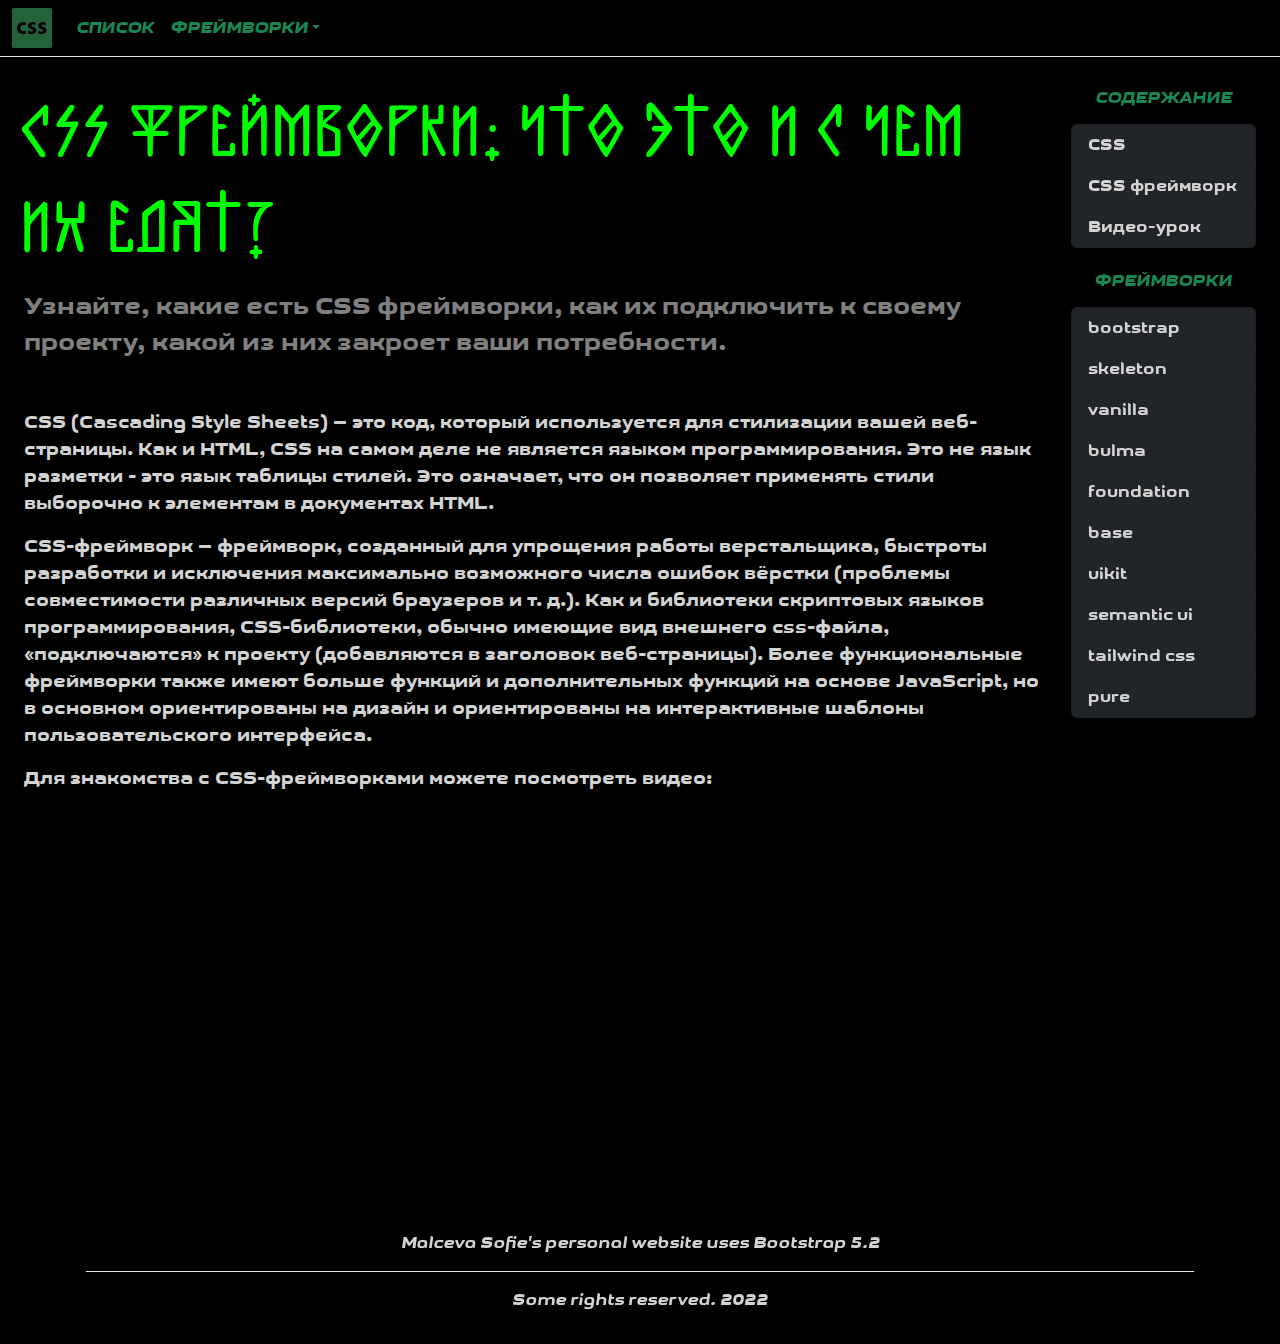
<file: index.html>
<!DOCTYPE html>
<html lang="en">
<head>
	<meta charset="UTF-8">
	<meta name="viewport" content="width=device-width, initial-scale=1.0">
	<title>CSS фреймворки</title>
	<link rel="icon" href="images/icon.png" type="image/png">
	<link rel="stylesheet" href="css/bootstrap.css">
	<link rel="stylesheet" href="css/main.css">
	<link rel="stylesheet" href="css/media.css">
	<style>
		@font-face {
			font-family: headline;
			src: local(headline), url(font/GetVoIP_Grotesque_Italic.ttf);
		}
		@font-face {
			font-family: title;
			src: local(title), url(font/galaktika.ttf);
		}
		@font-face {
			font-family: elements;
			src: local(elements), url(font/GetVoIP_Grotesque.ttf);
		}
	</style>
</head>
<body>
	<header>
		<nav class="navbar navbar-dark navbar-expand-lg border-bottom">
			<div class="container-fluid">
				<div>
					<a href="index.html" class="navbar-brand text-brand"><img class="logo" src="images/logo.png"></a>
				</div>
		  		<button class="navbar-toggler" type="button" data-bs-toggle="collapse" data-bs-target="#navbarSupportedContent" aria-controls="navbarSupportedContent" aria-expanded="false" aria-label="Toggle navigation"><span class="navbar-toggler-icon"></span></button>
		  		<div class="collapse navbar-collapse" id="navbarSupportedContent">
			  		<ul class="navbar-nav me-auto mb-2 mb-lg-0 d-flex">
			  			<li class="nav-item">
				        	<a class="nav-link text-success f-bold f-headline" aria-current="page" href="list.html">СПИСОК</a>
				        </li>
			  			<li class="nav-item dropdown">
				  			<a href="#" class="nav-link dropdown-toggle text-success f-bold f-headline" id="navbarDropdown" role="button" data-bs-toggle="dropdown" aria-expanded="false">ФРЕЙМВОРКИ</a>	
				  			<ul class="dropdown-menu bg-dark">
					  			<li>
					  				<a href="bootstrap.html" class="dropdown-item f-elements text-brand">bootstrap</a>
									<a href="skeleton.html" class="dropdown-item f-elements text-brand">skeleton</a>
					  				<a href="vanilla.html" class="dropdown-item f-elements text-brand">vanilla</a>
					  				<a href="bulma.html" class="dropdown-item f-elements text-brand">bulma</a>
					  				<a href="foundation.html" class="dropdown-item f-elements text-brand">foundation</a>
					  				<a href="base.html" class="dropdown-item f-elements text-brand">base</a>
									<a href="uikit.html" class="dropdown-item f-elements text-brand">uikit</a>
				  					<a href="semantic-ui.html" class="dropdown-item f-elements text-brand">semantic ui</a>
				  					<a href="tailwind-css.html" class="dropdown-item f-elements text-brand">tailwind css</a>
				  					<a href="pure.html" class="dropdown-item f-elements text-brand">pure</a>
				  				</li>
					  		</ul>
					  	</li>
				  	</ul>
		  		</div>
		  	</div>
		</nav>
	</header>
	<div class="container-fluid bd-gutter mt-5 my-md-4 bd-layout">
		<div class="container-fluid">
			<div class="row">
				<div class="col-12 col-xs-12 col-sm-12 col-md-12 col-lg-10 col-xl-10">
				    <main class="bd-main">
				     	<div class="align-items-center justify-content-between d-flex">
				          	<h1 class="bd-title mb-0 text-title f-title" id="content">CSS фреймворки: что это и с чем их едят?</h1>
				    	</div>
				    	<div class="py-2"></div>
				    	<p class="bd-lead text-darkgrey f-24 f-elements">Узнайте, какие есть CSS фреймворки, как их подключить к своему проекту, какой из них закроет ваши потребности.</p>
				    	<div class="py-2 d-none d-mg-block d-sm-block"></div>
				    	<h6 class="text-center d-none d-md-block d-sm-block d-lg-none d-xl-none d-xxl-none text-success f-bold f-headline text-grey"> ОБЗОР СТРАНИЦЫ </h6>
				    	<div class="list-group py-2 d-none d-mg-block d-sm-block d-lg-none d-xl-none d-xxl-none" id="list-tab" role="tablist">
					    	<a href="#css" class="list-group-item list-group-item-action bg-dark f-elements text-grey" role="tab">CSS</a>
					    	<a href="#css-frame" class="list-group-item list-group-item-action bg-dark f-elements text-grey" role="tab">CSS фреймворк</a>
					    	<a href="#video" class="list-group-item list-group-item-action bg-dark f-elements text-grey" role="tab">Видео-урок</a>
					    </div>
					    <div class="py-2"></div>
					    <p class="bd-lead text-grey f-18 f-elements" id="css">CSS (Cascading Style Sheets) — это код, который используется для стилизации вашей веб-страницы. Как и HTML, CSS на самом деле не является языком программирования. Это не язык разметки - это язык таблицы стилей. Это означает, что он позволяет применять стили выборочно к элементам в документах HTML. </p>
					    <p class="bd-lead text-grey f-18 f-elements" id="css-frame">CSS-фреймворк — фреймворк, созданный для упрощения работы верстальщика, быстроты разработки и исключения максимально возможного числа ошибок вёрстки (проблемы совместимости различных версий браузеров и т. д.). Как и библиотеки скриптовых языков программирования, CSS-библиотеки, обычно имеющие вид внешнего css-файла, «подключаются» к проекту (добавляются в заголовок веб-страницы). Более функциональные фреймворки также имеют больше функций и дополнительных функций на основе JavaScript, но в основном ориентированы на дизайн и ориентированы на интерактивные шаблоны пользовательского интерфейса.</p>
					    <p class="bd-lead text-grey f-18 f-elements">Для знакомства с CSS-фреймворками можете посмотреть видео: </p>
					    <div class="video">
					    	<iframe class="video-youtube" src="https://www.youtube.com/embed/1J5aRqJDUv0" title="Что такое CSS фреймворки и зачем они нужны" id="video"></iframe>
					    </div>
				    </main>
			  	</div>
			  	<div class="col-md-3 col-lg-2 col-xl-2 py-2 d-none d-lg-block">
			  		<h6 class="text-center d-none d-lg-block text-success f-bold f-headline text-grey"> СОДЕРЖАНИЕ </h6>
					<div class="list-group py-2 d-none d-md-block" id="list-tab" role="tablist">
				    	<a href="#css" class="list-group-item list-group-item-action bg-dark f-elements text-grey" role="tab">CSS</a>
				    	<a href="#css-frame" class="list-group-item list-group-item-action bg-dark f-elements text-grey" role="tab">CSS фреймворк</a>
				    	<a href="#video" class="list-group-item list-group-item-action bg-dark f-elements text-grey" role="tab">Видео-урок</a>
				    </div>
			  		<div class="py-2"></div>
			  		<h6 class="text-center d-none d-lg-block text-success f-bold f-headline">ФРЕЙМВОРКИ</h6>
					<div class="list-group py-2 d-none d-lg-block" id="list-tab" role="tablist">
				    	<a class="list-group-item list-group-item-action bg-dark f-elements text-grey" href="bootstrap.html" role="tab">bootstrap</a>
				    	<a class="list-group-item list-group-item-action bg-dark f-elements text-grey" href="skeleton.html" role="tab">skeleton</a>
				    	<a class="list-group-item list-group-item-action bg-dark f-elements text-grey" href="vanilla.html" role="tab">vanilla</a>
				    	<a class="list-group-item list-group-item-action bg-dark f-elements text-grey" href="bulma.html" role="tab">bulma</a>
				    	<a class="list-group-item list-group-item-action bg-dark f-elements text-grey" href="foundation.html" role="tab">foundation</a>
				    	<a class="list-group-item list-group-item-action bg-dark f-elements text-grey" href="base.html" role="tab">base</a>
				    	<a class="list-group-item list-group-item-action bg-dark f-elements text-grey" href="uikit.html" role="tab">uikit</a>
				    	<a class="list-group-item list-group-item-action bg-dark f-elements text-grey" href="semantic-ui.html" role="tab">semantic ui</a>
				    	<a class="list-group-item list-group-item-action bg-dark f-elements text-grey" href="tailwind-css.html" role="tab">tailwind css</a>
				    	<a class="list-group-item list-group-item-action bg-dark f-elements text-grey" href="pure.html" role="tab">pure</a>
				    </div>
			  	</div>
			</div>
		</div>
	</div>
	<div class="container-fluid bg-black">
		<footer class="bd-footer py-2 py-md-3 mx-0 mt-4 d-flex bg-black">
			<div class="container py-2 py-md-3 px-4 px-md-3 f-headline">
				<div class="text-center border-bottom pb-3 mb-3 text-grey text-footer">
					Malceva Sofie's personal website uses Bootstrap 5.2</div>
				<div class="text-center text-grey text-footer">Some rights reserved. 2022</div>
			</div>
		</footer>
	</div>
	<script src="js/bootstrap.bundle.js"></script>
</body>
</html>
</file>
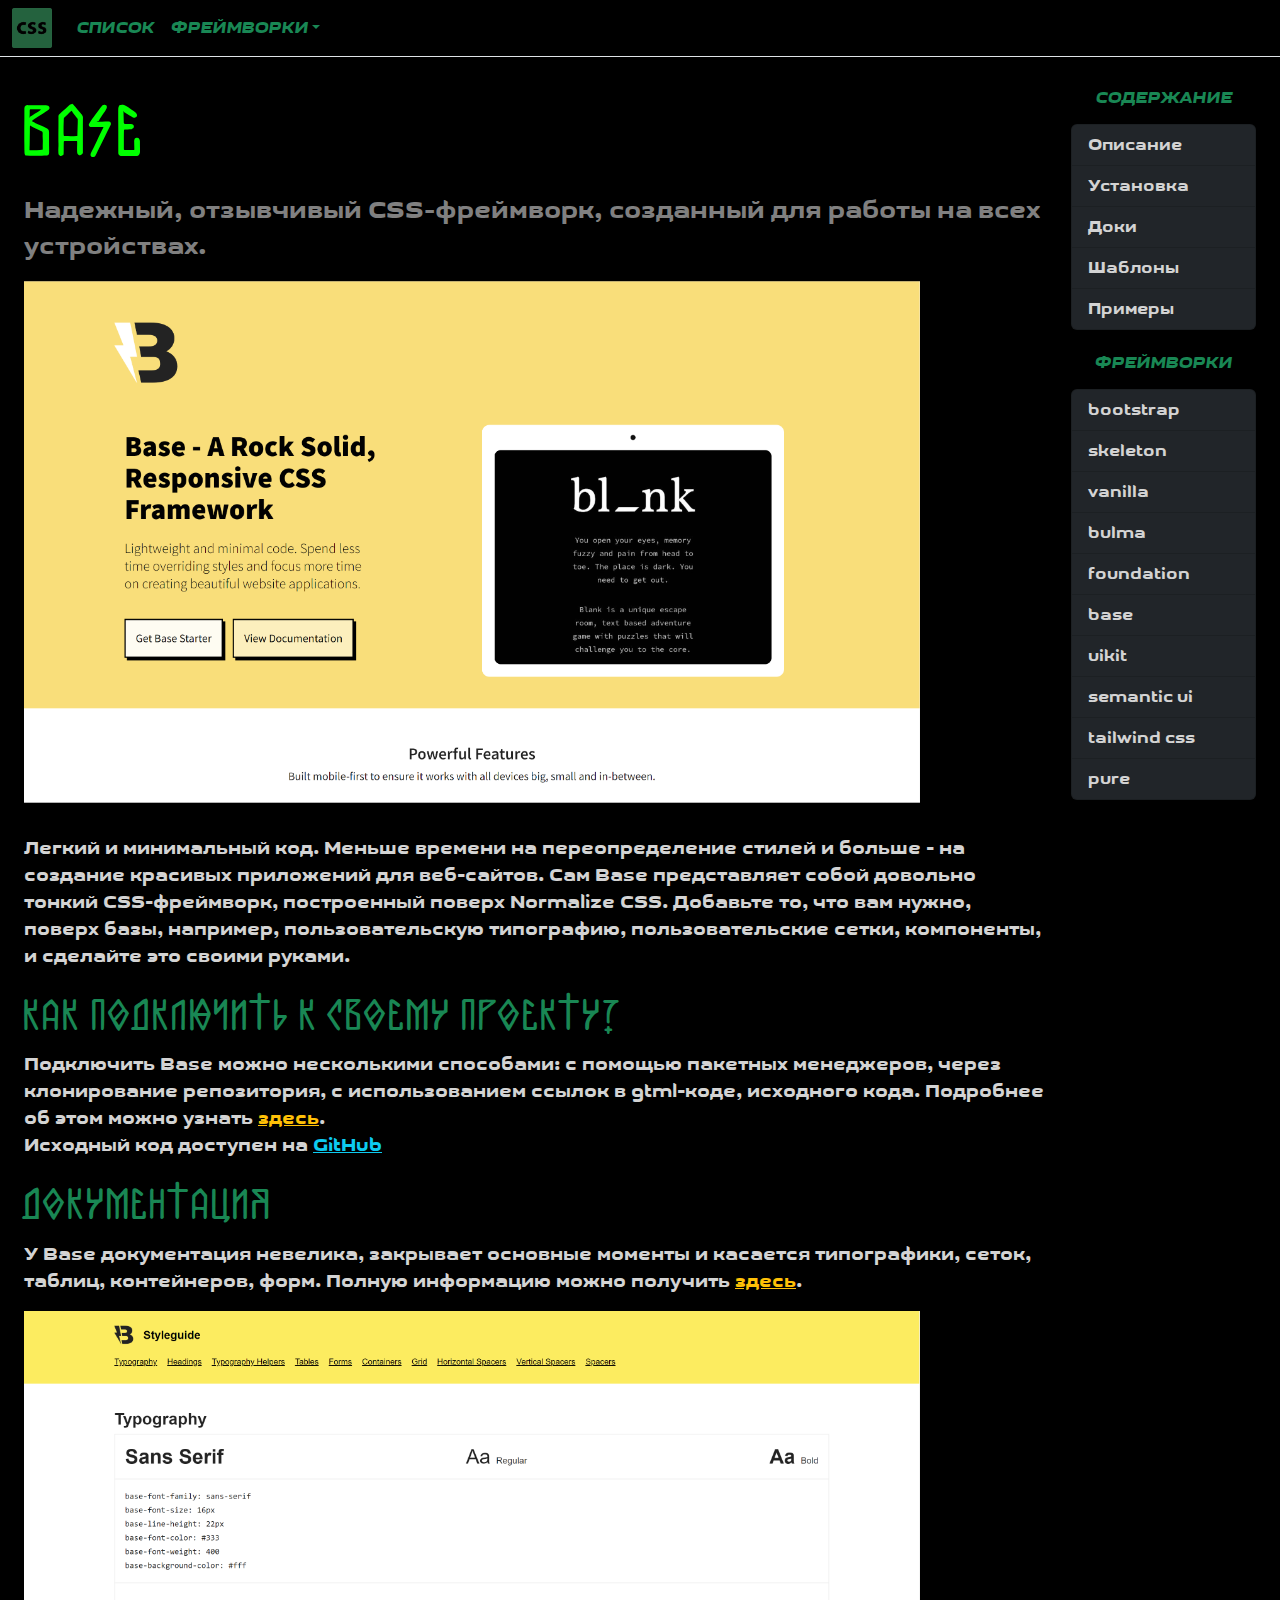
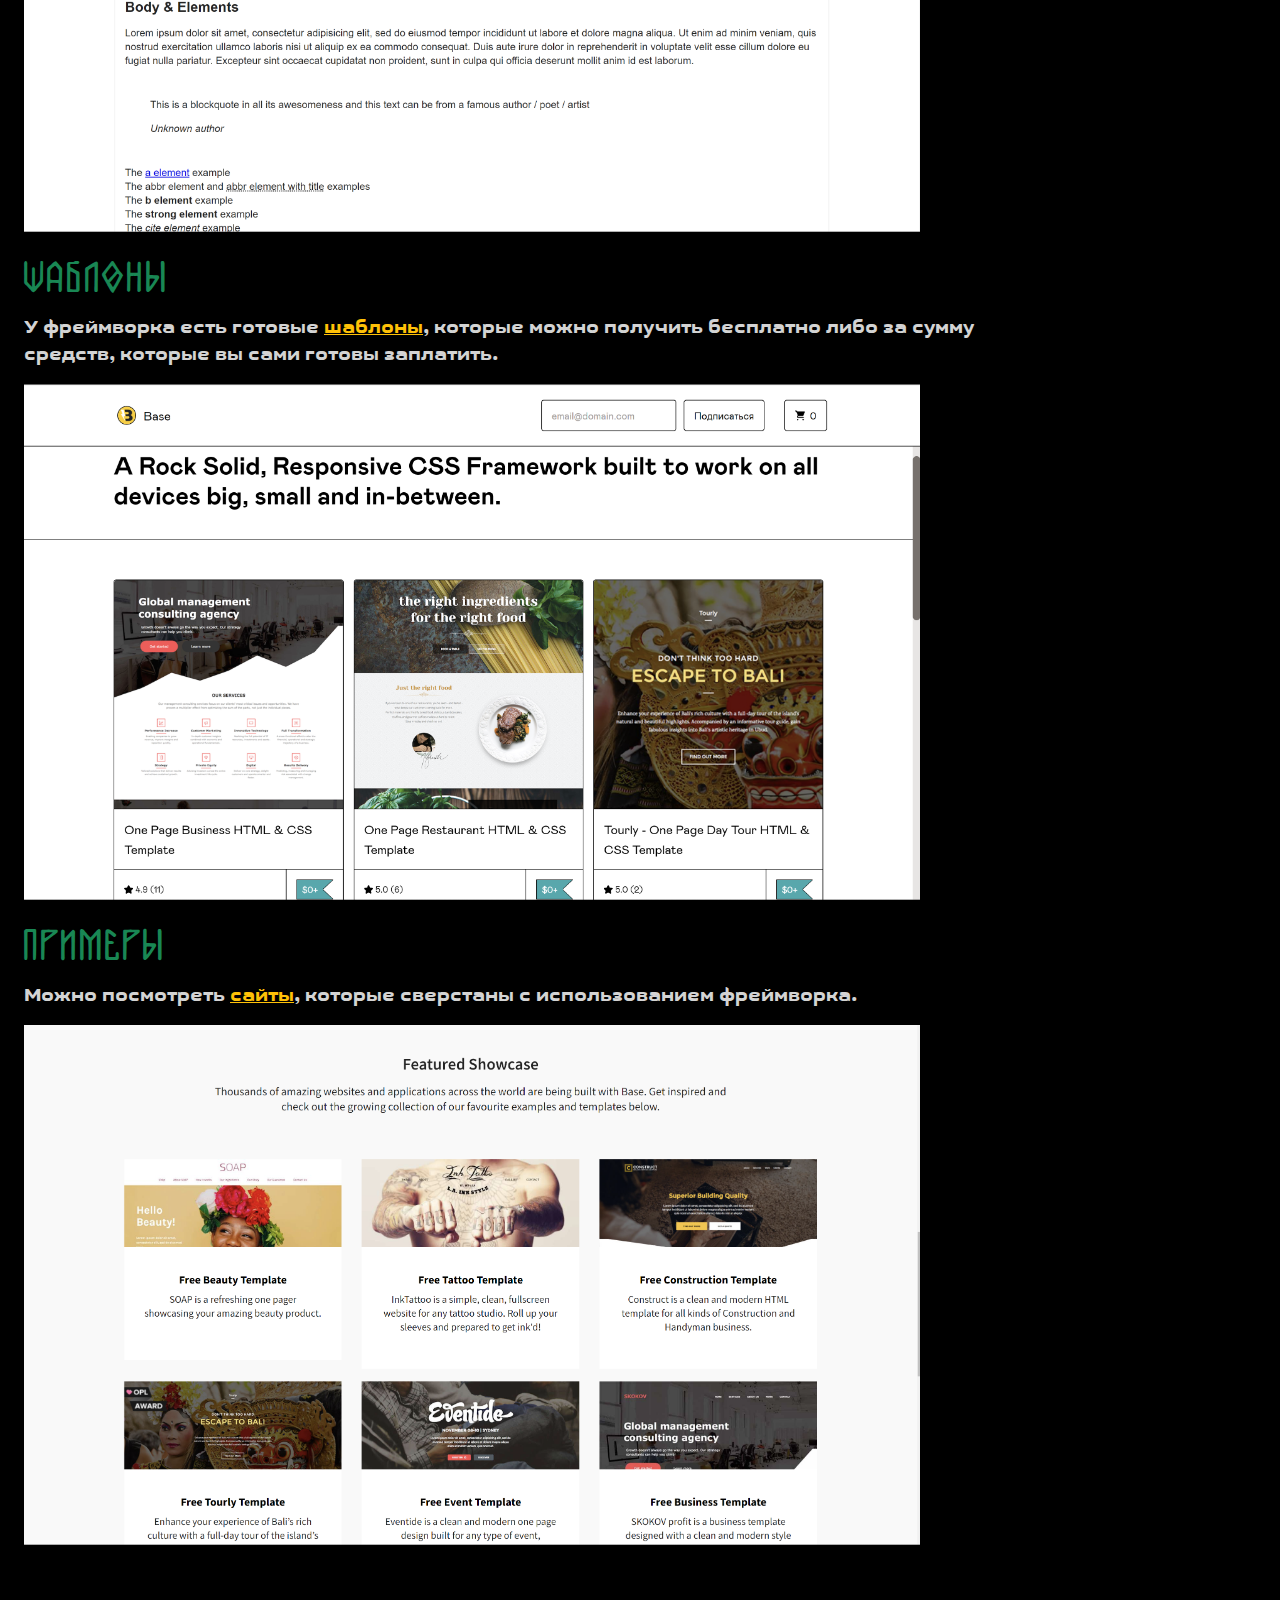
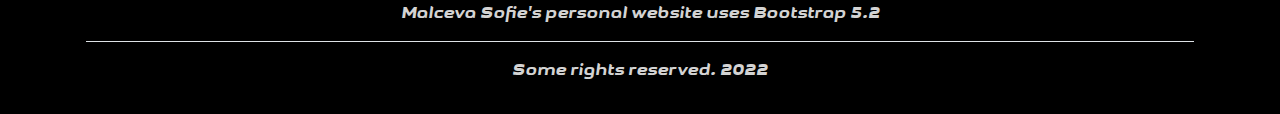
<file: base.html>
<!DOCTYPE html>
<html lang="en">
<head>
	<meta charset="UTF-8">
	<meta name="viewport" content="width=device-width, initial-scale=1.0">
	<title> Фреймворк Base </title>
	<link rel="icon" href="images/icon.png" type="image/png">
	<link rel="stylesheet" href="css/bootstrap.css">
	<link rel="stylesheet" href="css/main.css">
	<link rel="stylesheet" href="css/media.css">
	<style>
		@font-face {
			font-family: headline;
			src: local(headline), url(font/GetVoIP_Grotesque_Italic.ttf);
		}
		@font-face {
			font-family: title;
			src: local(title), url(font/galaktika.ttf);
		}
		@font-face {
			font-family: elements;
			src: local(elements), url(font/GetVoIP_Grotesque.ttf);
		}
	</style>
</head>
<body>
	<header>
		<nav class="navbar navbar-dark navbar-expand-lg border-bottom">
			<div class="container-fluid">
				<div>
					<a href="index.html" class="navbar-brand text-brand"><img class="logo" src="images/logo.png"></a>
				</div>
		  		<button class="navbar-toggler" type="button" data-bs-toggle="collapse" data-bs-target="#navbarSupportedContent" aria-controls="navbarSupportedContent" aria-expanded="false" aria-label="Toggle navigation"><span class="navbar-toggler-icon"></span></button>
		  		<div class="collapse navbar-collapse" id="navbarSupportedContent">
			  		<ul class="navbar-nav me-auto mb-2 mb-lg-0 d-flex">
			  			<li class="nav-item">
				        	<a class="nav-link text-success f-bold f-headline" aria-current="page" href="list.html">СПИСОК</a>
				        </li>
			  			<li class="nav-item dropdown">
				  			<a href="#" class="nav-link dropdown-toggle text-success f-bold f-headline" id="navbarDropdown" role="button" data-bs-toggle="dropdown" aria-expanded="false">ФРЕЙМВОРКИ</a>	
				  			<ul class="dropdown-menu bg-dark">
					  			<li>
					  				<a href="bootstrap.html" class="dropdown-item f-elements text-brand">bootstrap</a>
									<a href="skeleton.html" class="dropdown-item f-elements text-brand">skeleton</a>
					  				<a href="vanilla.html" class="dropdown-item f-elements text-brand">vanilla</a>
					  				<a href="bulma.html" class="dropdown-item f-elements text-brand">bulma</a>
					  				<a href="foundation.html" class="dropdown-item f-elements text-brand">foundation</a>
					  				<a href="base.html" class="dropdown-item f-elements text-brand">base</a>
									<a href="uikit.html" class="dropdown-item f-elements text-brand">uikit</a>
				  					<a href="semantic-ui.html" class="dropdown-item f-elements text-brand">semantic ui</a>
				  					<a href="tailwind-css.html" class="dropdown-item f-elements text-brand">tailwind css</a>
				  					<a href="pure.html" class="dropdown-item f-elements text-brand">pure</a>
				  				</li>
					  		</ul>
					  	</li>
				  	</ul>
		  		</div>
		  	</div>
		</nav>
	</header>
	<div class="container-fluid bd-gutter mt-5 my-md-4 bd-layout">
		<div class="container-fluid">
			<div class="row">
				<div class="col-12 col-xs-12 col-sm-12 col-md-12 col-lg-10 col-xl-10">
				    <main class="bd-main">
				     	<div class="align-items-center justify-content-between d-flex">
				          	<h1 class="bd-title mb-0 text-title f-title" id="content">Base</h1>
				    	</div>
				    	<div class="py-2"></div>
				    	<p class="bd-lead text-darkgrey f-24 f-elements">Надежный, отзывчивый CSS-фреймворк, созданный для работы на всех устройствах.</p>
				    	<a class="link-img-page" href="images/base.png" target="_blank" class=""><img class="img-page" src="images/base.png"></a>
				    	<div class="py-2 d-none d-mg-block d-sm-block"></div>
				    	<h6 class="text-center d-none d-md-block d-sm-block d-lg-none d-xl-none d-xxl-none text-success f-bold f-headline text-grey"> ОБЗОР СТРАНИЦЫ </h6>
				    	<div class="list-group py-2 d-none d-mg-block d-sm-block d-lg-none d-xl-none d-xxl-none" id="list-tab" role="tablist">
					    	<a href="#description" class="list-group-item list-group-item-action bg-dark f-elements text-grey" role="tab">Описание</a>
					    	<a href="#links" class="list-group-item list-group-item-action bg-dark f-elements text-grey" role="tab">Установка</a>
					    	<a href="#docs" class="list-group-item list-group-item-action bg-dark f-elements text-grey" role="tab">Доки</a>
					    	<a href="#templates" class="list-group-item list-group-item-action bg-dark f-elements text-grey" role="tab">Шаблоны</a>
					    	<a href="#examples" class="list-group-item list-group-item-action bg-dark f-elements text-grey" role="tab">Примеры</a>
					    </div>
					    <div class="py-2"></div>
					    <p class="bd-lead text-grey f-18 f-elements" id="description">Легкий и минимальный код. Меньше времени на переопределение стилей и больше - на создание красивых приложений для веб-сайтов. Сам Base представляет собой довольно тонкий CSS-фреймворк, построенный поверх Normalize CSS. Добавьте то, что вам нужно, поверх базы, например, пользовательскую типографию, пользовательские сетки, компоненты, и сделайте это своими руками.</p>
					    <h2 class="text-success f-48 f-title" id="links">Как подключить к своему проекту?</h2>
					    <p class="bd-lead text-grey f-18 f-elements">Подключить Base можно несколькими способами: с помощью пакетных менеджеров, через клонирование репозитория, с использованием ссылок в gtml-коде, исходного кода. Подробнее об этом можно узнать <a class="link-warning" href="https://github.com/getbase/base/blob/master/readme.md#installation">здесь</a>.<br>Исходный код доступен на <a class="link-info" href="https://github.com/getbase/base">GitHub</a></p>
					    <h2 class="text-success f-48 f-title" id="docs">Документация</h2>
					    <p class="bd-lead text-grey f-18 f-elements">У Base документация невелика, закрывает основные моменты и касается типографики, сеток, таблиц, контейнеров, форм. Полную информацию можно получить <a class="link-warning" href="https://unpkg.com/@getbase/base@5.2.0/index.html">здесь</a>.</p>
					    <a class="link-img-page" href="images/base_docs.png" target="_blank" class=""><img class="img-page" src="images/base_docs.png"></a>
					    <div class="py-2"></div>
					    <h2 class="text-success f-48 f-title" id="templates">Шаблоны</h2>
					    <p class="bd-lead text-grey f-18 f-elements">У фреймворка есть готовые <a class="link-warning" href="https://getbase.gumroad.com/">шаблоны</a>, которые можно получить бесплатно либо за сумму средств, которые вы сами готовы заплатить.</p>
					    <a class="link-img-page" href="images/base-templates.png" target="_blank" class=""><img class="img-page" src="images/base-templates.png"></a>
					    <div class="py-2"></div>
					    <h2 class="text-success f-48 f-title" id="examples">Примеры</h2>
					    <p class="bd-lead text-grey f-18 f-elements"> Можно посмотреть <a class="link-warning" href="https://getbase.org/">сайты</a>, которые сверстаны с использованием фреймворка.</p>
					    <a class="link-img-page" href="images/base_examples.png" target="_blank" class=""><img class="img-page" src="images/base_examples.png"></a>
				    </main>
			  	</div>
			  	<div class="col-md-3 col-lg-2 col-xl-2 py-2 d-none d-lg-block">
			  		<h6 class="text-center d-none d-lg-block text-success f-bold f-headline text-grey"> СОДЕРЖАНИЕ </h6>
					<div class="list-group py-2 d-none d-md-block" id="list-tab" role="tablist">
				    	<a href="#description" class="list-group-item list-group-item-action bg-dark f-elements text-grey" role="tab">Описание</a>
				    	<a href="#links" class="list-group-item list-group-item-action bg-dark f-elements text-grey" role="tab">Установка</a>
				    	<a href="#docs" class="list-group-item list-group-item-action bg-dark f-elements text-grey" role="tab">Доки</a>
				    	<a href="#templates" class="list-group-item list-group-item-action bg-dark f-elements text-grey" role="tab">Шаблоны</a>
				    	<a href="#examples" class="list-group-item list-group-item-action bg-dark f-elements text-grey" role="tab">Примеры</a>
				    </div>
			  		<div class="py-2"></div>
			  		<h6 class="text-center d-none d-lg-block text-success f-bold f-headline">ФРЕЙМВОРКИ</h6>
					<div class="list-group py-2 d-none d-lg-block" id="list-tab" role="tablist">
				    	<a class="list-group-item list-group-item-action bg-dark f-elements text-grey" href="bootstrap.html" role="tab">bootstrap</a>
				    	<a class="list-group-item list-group-item-action bg-dark f-elements text-grey" href="skeleton.html" role="tab">skeleton</a>
				    	<a class="list-group-item list-group-item-action bg-dark f-elements text-grey" href="vanilla.html" role="tab">vanilla</a>
				    	<a class="list-group-item list-group-item-action bg-dark f-elements text-grey" href="bulma.html" role="tab">bulma</a>
				    	<a class="list-group-item list-group-item-action bg-dark f-elements text-grey" href="foundation.html" role="tab">foundation</a>
				    	<a class="list-group-item list-group-item-action bg-dark f-elements text-grey" href="base.html" role="tab">base</a>
				    	<a class="list-group-item list-group-item-action bg-dark f-elements text-grey" href="uikit.html" role="tab">uikit</a>
				    	<a class="list-group-item list-group-item-action bg-dark f-elements text-grey" href="semantic-ui.html" role="tab">semantic ui</a>
				    	<a class="list-group-item list-group-item-action bg-dark f-elements text-grey" href="tailwind-css.html" role="tab">tailwind css</a>
				    	<a class="list-group-item list-group-item-action bg-dark f-elements text-grey" href="pure.html" role="tab">pure</a>
				    </div>
			  	</div>
			</div>
		</div>
	</div>
	<div class="container-fluid bg-black">
		<footer class="bd-footer py-2 py-md-3 mx-0 mt-4 d-flex bg-black">
			<div class="container py-2 py-md-3 px-4 px-md-3 f-headline">
				<div class="text-center border-bottom pb-3 mb-3 text-grey text-footer">
					Malceva Sofie's personal website uses Bootstrap 5.2</div>
				<div class="text-center text-grey text-footer">Some rights reserved. 2022</div>
			</div>
		</footer>
	</div>
	<script src="js/bootstrap.bundle.js"></script>
</body>
</html>
</file>
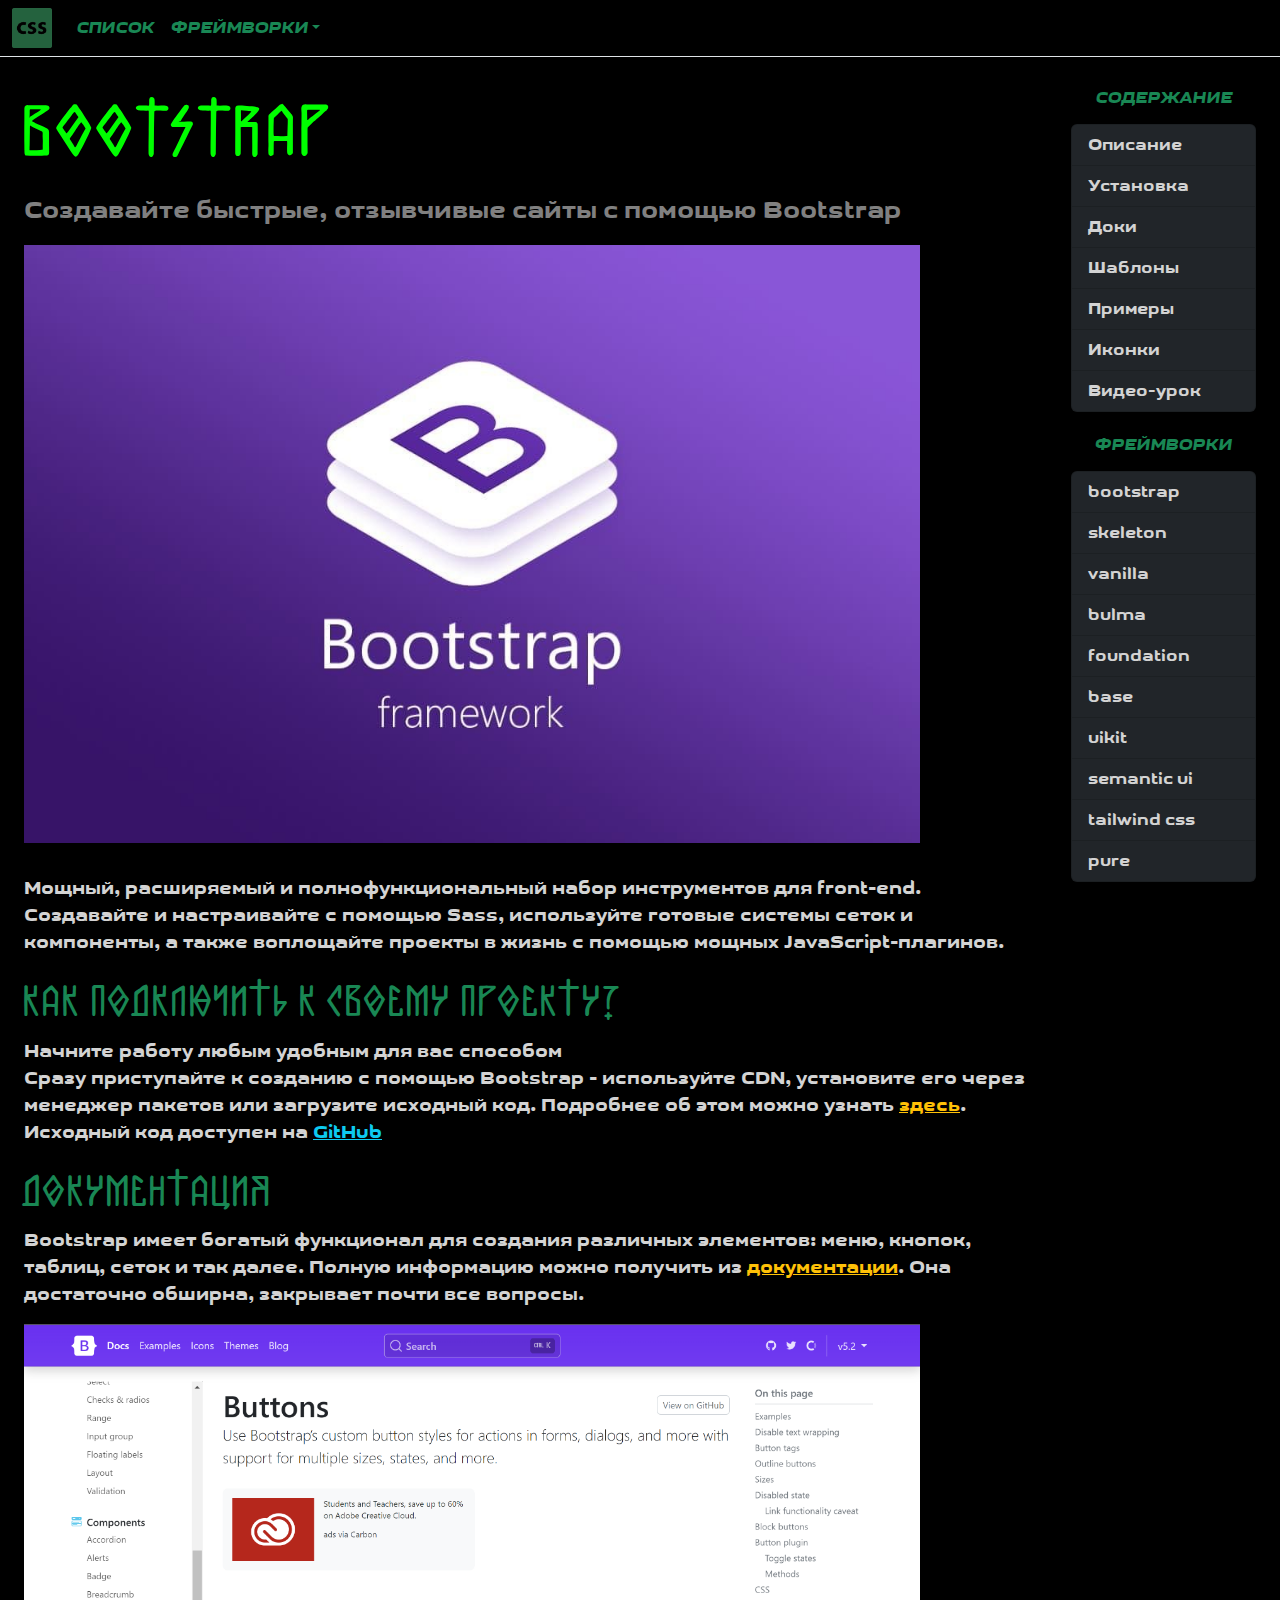
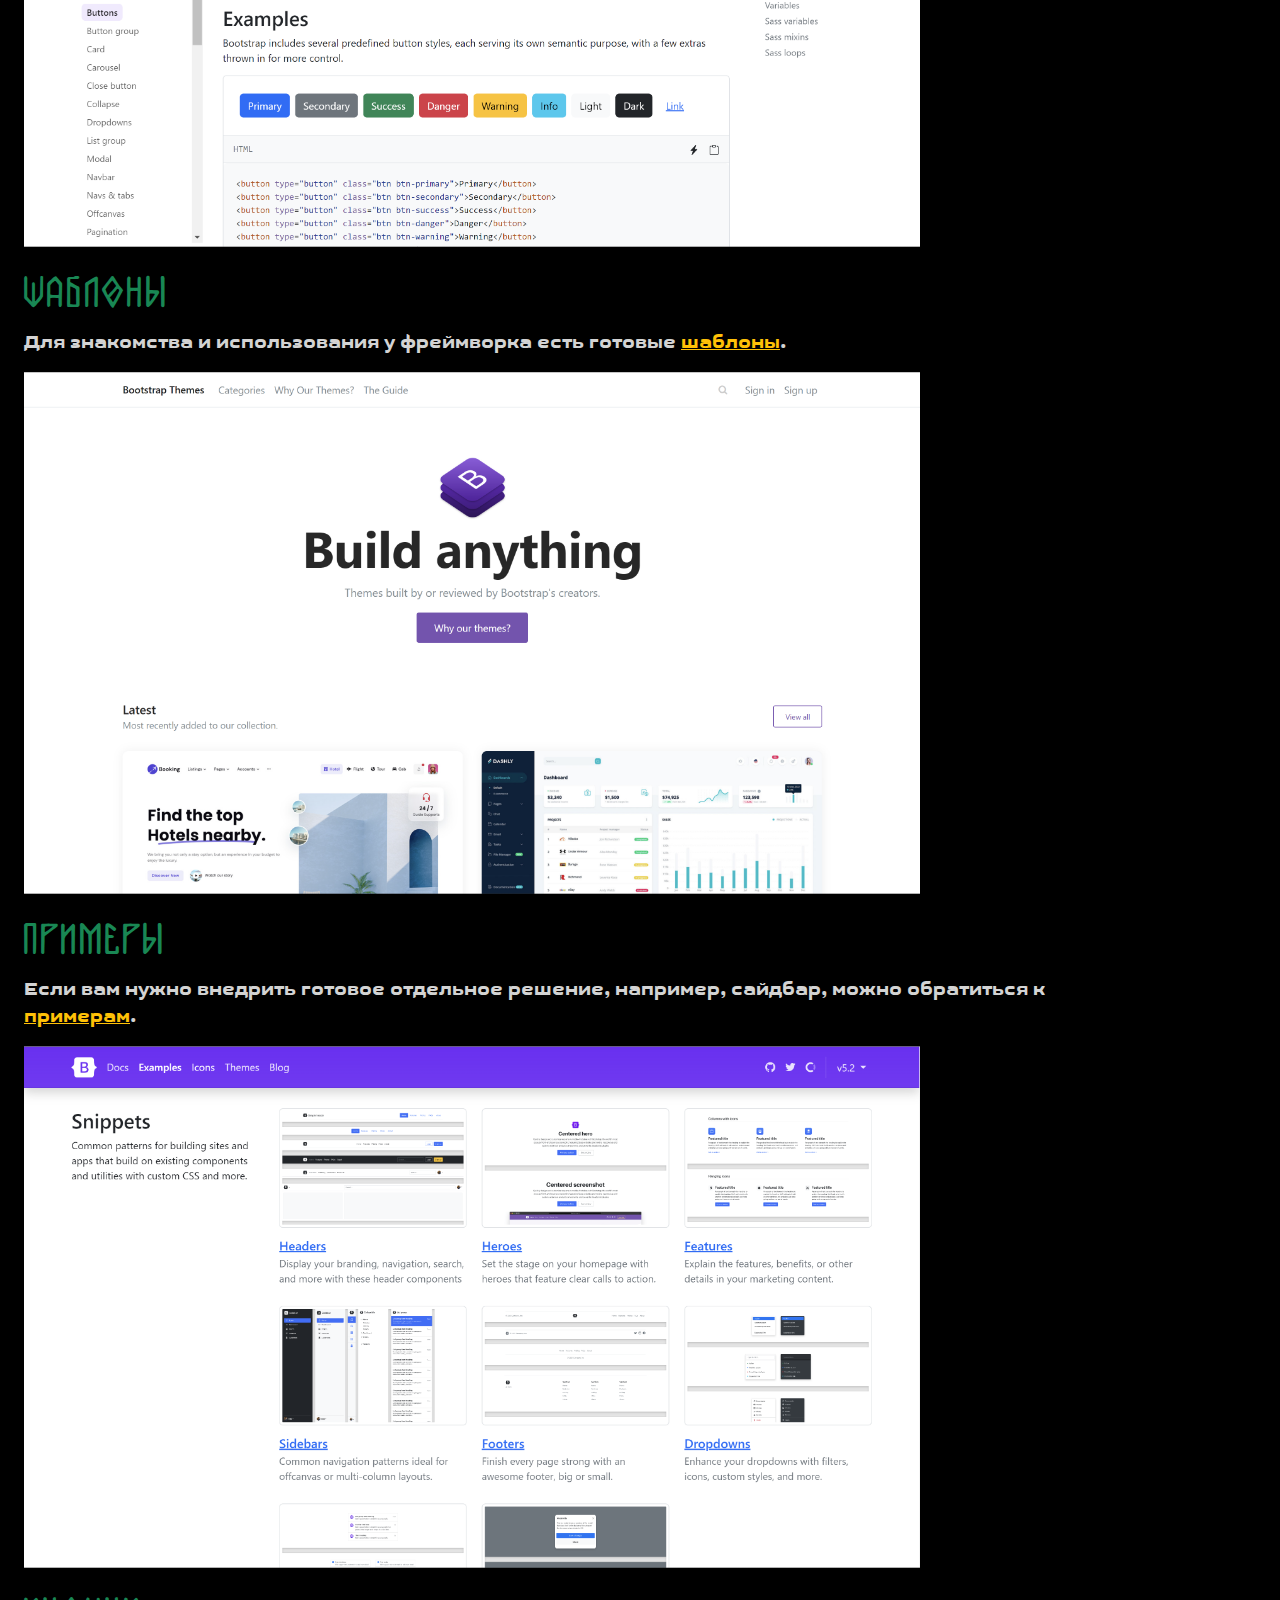
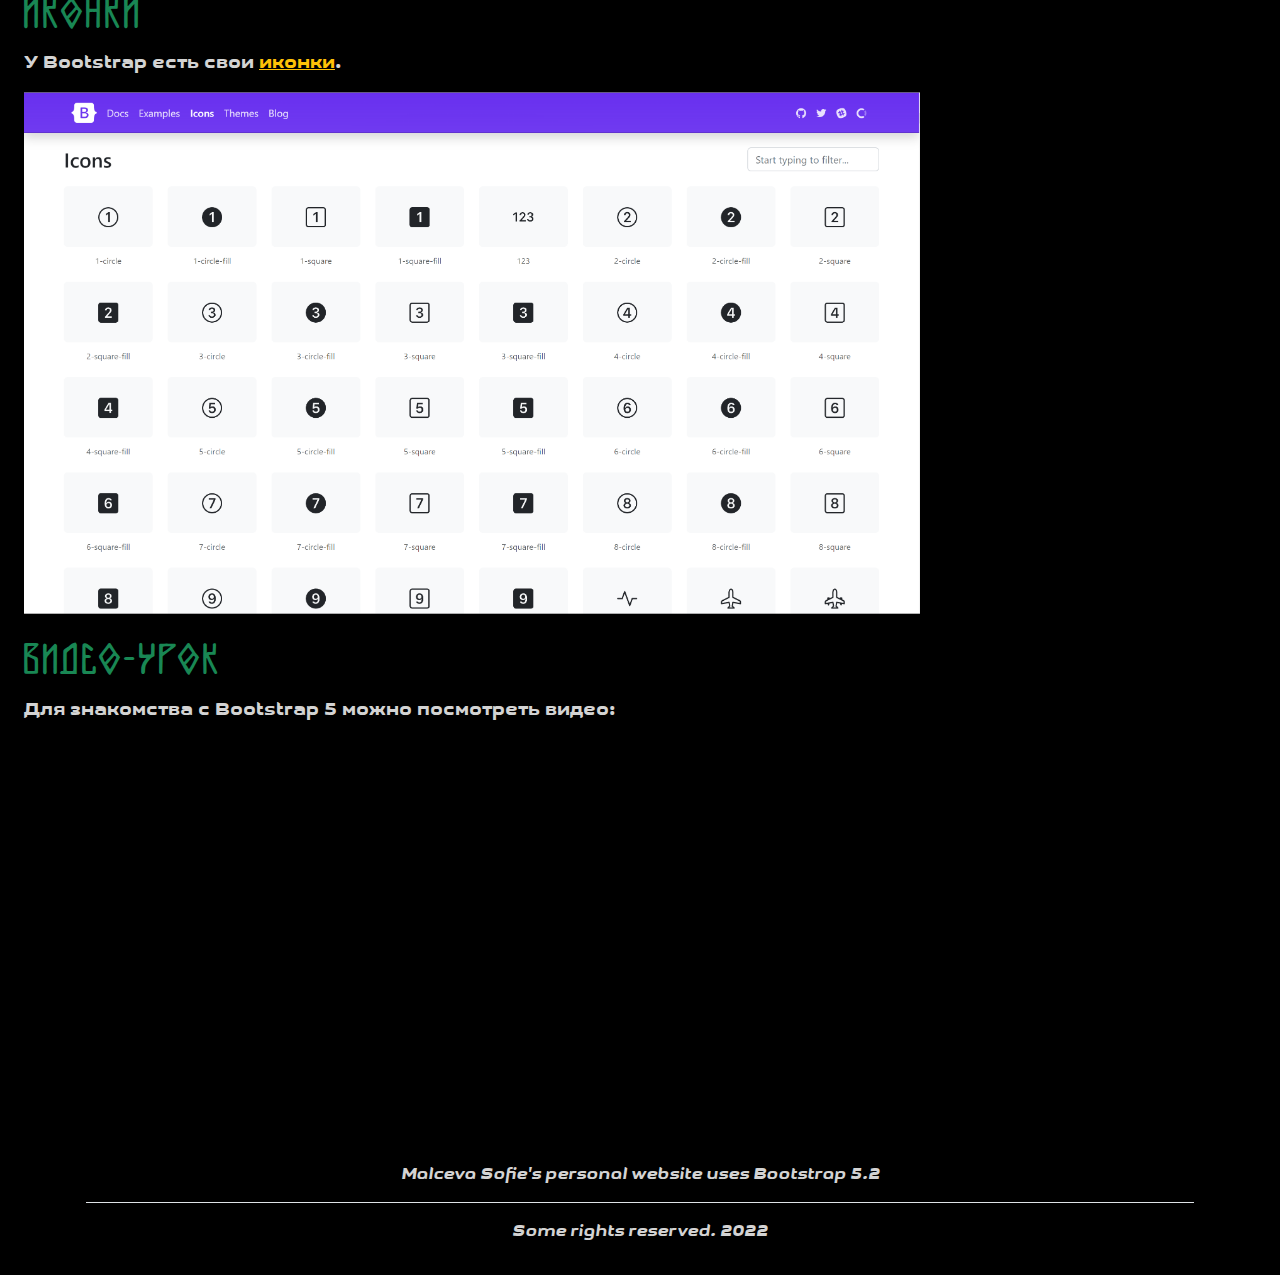
<file: bootstrap.html>
<!DOCTYPE html>
<html lang="en">
<head>
	<meta charset="UTF-8">
	<meta name="viewport" content="width=device-width, initial-scale=1.0">
	<title> Фреймворк Bootstrap </title>
	<link rel="icon" href="images/icon.png" type="image/png">
	<link rel="stylesheet" href="css/bootstrap.css">
	<link rel="stylesheet" href="css/main.css">
	<link rel="stylesheet" href="css/media.css">
	<style>
		@font-face {
			font-family: headline;
			src: local(headline), url(font/GetVoIP_Grotesque_Italic.ttf);
		}
		@font-face {
			font-family: title;
			src: local(title), url(font/galaktika.ttf);
		}
		@font-face {
			font-family: elements;
			src: local(elements), url(font/GetVoIP_Grotesque.ttf);
		}
	</style>
</head>
<body>
	<header>
		<nav class="navbar navbar-dark navbar-expand-lg border-bottom">
			<div class="container-fluid">
				<div>
					<a href="index.html" class="navbar-brand text-brand"><img class="logo" src="images/logo.png"></a>
				</div>
		  		<button class="navbar-toggler" type="button" data-bs-toggle="collapse" data-bs-target="#navbarSupportedContent" aria-controls="navbarSupportedContent" aria-expanded="false" aria-label="Toggle navigation"><span class="navbar-toggler-icon"></span></button>
		  		<div class="collapse navbar-collapse" id="navbarSupportedContent">
			  		<ul class="navbar-nav me-auto mb-2 mb-lg-0 d-flex">
			  			<li class="nav-item">
				        	<a class="nav-link text-success f-bold f-headline" aria-current="page" href="list.html">СПИСОК</a>
				        </li>
			  			<li class="nav-item dropdown">
				  			<a href="#" class="nav-link dropdown-toggle text-success f-bold f-headline" id="navbarDropdown" role="button" data-bs-toggle="dropdown" aria-expanded="false">ФРЕЙМВОРКИ</a>	
				  			<ul class="dropdown-menu bg-dark">
					  			<li>
					  				<a href="bootstrap.html" class="dropdown-item f-elements text-brand">bootstrap</a>
									<a href="skeleton.html" class="dropdown-item f-elements text-brand">skeleton</a>
					  				<a href="vanilla.html" class="dropdown-item f-elements text-brand">vanilla</a>
					  				<a href="bulma.html" class="dropdown-item f-elements text-brand">bulma</a>
					  				<a href="foundation.html" class="dropdown-item f-elements text-brand">foundation</a>
					  				<a href="base.html" class="dropdown-item f-elements text-brand">base</a>
									<a href="uikit.html" class="dropdown-item f-elements text-brand">uikit</a>
				  					<a href="semantic-ui.html" class="dropdown-item f-elements text-brand">semantic ui</a>
				  					<a href="tailwind-css.html" class="dropdown-item f-elements text-brand">tailwind css</a>
				  					<a href="pure.html" class="dropdown-item f-elements text-brand">pure</a>
				  				</li>
					  		</ul>
					  	</li>
				  	</ul>
		  		</div>
		  	</div>
		</nav>
	</header>
	<div class="container-fluid bd-gutter mt-5 my-md-4 bd-layout">
		<div class="container-fluid">
			<div class="row">
				<div class="col-12 col-xs-12 col-sm-12 col-md-12 col-lg-10 col-xl-10">
				    <main class="bd-main">
				     	<div class="align-items-center justify-content-between d-flex">
				          	<h1 class="bd-title mb-0 text-title f-title" id="content">Bootstrap</h1>
				    	</div>
				    	<div class="py-2"></div>
				    	<p class="bd-lead text-darkgrey f-24 f-elements">Создавайте быстрые, отзывчивые сайты с помощью Bootstrap</p>
				    	<a class="link-img-page" href="images/bootstrap.jpg" target="_blank" class=""><img class="img-page" src="images/bootstrap.jpg"></a>
				    	<div class="py-2 d-none d-mg-block d-sm-block"></div>
				    	<h6 class="text-center d-none d-md-block d-sm-block d-lg-none d-xl-none d-xxl-none text-success f-bold f-headline text-grey"> ОБЗОР СТРАНИЦЫ </h6>
				    	<div class="list-group py-2 d-none d-mg-block d-sm-block d-lg-none d-xl-none d-xxl-none" id="list-tab" role="tablist">
					    	<a href="#description" class="list-group-item list-group-item-action bg-dark f-elements text-grey" role="tab">Описание</a>
					    	<a href="#links" class="list-group-item list-group-item-action bg-dark f-elements text-grey" role="tab">Установка</a>
					    	<a href="#docs" class="list-group-item list-group-item-action bg-dark f-elements text-grey" role="tab">Доки</a>
					    	<a href="#templates" class="list-group-item list-group-item-action bg-dark f-elements text-grey" role="tab">Шаблоны</a>
					    	<a href="#examples" class="list-group-item list-group-item-action bg-dark f-elements text-grey" role="tab">Примеры</a>
					    	<a href="#icons" class="list-group-item list-group-item-action bg-dark f-elements text-grey" role="tab">Иконки</a>
					    	<a href="#video" class="list-group-item list-group-item-action bg-dark f-elements text-grey" role="tab">Видео-урок</a>
					    </div>
					    <div class="py-2"></div>
					    <p class="bd-lead text-grey f-18 f-elements" id="description">Мощный, расширяемый и полнофункциональный набор инструментов для front-end. Создавайте и настраивайте с помощью Sass, используйте готовые системы сеток и компоненты, а также воплощайте проекты в жизнь с помощью мощных JavaScript-плагинов.</p>
					    <h2 class="text-success f-48 f-title" id="links">Как подключить к своему проекту?</h2>
					    <p class="bd-lead text-grey f-18 f-elements">Начните работу любым удобным для вас способом<br>Сразу приступайте к созданию с помощью Bootstrap - используйте CDN, установите его через менеджер пакетов или загрузите исходный код. Подробнее об этом можно узнать <a class="link-warning" href="https://getbootstrap.com/docs/5.2/getting-started/download/">здесь</a>.<br>Исходный код доступен на <a class="link-info" href="https://github.com/twbs/bootstrap">GitHub</a></p>
					    <h2 class="text-success f-48 f-title" id="docs">Документация</h2>
					    <p class="bd-lead text-grey f-18 f-elements">Bootstrap имеет богатый функционал для создания различных элементов: меню, кнопок, таблиц, сеток и так далее. Полную информацию можно получить из <a class="link-warning" href="https://getbootstrap.com/docs/5.2/getting-started/introduction/">документации</a>. Она достаточно обширна, закрывает почти все вопросы.</p>
					    <a class="link-img-page" href="images/bootstrap_docs.png" target="_blank" class=""><img class="img-page" src="images/bootstrap_docs.png"></a>
					    <div class="py-2"></div>
					    <h2 class="text-success f-48 f-title" id="templates">Шаблоны</h2>
					    <p class="bd-lead text-grey f-18 f-elements">Для знакомства и использования у фреймворка есть готовые <a class="link-warning" href="https://themes.getbootstrap.com/">шаблоны</a>.</p>
					    <a class="link-img-page" href="images/bootstrap_themes.png" target="_blank" class=""><img class="img-page" src="images/bootstrap_themes.png"></a>
					    <div class="py-2"></div>
					    <h2 class="text-success f-48 f-title" id="examples">Примеры</h2>
					    <p class="bd-lead text-grey f-18 f-elements">Если вам нужно внедрить готовое отдельное решение, например, сайдбар, можно обратиться к <a class="link-warning" href="https://getbootstrap.com/docs/5.2/examples/">примерам</a>.</p>
					    <a class="link-img-page" href="images/bootstrap_examples.png" target="_blank" class=""><img class="img-page" src="images/bootstrap_examples.png"></a>
					    <div class="py-2"></div>
					    <h2 class="text-success f-48 f-title" id="icons">Иконки</h2>
					    <p class="bd-lead text-grey f-18 f-elements">У Bootstrap есть свои <a class="link-warning" href="https://icons.getbootstrap.com/">иконки</a>.</p>
					    <a class="link-img-page" href="images/bootstrap_icons.png" target="_blank" class=""><img class="img-page" src="images/bootstrap_icons.png"></a>
					    <div class="py-2"></div>
					    <h2 class="text-success f-48 f-title" id="video">Видео-урок</h2>
					    <p class="bd-lead text-grey f-18 f-elements">Для знакомства с Bootstrap 5 можно посмотреть видео: </p>
					    <div class="video">
					    	<iframe class="video-youtube" src="https://www.youtube.com/embed/7EKg_IgTztU" id="video"></iframe>
					    </div>
				    </main>
			  	</div>
			  	<div class="col-md-3 col-lg-2 col-xl-2 py-2 d-none d-lg-block">
			  		<h6 class="text-center d-none d-lg-block text-success f-bold f-headline text-grey"> СОДЕРЖАНИЕ </h6>
					<div class="list-group py-2 d-none d-md-block" id="list-tab" role="tablist">
				    	<a href="#description" class="list-group-item list-group-item-action bg-dark f-elements text-grey" role="tab">Описание</a>
				    	<a href="#links" class="list-group-item list-group-item-action bg-dark f-elements text-grey" role="tab">Установка</a>
				    	<a href="#docs" class="list-group-item list-group-item-action bg-dark f-elements text-grey" role="tab">Доки</a>
				    	<a href="#templates" class="list-group-item list-group-item-action bg-dark f-elements text-grey" role="tab">Шаблоны</a>
				    	<a href="#examples" class="list-group-item list-group-item-action bg-dark f-elements text-grey" role="tab">Примеры</a>
				    	<a href="#icons" class="list-group-item list-group-item-action bg-dark f-elements text-grey" role="tab">Иконки</a>
				    	<a href="#video" class="list-group-item list-group-item-action bg-dark f-elements text-grey" role="tab">Видео-урок</a>
				    </div>
			  		<div class="py-2"></div>
			  		<h6 class="text-center d-none d-lg-block text-success f-bold f-headline">ФРЕЙМВОРКИ</h6>
					<div class="list-group py-2 d-none d-lg-block" id="list-tab" role="tablist">
				    	<a class="list-group-item list-group-item-action bg-dark f-elements text-grey" href="bootstrap.html" role="tab">bootstrap</a>
				    	<a class="list-group-item list-group-item-action bg-dark f-elements text-grey" href="skeleton.html" role="tab">skeleton</a>
				    	<a class="list-group-item list-group-item-action bg-dark f-elements text-grey" href="vanilla.html" role="tab">vanilla</a>
				    	<a class="list-group-item list-group-item-action bg-dark f-elements text-grey" href="bulma.html" role="tab">bulma</a>
				    	<a class="list-group-item list-group-item-action bg-dark f-elements text-grey" href="foundation.html" role="tab">foundation</a>
				    	<a class="list-group-item list-group-item-action bg-dark f-elements text-grey" href="base.html" role="tab">base</a>
				    	<a class="list-group-item list-group-item-action bg-dark f-elements text-grey" href="uikit.html" role="tab">uikit</a>
				    	<a class="list-group-item list-group-item-action bg-dark f-elements text-grey" href="semantic-ui.html" role="tab">semantic ui</a>
				    	<a class="list-group-item list-group-item-action bg-dark f-elements text-grey" href="tailwind-css.html" role="tab">tailwind css</a>
				    	<a class="list-group-item list-group-item-action bg-dark f-elements text-grey" href="pure.html" role="tab">pure</a>
				    </div>
			  	</div>
			</div>
		</div>
	</div>
	<div class="container-fluid bg-black">
		<footer class="bd-footer py-2 py-md-3 mx-0 mt-4 d-flex bg-black">
			<div class="container py-2 py-md-3 px-4 px-md-3 f-headline">
				<div class="text-center border-bottom pb-3 mb-3 text-grey text-footer">
					Malceva Sofie's personal website uses Bootstrap 5.2</div>
				<div class="text-center text-grey text-footer">Some rights reserved. 2022</div>
			</div>
		</footer>
	</div>
	<script src="js/bootstrap.bundle.js"></script>
</body>
</html>
</file>
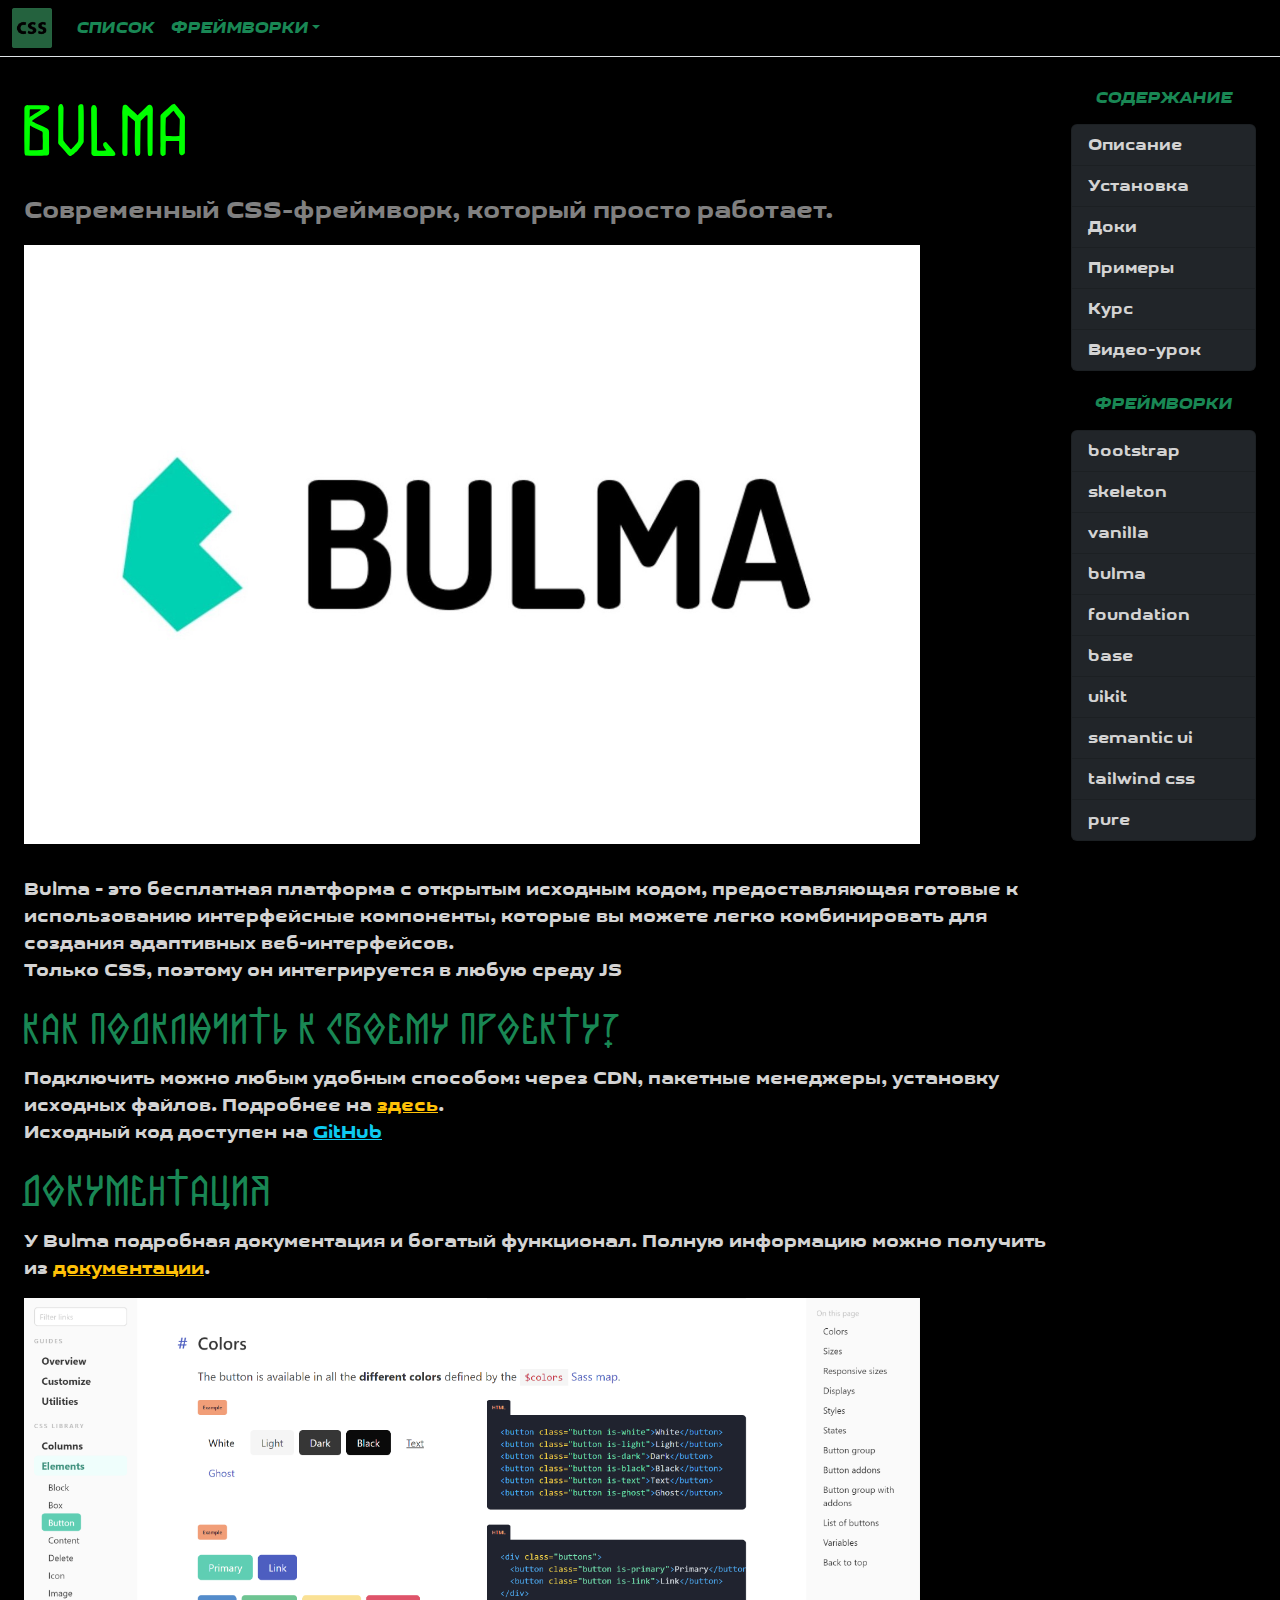
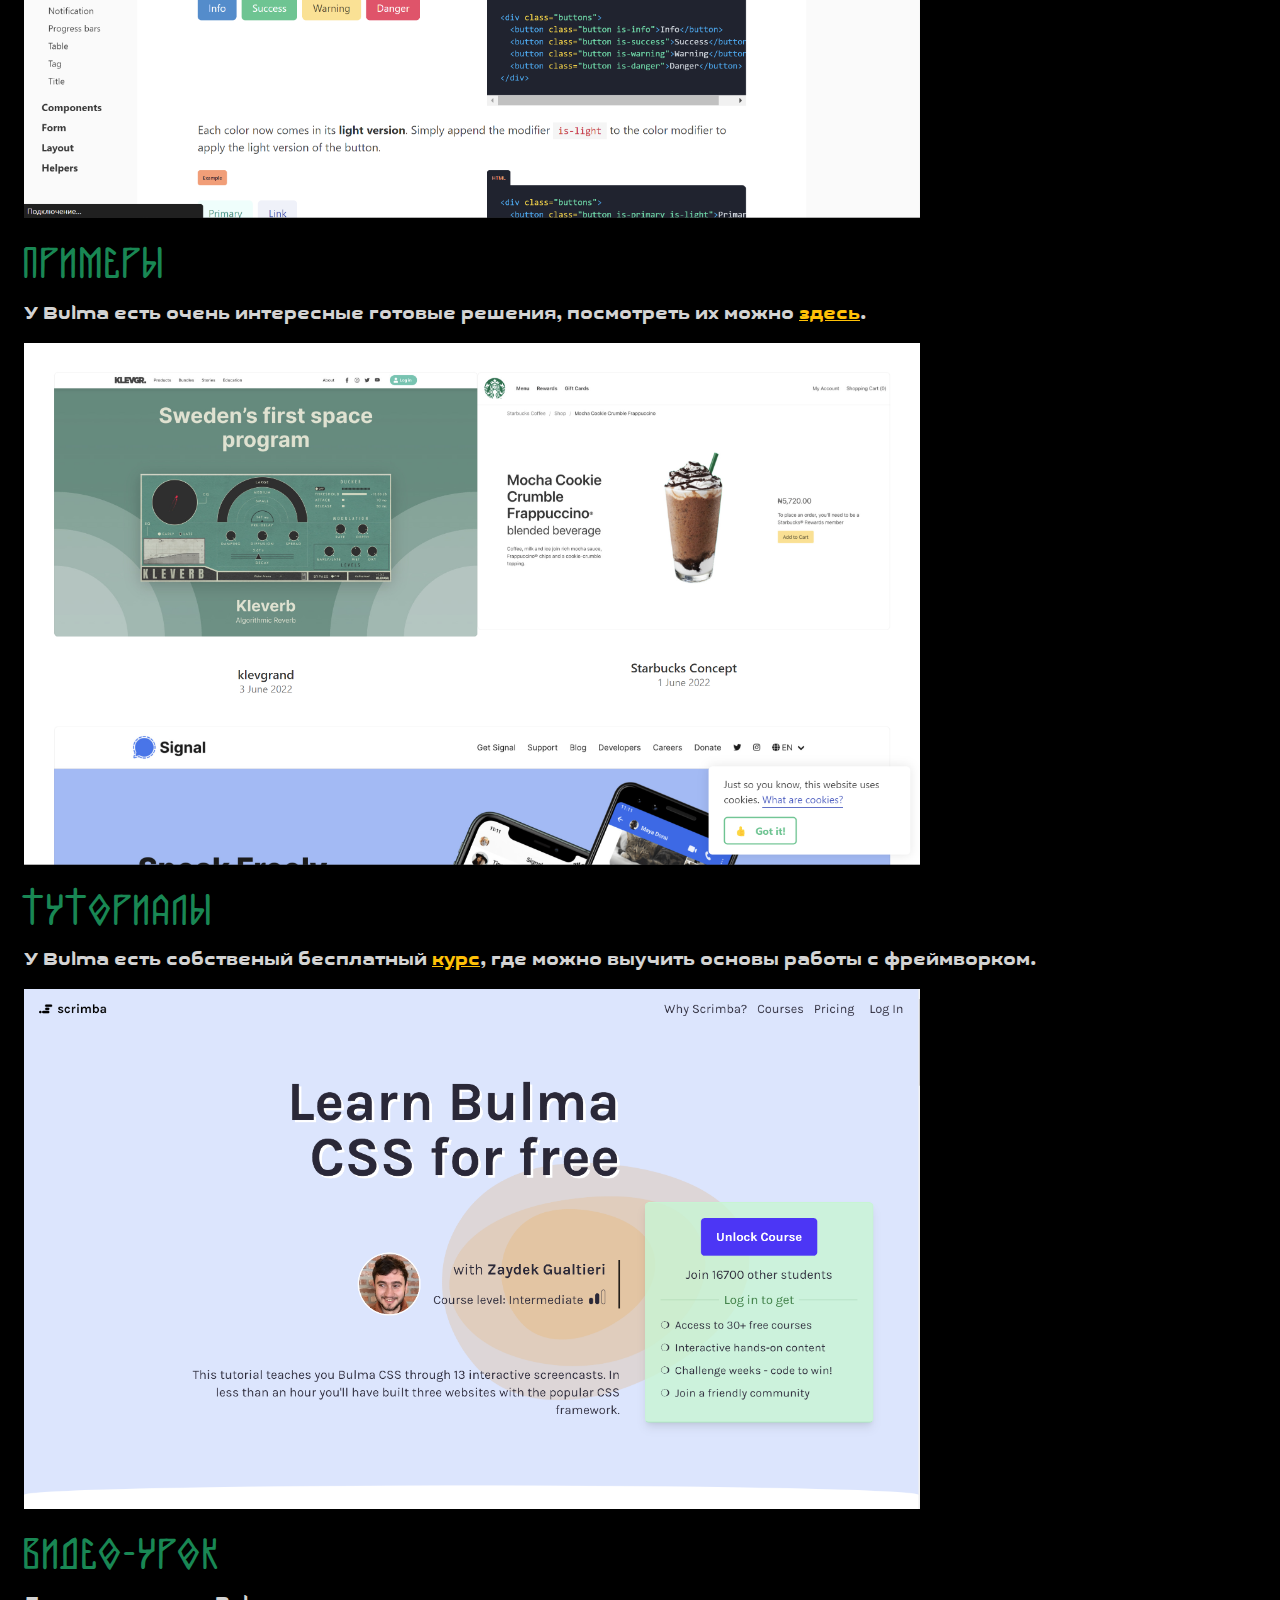
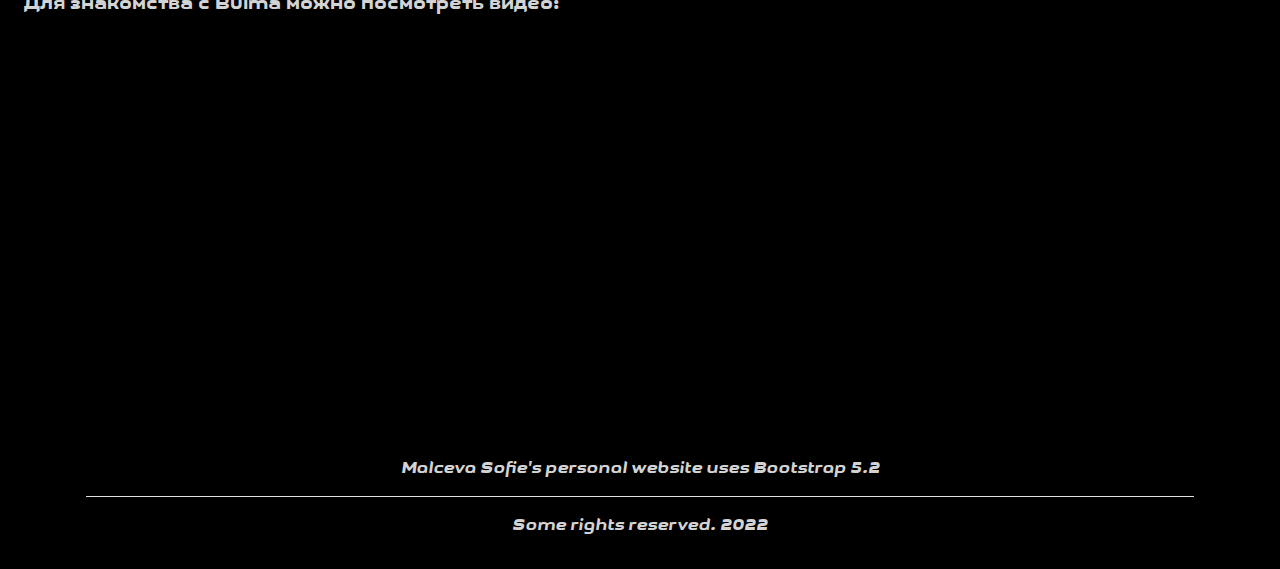
<file: bulma.html>
<!DOCTYPE html>
<html lang="en">
<head>
	<meta charset="UTF-8">
	<meta name="viewport" content="width=device-width, initial-scale=1.0">
	<title> Фреймворк Bulma </title>
	<link rel="icon" href="images/icon.png" type="image/png">
	<link rel="stylesheet" href="css/bootstrap.css">
	<link rel="stylesheet" href="css/main.css">
	<link rel="stylesheet" href="css/media.css">
	<style>
		@font-face {
			font-family: headline;
			src: local(headline), url(font/GetVoIP_Grotesque_Italic.ttf);
		}
		@font-face {
			font-family: title;
			src: local(title), url(font/galaktika.ttf);
		}
		@font-face {
			font-family: elements;
			src: local(elements), url(font/GetVoIP_Grotesque.ttf);
		}
	</style>
</head>
<body>
	<header>
		<nav class="navbar navbar-dark navbar-expand-lg border-bottom">
			<div class="container-fluid">
				<div>
					<a href="index.html" class="navbar-brand text-brand"><img class="logo" src="images/logo.png"></a>
				</div>
		  		<button class="navbar-toggler" type="button" data-bs-toggle="collapse" data-bs-target="#navbarSupportedContent" aria-controls="navbarSupportedContent" aria-expanded="false" aria-label="Toggle navigation"><span class="navbar-toggler-icon"></span></button>
		  		<div class="collapse navbar-collapse" id="navbarSupportedContent">
			  		<ul class="navbar-nav me-auto mb-2 mb-lg-0 d-flex">
			  			<li class="nav-item">
				        	<a class="nav-link text-success f-bold f-headline" aria-current="page" href="list.html">СПИСОК</a>
				        </li>
			  			<li class="nav-item dropdown">
				  			<a href="#" class="nav-link dropdown-toggle text-success f-bold f-headline" id="navbarDropdown" role="button" data-bs-toggle="dropdown" aria-expanded="false">ФРЕЙМВОРКИ</a>	
				  			<ul class="dropdown-menu bg-dark">
					  			<li>
					  				<a href="bootstrap.html" class="dropdown-item f-elements text-brand">bootstrap</a>
									<a href="skeleton.html" class="dropdown-item f-elements text-brand">skeleton</a>
					  				<a href="vanilla.html" class="dropdown-item f-elements text-brand">vanilla</a>
					  				<a href="bulma.html" class="dropdown-item f-elements text-brand">bulma</a>
					  				<a href="foundation.html" class="dropdown-item f-elements text-brand">foundation</a>
					  				<a href="base.html" class="dropdown-item f-elements text-brand">base</a>
									<a href="uikit.html" class="dropdown-item f-elements text-brand">uikit</a>
				  					<a href="semantic-ui.html" class="dropdown-item f-elements text-brand">semantic ui</a>
				  					<a href="tailwind-css.html" class="dropdown-item f-elements text-brand">tailwind css</a>
				  					<a href="pure.html" class="dropdown-item f-elements text-brand">pure</a>
				  				</li>
					  		</ul>
					  	</li>
				  	</ul>
		  		</div>
		  	</div>
		</nav>
	</header>
	<div class="container-fluid bd-gutter mt-5 my-md-4 bd-layout">
		<div class="container-fluid">
			<div class="row">
				<div class="col-12 col-xs-12 col-sm-12 col-md-12 col-lg-10 col-xl-10">
				    <main class="bd-main">
				     	<div class="align-items-center justify-content-between d-flex">
				          	<h1 class="bd-title mb-0 text-title f-title" id="content">Bulma</h1>
				    	</div>
				    	<div class="py-2"></div>
				    	<p class="bd-lead text-darkgrey f-24 f-elements">Современный CSS-фреймворк, который просто работает.</p>
				    	<a class="link-img-page" href="images/bulma.jpg" target="_blank" class=""><img class="img-page" src="images/bulma.jpg"></a>
				    	<div class="py-2 d-none d-mg-block d-sm-block"></div>
				    	<h6 class="text-center d-none d-md-block d-sm-block d-lg-none d-xl-none d-xxl-none text-success f-bold f-headline text-grey"> ОБЗОР СТРАНИЦЫ </h6>
				    	<div class="list-group py-2 d-none d-mg-block d-sm-block d-lg-none d-xl-none d-xxl-none" id="list-tab" role="tablist">
					    	<a href="#description" class="list-group-item list-group-item-action bg-dark f-elements text-grey" role="tab">Описание</a>
					    	<a href="#links" class="list-group-item list-group-item-action bg-dark f-elements text-grey" role="tab">Установка</a>
					    	<a href="#docs" class="list-group-item list-group-item-action bg-dark f-elements text-grey" role="tab">Доки</a>
					    	<a href="#examples" class="list-group-item list-group-item-action bg-dark f-elements text-grey" role="tab">Примеры</a>
					    	<a href="#course" class="list-group-item list-group-item-action bg-dark f-elements text-grey" role="tab">Курс</a>
					    	<a href="#video" class="list-group-item list-group-item-action bg-dark f-elements text-grey" role="tab">Видео-урок</a>
					    </div>
					    <div class="py-2"></div>
					    <p class="bd-lead text-grey f-18 f-elements" id="description">Bulma - это бесплатная платформа с открытым исходным кодом, предоставляющая готовые к использованию интерфейсные компоненты, которые вы можете легко комбинировать для создания адаптивных веб-интерфейсов.<br>Только CSS, поэтому он интегрируется в любую среду JS</p>
					    <h2 class="text-success f-48 f-title" id="links">Как подключить к своему проекту?</h2>
					    <p class="bd-lead text-grey f-18 f-elements">Подключить можно любым удобным способом: через CDN, пакетные менеджеры, установку исходных файлов. Подробнее на <a class="link-warning" href="https://bulma.io/documentation/overview/start/">здесь</a>.<br>Исходный код доступен на <a class="link-info" href="https://github.com/jgthms/bulma">GitHub</a></p>
					    <h2 class="text-success f-48 f-title" id="docs">Документация</h2>
					    <p class="bd-lead text-grey f-18 f-elements">У Bulma подробная документация и богатый функционал. Полную информацию можно получить из <a class="link-warning" href="https://bulma.io/documentation/">документации</a>.</p>
					    <a class="link-img-page" href="images/bulma_docs.png" target="_blank" class=""><img class="img-page" src="images/bulma_docs.png"></a>
					    <div class="py-2"></div>
					    <h2 class="text-success f-48 f-title" id="examples">Примеры</h2>
					    <p class="bd-lead text-grey f-18 f-elements">У Bulma есть очень интересные готовые решения, посмотреть их можно <a class="link-warning" href="https://bulma.io/expo/">здесь</a>.</p>
					    <a class="link-img-page" href="images/bulma_examples.png" target="_blank" class=""><img class="img-page" src="images/bulma_examples.png"></a>
					    <div class="py-2"></div>
					    <h2 class="text-success f-48 f-title" id="course">Туториалы</h2>
					    <p class="bd-lead text-grey f-18 f-elements">У Bulma есть собственый бесплатный <a class="link-warning" href="https://scrimba.com/learn/bulma">курс</a>, где можно выучить основы работы с фреймворком.</p>
					    <a class="link-img-page" href="images/bulma_course.png" target="_blank" class=""><img class="img-page" src="images/bulma_course.png"></a>
					    <div class="py-2"></div>
					    <h2 class="text-success f-48 f-title" id="video">Видео-урок</h2>
					    <p class="bd-lead text-grey f-18 f-elements">Для знакомства с Bulma можно посмотреть видео: </p>
					    <div class="video">
					    	<iframe class="video-youtube" src="https://www.youtube.com/embed/LBzZLzu2GKo" id="video"></iframe>
					    </div>
				    </main>
			  	</div>
			  	<div class="col-md-3 col-lg-2 col-xl-2 py-2 d-none d-lg-block">
			  		<h6 class="text-center d-none d-lg-block text-success f-bold f-headline text-grey"> СОДЕРЖАНИЕ </h6>
					<div class="list-group py-2 d-none d-md-block" id="list-tab" role="tablist">
				    	<a href="#description" class="list-group-item list-group-item-action bg-dark f-elements text-grey" role="tab">Описание</a>
				    	<a href="#links" class="list-group-item list-group-item-action bg-dark f-elements text-grey" role="tab">Установка</a>
				    	<a href="#docs" class="list-group-item list-group-item-action bg-dark f-elements text-grey" role="tab">Доки</a>
				    	<a href="#examples" class="list-group-item list-group-item-action bg-dark f-elements text-grey" role="tab">Примеры</a>
				    	<a href="#course" class="list-group-item list-group-item-action bg-dark f-elements text-grey" role="tab">Курс</a>
				    	<a href="#video" class="list-group-item list-group-item-action bg-dark f-elements text-grey" role="tab">Видео-урок</a>
				    </div>
			  		<div class="py-2"></div>
			  		<h6 class="text-center d-none d-lg-block text-success f-bold f-headline">ФРЕЙМВОРКИ</h6>
					<div class="list-group py-2 d-none d-lg-block" id="list-tab" role="tablist">
				    	<a class="list-group-item list-group-item-action bg-dark f-elements text-grey" href="bootstrap.html" role="tab">bootstrap</a>
				    	<a class="list-group-item list-group-item-action bg-dark f-elements text-grey" href="skeleton.html" role="tab">skeleton</a>
				    	<a class="list-group-item list-group-item-action bg-dark f-elements text-grey" href="vanilla.html" role="tab">vanilla</a>
				    	<a class="list-group-item list-group-item-action bg-dark f-elements text-grey" href="bulma.html" role="tab">bulma</a>
				    	<a class="list-group-item list-group-item-action bg-dark f-elements text-grey" href="foundation.html" role="tab">foundation</a>
				    	<a class="list-group-item list-group-item-action bg-dark f-elements text-grey" href="base.html" role="tab">base</a>
				    	<a class="list-group-item list-group-item-action bg-dark f-elements text-grey" href="uikit.html" role="tab">uikit</a>
				    	<a class="list-group-item list-group-item-action bg-dark f-elements text-grey" href="semantic-ui.html" role="tab">semantic ui</a>
				    	<a class="list-group-item list-group-item-action bg-dark f-elements text-grey" href="tailwind-css.html" role="tab">tailwind css</a>
				    	<a class="list-group-item list-group-item-action bg-dark f-elements text-grey" href="pure.html" role="tab">pure</a>
				    </div>
			  	</div>
			</div>
		</div>
	</div>
	<div class="container-fluid bg-black">
		<footer class="bd-footer py-2 py-md-3 mx-0 mt-4 d-flex bg-black">
			<div class="container py-2 py-md-3 px-4 px-md-3 f-headline">
				<div class="text-center border-bottom pb-3 mb-3 text-grey text-footer">
					Malceva Sofie's personal website uses Bootstrap 5.2</div>
				<div class="text-center text-grey text-footer">Some rights reserved. 2022</div>
			</div>
		</footer>
	</div>
	<script src="js/bootstrap.bundle.js"></script>
</body>
</html>
</file>
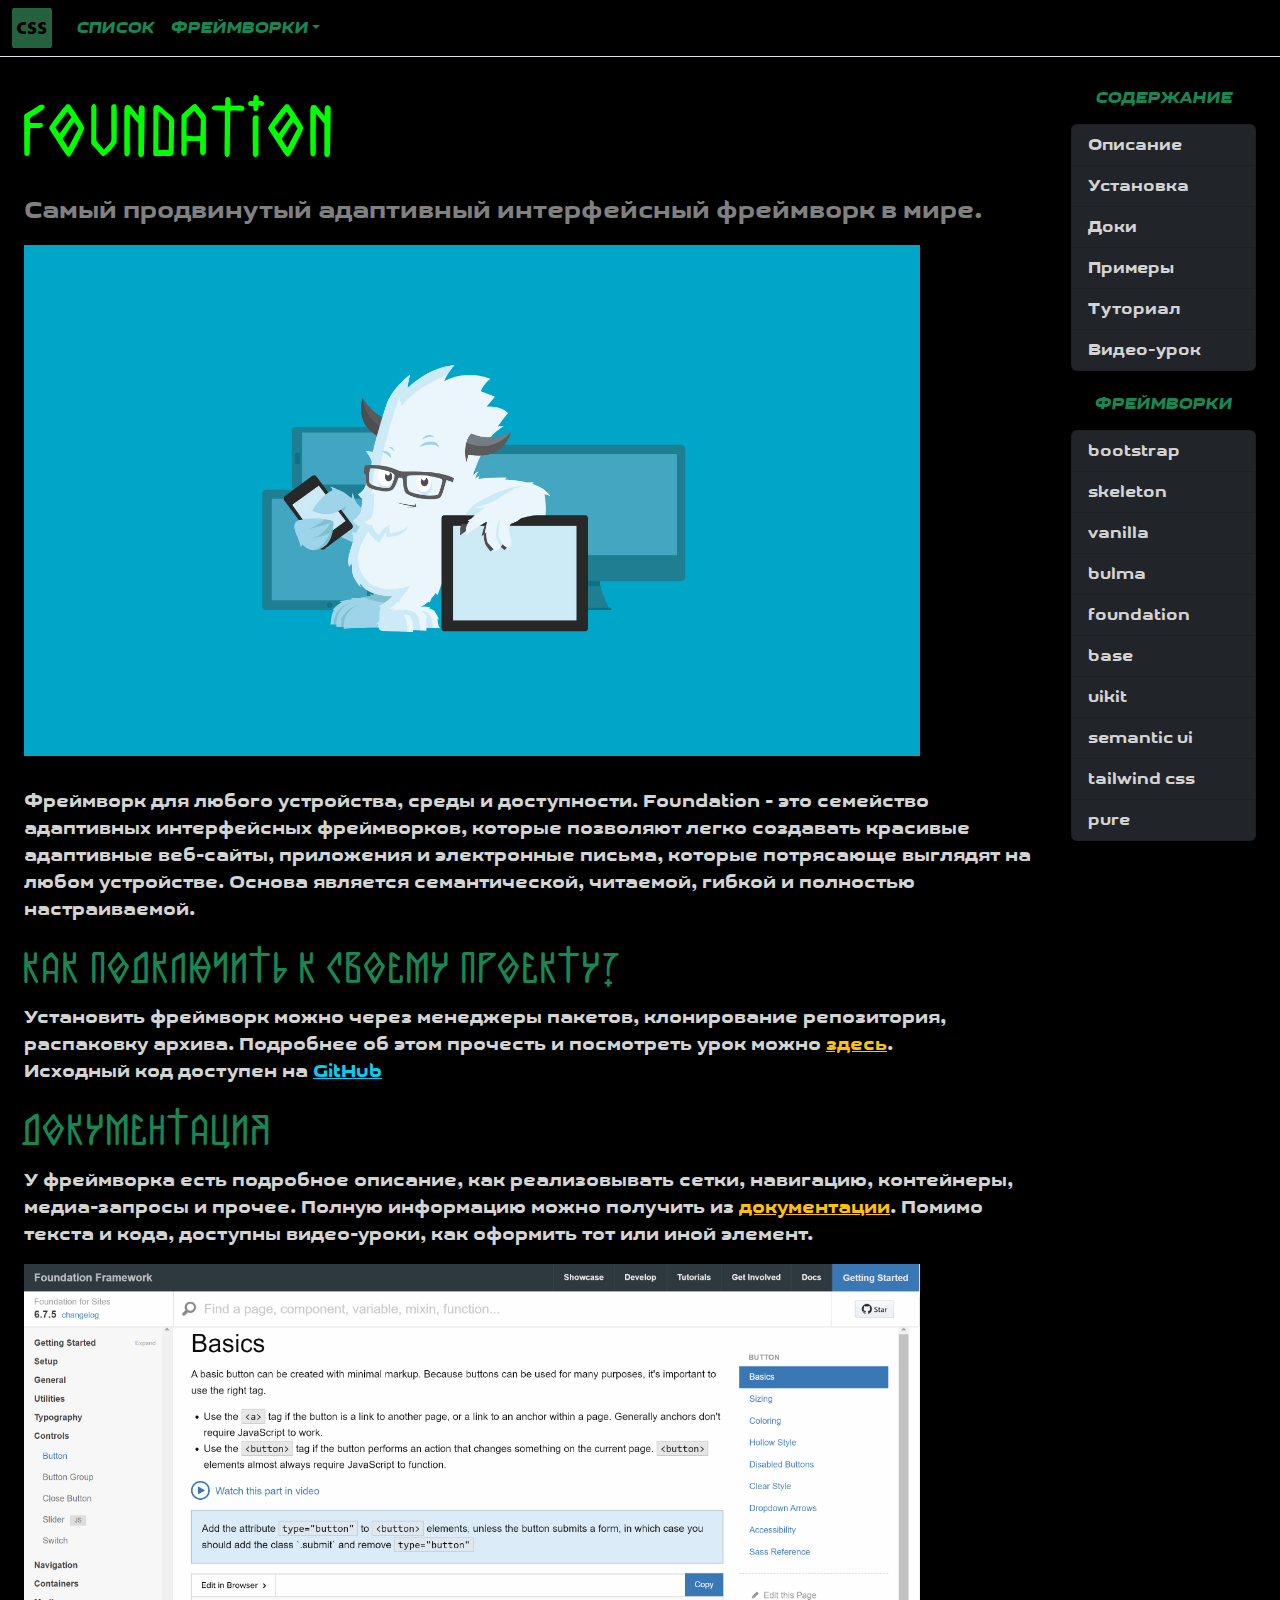
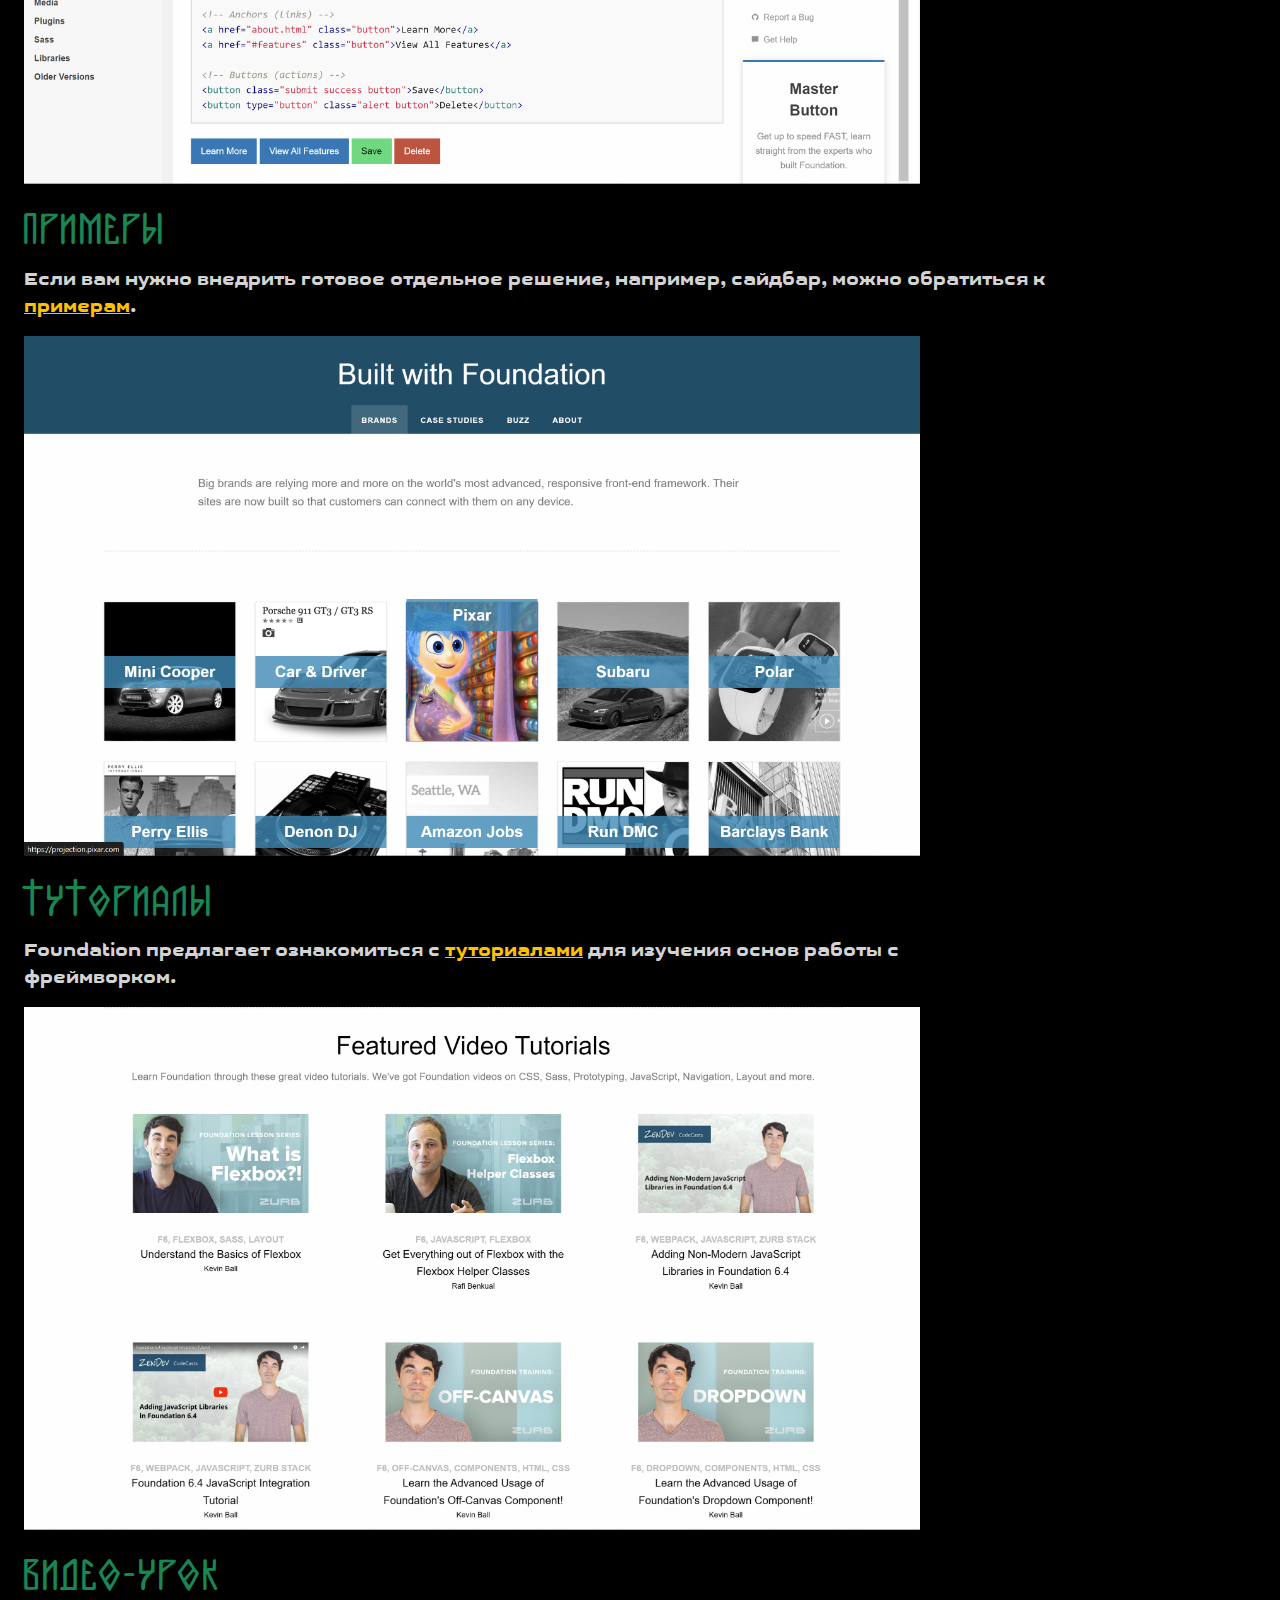
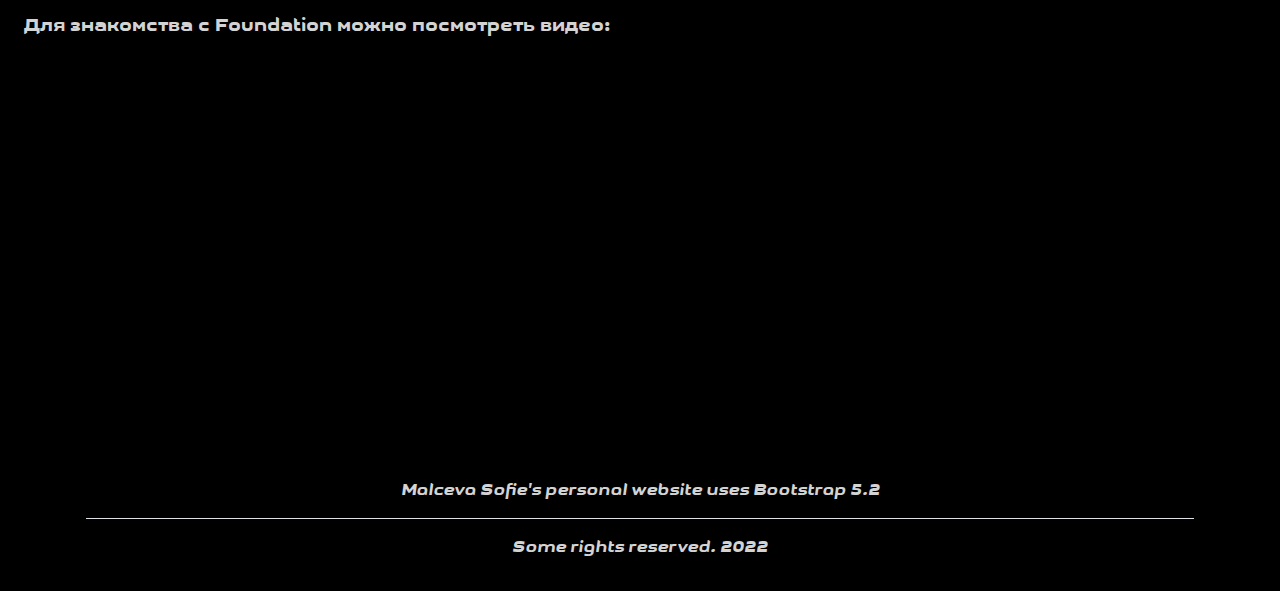
<file: foundation.html>
<!DOCTYPE html>
<html lang="en">
<head>
	<meta charset="UTF-8">
	<meta name="viewport" content="width=device-width, initial-scale=1.0">
	<title> Фреймворк Foundation </title>
	<link rel="icon" href="images/icon.png" type="image/png">
	<link rel="stylesheet" href="css/bootstrap.css">
	<link rel="stylesheet" href="css/main.css">
	<link rel="stylesheet" href="css/media.css">
	<style>
		@font-face {
			font-family: headline;
			src: local(headline), url(font/GetVoIP_Grotesque_Italic.ttf);
		}
		@font-face {
			font-family: title;
			src: local(title), url(font/galaktika.ttf);
		}
		@font-face {
			font-family: elements;
			src: local(elements), url(font/GetVoIP_Grotesque.ttf);
		}
	</style>
</head>
<body>
	<header>
		<nav class="navbar navbar-dark navbar-expand-lg border-bottom">
			<div class="container-fluid">
				<div>
					<a href="index.html" class="navbar-brand text-brand"><img class="logo" src="images/logo.png"></a>
				</div>
		  		<button class="navbar-toggler" type="button" data-bs-toggle="collapse" data-bs-target="#navbarSupportedContent" aria-controls="navbarSupportedContent" aria-expanded="false" aria-label="Toggle navigation"><span class="navbar-toggler-icon"></span></button>
		  		<div class="collapse navbar-collapse" id="navbarSupportedContent">
			  		<ul class="navbar-nav me-auto mb-2 mb-lg-0 d-flex">
			  			<li class="nav-item">
				        	<a class="nav-link text-success f-bold f-headline" aria-current="page" href="list.html">СПИСОК</a>
				        </li>
			  			<li class="nav-item dropdown">
				  			<a href="#" class="nav-link dropdown-toggle text-success f-bold f-headline" id="navbarDropdown" role="button" data-bs-toggle="dropdown" aria-expanded="false">ФРЕЙМВОРКИ</a>	
				  			<ul class="dropdown-menu bg-dark">
					  			<li>
					  				<a href="bootstrap.html" class="dropdown-item f-elements text-brand">bootstrap</a>
									<a href="skeleton.html" class="dropdown-item f-elements text-brand">skeleton</a>
					  				<a href="vanilla.html" class="dropdown-item f-elements text-brand">vanilla</a>
					  				<a href="bulma.html" class="dropdown-item f-elements text-brand">bulma</a>
					  				<a href="foundation.html" class="dropdown-item f-elements text-brand">foundation</a>
					  				<a href="base.html" class="dropdown-item f-elements text-brand">base</a>
									<a href="uikit.html" class="dropdown-item f-elements text-brand">uikit</a>
				  					<a href="semantic-ui.html" class="dropdown-item f-elements text-brand">semantic ui</a>
				  					<a href="tailwind-css.html" class="dropdown-item f-elements text-brand">tailwind css</a>
				  					<a href="pure.html" class="dropdown-item f-elements text-brand">pure</a>
				  				</li>
					  		</ul>
					  	</li>
				  	</ul>
		  		</div>
		  	</div>
		</nav>
	</header>
	<div class="container-fluid bd-gutter mt-5 my-md-4 bd-layout">
		<div class="container-fluid">
			<div class="row">
				<div class="col-12 col-xs-12 col-sm-12 col-md-12 col-lg-10 col-xl-10">
				    <main class="bd-main">
				     	<div class="align-items-center justify-content-between d-flex">
				          	<h1 class="bd-title mb-0 text-title f-title" id="content">Foundation</h1>
				    	</div>
				    	<div class="py-2"></div>
				    	<p class="bd-lead text-darkgrey f-24 f-elements">Самый продвинутый адаптивный интерфейсный фреймворк в мире.</p>
				    	<a class="link-img-page" href="images/foundation.jpg" target="_blank" class=""><img class="img-page" src="images/foundation.jpg"></a>
				    	<div class="py-2 d-none d-mg-block d-sm-block"></div>
				    	<h6 class="text-center d-none d-md-block d-sm-block d-lg-none d-xl-none d-xxl-none text-success f-bold f-headline text-grey"> ОБЗОР СТРАНИЦЫ </h6>
				    	<div class="list-group py-2 d-none d-mg-block d-sm-block d-lg-none d-xl-none d-xxl-none" id="list-tab" role="tablist">
					    	<a href="#description" class="list-group-item list-group-item-action bg-dark f-elements text-grey" role="tab">Описание</a>
					    	<a href="#links" class="list-group-item list-group-item-action bg-dark f-elements text-grey" role="tab">Установка</a>
					    	<a href="#docs" class="list-group-item list-group-item-action bg-dark f-elements text-grey" role="tab">Доки</a>
					    	<a href="#examples" class="list-group-item list-group-item-action bg-dark f-elements text-grey" role="tab">Примеры</a>
					    	<a href="#course" class="list-group-item list-group-item-action bg-dark f-elements text-grey" role="tab">Туториал</a>
					    	<a href="#video" class="list-group-item list-group-item-action bg-dark f-elements text-grey" role="tab">Видео-урок</a>
					    </div>
					    <div class="py-2"></div>
					    <p class="bd-lead text-grey f-18 f-elements" id="description">Фреймворк для любого устройства, среды и доступности. Foundation - это семейство адаптивных интерфейсных фреймворков, которые позволяют легко создавать красивые адаптивные веб-сайты, приложения и электронные письма, которые потрясающе выглядят на любом устройстве. Основа является семантической, читаемой, гибкой и полностью настраиваемой.</p>
					    <h2 class="text-success f-48 f-title" id="links">Как подключить к своему проекту?</h2>
					    <p class="bd-lead text-grey f-18 f-elements">Установить фреймворк можно через менеджеры пакетов, клонирование репозитория, распаковку архива. Подробнее об этом прочесть и посмотреть урок можно <a class="link-warning" href="https://get.foundation/sites/docs/installation.html">здесь</a>.<br>Исходный код доступен на <a class="link-info" href="https://github.com/foundation/foundation-sites">GitHub</a></p>
					    <h2 class="text-success f-48 f-title" id="docs">Документация</h2>
					    <p class="bd-lead text-grey f-18 f-elements">У фреймворка есть подробное описание, как реализовывать сетки, навигацию, контейнеры, медиа-запросы и прочее. Полную информацию можно получить из <a class="link-warning" href="https://github.com/foundation/foundation-sites">документации</a>. Помимо текста и кода, доступны видео-уроки, как оформить тот или иной элемент.</p>
					    <a class="link-img-page" href="images/foundation_docs.png" target="_blank" class=""><img class="img-page" src="images/foundation_docs.png"></a>
					    <div class="py-2"></div>
					    <h2 class="text-success f-48 f-title" id="examples">Примеры</h2>
					    <p class="bd-lead text-grey f-18 f-elements">Если вам нужно внедрить готовое отдельное решение, например, сайдбар, можно обратиться к <a class="link-warning" href="https://getbootstrap.com/docs/5.2/examples/">примерам</a>.</p>
					    <a class="link-img-page" href="images/foundation_examples.png" target="_blank" class=""><img class="img-page" src="images/foundation_examples.png"></a>
					    <div class="py-2"></div>
					    <h2 class="text-success f-48 f-title" id="course">Туториалы</h2>
					    <p class="bd-lead text-grey f-18 f-elements">Foundation предлагает ознакомиться с <a class="link-warning" href="https://scrimba.com/learn/bulma">туториалами</a> для изучения основ работы с фреймворком.</p>
					    <a class="link-img-page" href="images/foundation_tutorials.png" target="_blank" class=""><img class="img-page" src="images/foundation-tutorials.png"></a>
					    <div class="py-2"></div>
					    <h2 class="text-success f-48 f-title" id="video">Видео-урок</h2>
					    <p class="bd-lead text-grey f-18 f-elements">Для знакомства с Foundation можно посмотреть видео: </p>
					    <div class="video">
					    	<iframe class="video-youtube" src="https://www.youtube.com/embed/7EKg_IgTztU" id="video"></iframe>
					    </div>
				    </main>
			  	</div>
			  	<div class="col-md-3 col-lg-2 col-xl-2 py-2 d-none d-lg-block">
			  		<h6 class="text-center d-none d-lg-block text-success f-bold f-headline text-grey"> СОДЕРЖАНИЕ </h6>
					<div class="list-group py-2 d-none d-md-block" id="list-tab" role="tablist">
				    	<a href="#description" class="list-group-item list-group-item-action bg-dark f-elements text-grey" role="tab">Описание</a>
				    	<a href="#links" class="list-group-item list-group-item-action bg-dark f-elements text-grey" role="tab">Установка</a>
				    	<a href="#docs" class="list-group-item list-group-item-action bg-dark f-elements text-grey" role="tab">Доки</a>
				    	<a href="#examples" class="list-group-item list-group-item-action bg-dark f-elements text-grey" role="tab">Примеры</a>
				    	<a href="#course" class="list-group-item list-group-item-action bg-dark f-elements text-grey" role="tab">Туториал</a>
				    	<a href="#video" class="list-group-item list-group-item-action bg-dark f-elements text-grey" role="tab">Видео-урок</a>
				    </div>
			  		<div class="py-2"></div>
			  		<h6 class="text-center d-none d-lg-block text-success f-bold f-headline">ФРЕЙМВОРКИ</h6>
					<div class="list-group py-2 d-none d-lg-block" id="list-tab" role="tablist">
				    	<a class="list-group-item list-group-item-action bg-dark f-elements text-grey" href="bootstrap.html" role="tab">bootstrap</a>
				    	<a class="list-group-item list-group-item-action bg-dark f-elements text-grey" href="skeleton.html" role="tab">skeleton</a>
				    	<a class="list-group-item list-group-item-action bg-dark f-elements text-grey" href="vanilla.html" role="tab">vanilla</a>
				    	<a class="list-group-item list-group-item-action bg-dark f-elements text-grey" href="bulma.html" role="tab">bulma</a>
				    	<a class="list-group-item list-group-item-action bg-dark f-elements text-grey" href="foundation.html" role="tab">foundation</a>
				    	<a class="list-group-item list-group-item-action bg-dark f-elements text-grey" href="base.html" role="tab">base</a>
				    	<a class="list-group-item list-group-item-action bg-dark f-elements text-grey" href="ui-kit.html" role="tab">uikit</a>
				    	<a class="list-group-item list-group-item-action bg-dark f-elements text-grey" href="semantic-ui.html" role="tab">semantic ui</a>
				    	<a class="list-group-item list-group-item-action bg-dark f-elements text-grey" href="tailwind-css.html" role="tab">tailwind css</a>
				    	<a class="list-group-item list-group-item-action bg-dark f-elements text-grey" href="pure.html" role="tab">pure</a>
				    </div>
			  	</div>
			</div>
		</div>
	</div>
	<div class="container-fluid bg-black">
		<footer class="bd-footer py-2 py-md-3 mx-0 mt-4 d-flex bg-black">
			<div class="container py-2 py-md-3 px-4 px-md-3 f-headline">
				<div class="text-center border-bottom pb-3 mb-3 text-grey text-footer">
					Malceva Sofie's personal website uses Bootstrap 5.2</div>
				<div class="text-center text-grey text-footer">Some rights reserved. 2022</div>
			</div>
		</footer>
	</div>
	<script src="js/bootstrap.bundle.js"></script>
</body>
</html>
</file>
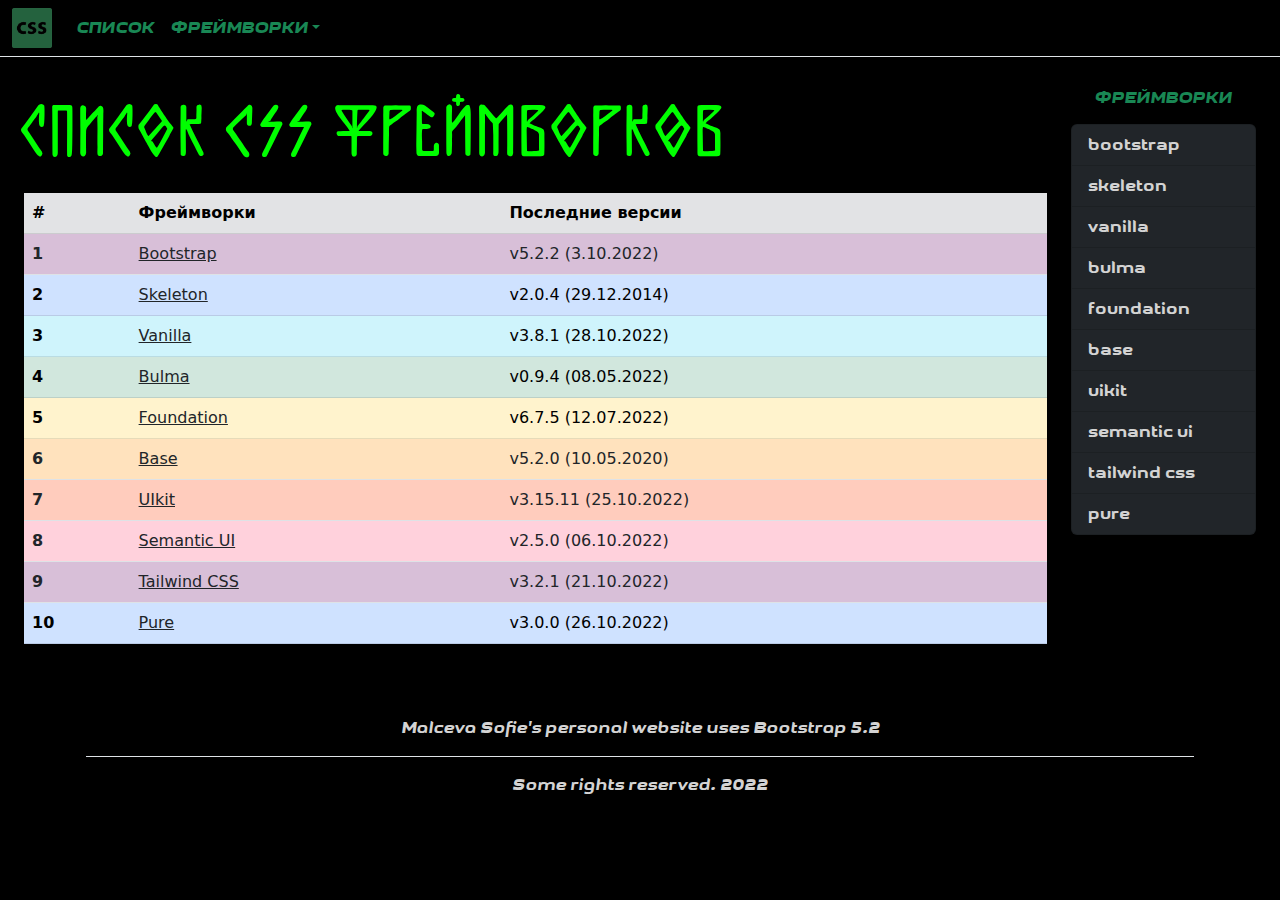
<file: list.html>
<!DOCTYPE html>
<html lang="en">
<head>
	<meta charset="UTF-8">
	<meta name="viewport" content="width=device-width, initial-scale=1.0">
	<title> Список фреймворков </title>
	<link rel="icon" href="images/icon.png" type="image/png">
	<link rel="stylesheet" href="css/bootstrap.css">
	<link rel="stylesheet" href="css/main.css">
	<link rel="stylesheet" href="css/media.css">
	<style>
		@font-face {
			font-family: headline;
			src: local(headline), url(font/GetVoIP_Grotesque_Italic.ttf);
		}
		@font-face {
			font-family: title;
			src: local(title), url(font/galaktika.ttf);
		}
		@font-face {
			font-family: elements;
			src: local(elements), url(font/GetVoIP_Grotesque.ttf);
		}
	</style>
</head>
<body>
	<header>
		<nav class="navbar navbar-dark navbar-expand-lg border-bottom">
			<div class="container-fluid">
				<div>
					<a href="index.html" class="navbar-brand text-brand"><img class="logo" src="images/logo.png"></a>
				</div>
		  		<button class="navbar-toggler" type="button" data-bs-toggle="collapse" data-bs-target="#navbarSupportedContent" aria-controls="navbarSupportedContent" aria-expanded="false" aria-label="Toggle navigation"><span class="navbar-toggler-icon"></span></button>
		  		<div class="collapse navbar-collapse" id="navbarSupportedContent">
			  		<ul class="navbar-nav me-auto mb-2 mb-lg-0 d-flex">
			  			<li class="nav-item">
				        	<a class="nav-link text-success f-bold f-headline" aria-current="page" href="list.html">СПИСОК</a>
				        </li>
			  			<li class="nav-item dropdown">
				  			<a href="#" class="nav-link dropdown-toggle text-success f-bold f-headline" id="navbarDropdown" role="button" data-bs-toggle="dropdown" aria-expanded="false">ФРЕЙМВОРКИ</a>	
				  			<ul class="dropdown-menu bg-dark">
					  			<li>
					  				<a href="bootstrap.html" class="dropdown-item f-elements text-brand">bootstrap</a>
									<a href="skeleton.html" class="dropdown-item f-elements text-brand">skeleton</a>
					  				<a href="vanilla.html" class="dropdown-item f-elements text-brand">vanilla</a>
					  				<a href="bulma.html" class="dropdown-item f-elements text-brand">bulma</a>
					  				<a href="foundation.html" class="dropdown-item f-elements text-brand">foundation</a>
					  				<a href="base.html" class="dropdown-item f-elements text-brand">base</a>
									<a href="uikit.html" class="dropdown-item f-elements text-brand">uikit</a>
				  					<a href="semantic-ui.html" class="dropdown-item f-elements text-brand">semantic ui</a>
				  					<a href="tailwind-css.html" class="dropdown-item f-elements text-brand">tailwind css</a>
				  					<a href="pure.html" class="dropdown-item f-elements text-brand">pure</a>
				  				</li>
					  		</ul>
					  	</li>
				  	</ul>
		  		</div>
		  	</div>
		</nav>
	</header>
	<div class="container-fluid bd-gutter mt-5 my-md-4 bd-layout">
		<div class="container-fluid">
			<div class="row">
				<div class="col-12 col-xs-12 col-sm-12 col-md-12 col-lg-10 col-xl-10">
				    <main class="bd-main">
				     	<div class="align-items-center justify-content-between d-flex">
				          	<h1 class="bd-title mb-0 text-title f-title" id="content">Список CSS фреймворков</h1>
				    	</div>
				    	<div class="py-2"></div>
					    <table class="table">
						  	<thead>
						    	<tr class="table-secondary">
						      		<th scope="col">#</th>
						      		<th scope="col">Фреймворки</th>
						      		<th scope="col">Последние версии</th>
						    	</tr>
						  	</thead>
						  	<tbody>
						    	<tr class="table-violet">
						      		<th scope="row">1</th>
						      		<td><a href="bootstrap.html" class="text-dark">Bootstrap</a></td>
						      		<td>v5.2.2 (3.10.2022)</td>
						    	</tr>
						    	<tr class="table-primary">
						      		<th scope="row">2</th>
						      		<td><a href="skeleton.html" class="text-dark">Skeleton</a></td>
						      		<td>v2.0.4 (29.12.2014)</td>
						    	</tr>
						    	<tr class="table-info">
						      		<th scope="row">3</th>
						      		<td><a href="vanilla.html" class="text-dark">Vanilla</a></td>
						      		<td>v3.8.1 (28.10.2022)</td>
						    	</tr>
						    	<tr class="table-success">
						      		<th scope="row">4</th>
						      		<td><a href="bulma.html" class="text-dark">Bulma</a></td>
						      		<td>v0.9.4 (08.05.2022)</td>
						    	</tr>
						    	<tr class="table-warning">
						      		<th scope="row">5</th>
						      		<td><a href="foundation.html" class="text-dark">Foundation</a></td>
						      		<td>v6.7.5 (12.07.2022)</td>
						    	</tr>
						    	<tr class="table-orange">
						      		<th scope="row">6</th>
						      		<td><a href="base.html" class="text-dark">Base</a></td>
						      		<td>v5.2.0 (10.05.2020)</td>
						    	</tr>
						    	<tr class="table-red">
						      		<th scope="row">7</th>
						      		<td><a href="uikit.html" class="text-dark">UIkit</a></td>
						      		<td>v3.15.11 (25.10.2022)</td>
						    	</tr>
						    	<tr class="table-pink">
						      		<th scope="row">8</th>
						      		<td><a href="semantic-ui.html" class="text-dark">Semantic UI</a></td>
						      		<td>v2.5.0 (06.10.2022)</td>
						    	</tr>
						    	<tr class="table-violet">
						      		<th scope="row">9</th>
						      		<td><a href="tailwind-css.html" class="text-dark">Tailwind CSS</a></td>
						      		<td>v3.2.1 (21.10.2022)</td>
						    	</tr>
						    	<tr class="table-primary">
						      		<th scope="row">10</th>
						      		<td><a href="pure.html" class="text-dark">Pure</a></td>
						      		<td>v3.0.0 (26.10.2022)</td>
						    	</tr>
						  	</tbody>
						</table>
				    </main>
			  	</div>
			  	<div class="col-md-3 col-lg-2 col-xl-2 py-2 d-none d-lg-block">
			  		<h6 class="text-center d-none d-lg-block text-success f-bold f-headline">ФРЕЙМВОРКИ</h6>
					<div class="list-group py-2 d-none d-lg-block" id="list-tab" role="tablist">
				    	<a class="list-group-item list-group-item-action bg-dark f-elements text-grey" href="bootstrap.html" role="tab">bootstrap</a>
				    	<a class="list-group-item list-group-item-action bg-dark f-elements text-grey" href="skeleton.html" role="tab">skeleton</a>
				    	<a class="list-group-item list-group-item-action bg-dark f-elements text-grey" href="vanilla.html" role="tab">vanilla</a>
				    	<a class="list-group-item list-group-item-action bg-dark f-elements text-grey" href="bulma.html" role="tab">bulma</a>
				    	<a class="list-group-item list-group-item-action bg-dark f-elements text-grey" href="foundation.html" role="tab">foundation</a>
				    	<a class="list-group-item list-group-item-action bg-dark f-elements text-grey" href="base.html" role="tab">base</a>
				    	<a class="list-group-item list-group-item-action bg-dark f-elements text-grey" href="uikit.html" role="tab">uikit</a>
				    	<a class="list-group-item list-group-item-action bg-dark f-elements text-grey" href="semantic-ui.html" role="tab">semantic ui</a>
				    	<a class="list-group-item list-group-item-action bg-dark f-elements text-grey" href="tailwind-css.html" role="tab">tailwind css</a>
				    	<a class="list-group-item list-group-item-action bg-dark f-elements text-grey" href="pure.html" role="tab">pure</a>
				    </div>
			  	</div>
			</div>
		</div>
	</div>
	<div class="container-fluid bg-black">
		<footer class="bd-footer py-2 py-md-3 mx-0 mt-4 d-flex bg-black">
			<div class="container py-2 py-md-3 px-4 px-md-3 f-headline">
				<div class="text-center border-bottom pb-3 mb-3 text-grey text-footer">
					Malceva Sofie's personal website uses Bootstrap 5.2</div>
				<div class="text-center text-grey text-footer">Some rights reserved. 2022</div>
			</div>
		</footer>
	</div>
	<script src="js/bootstrap.bundle.js"></script>
</body>
</html>
</file>
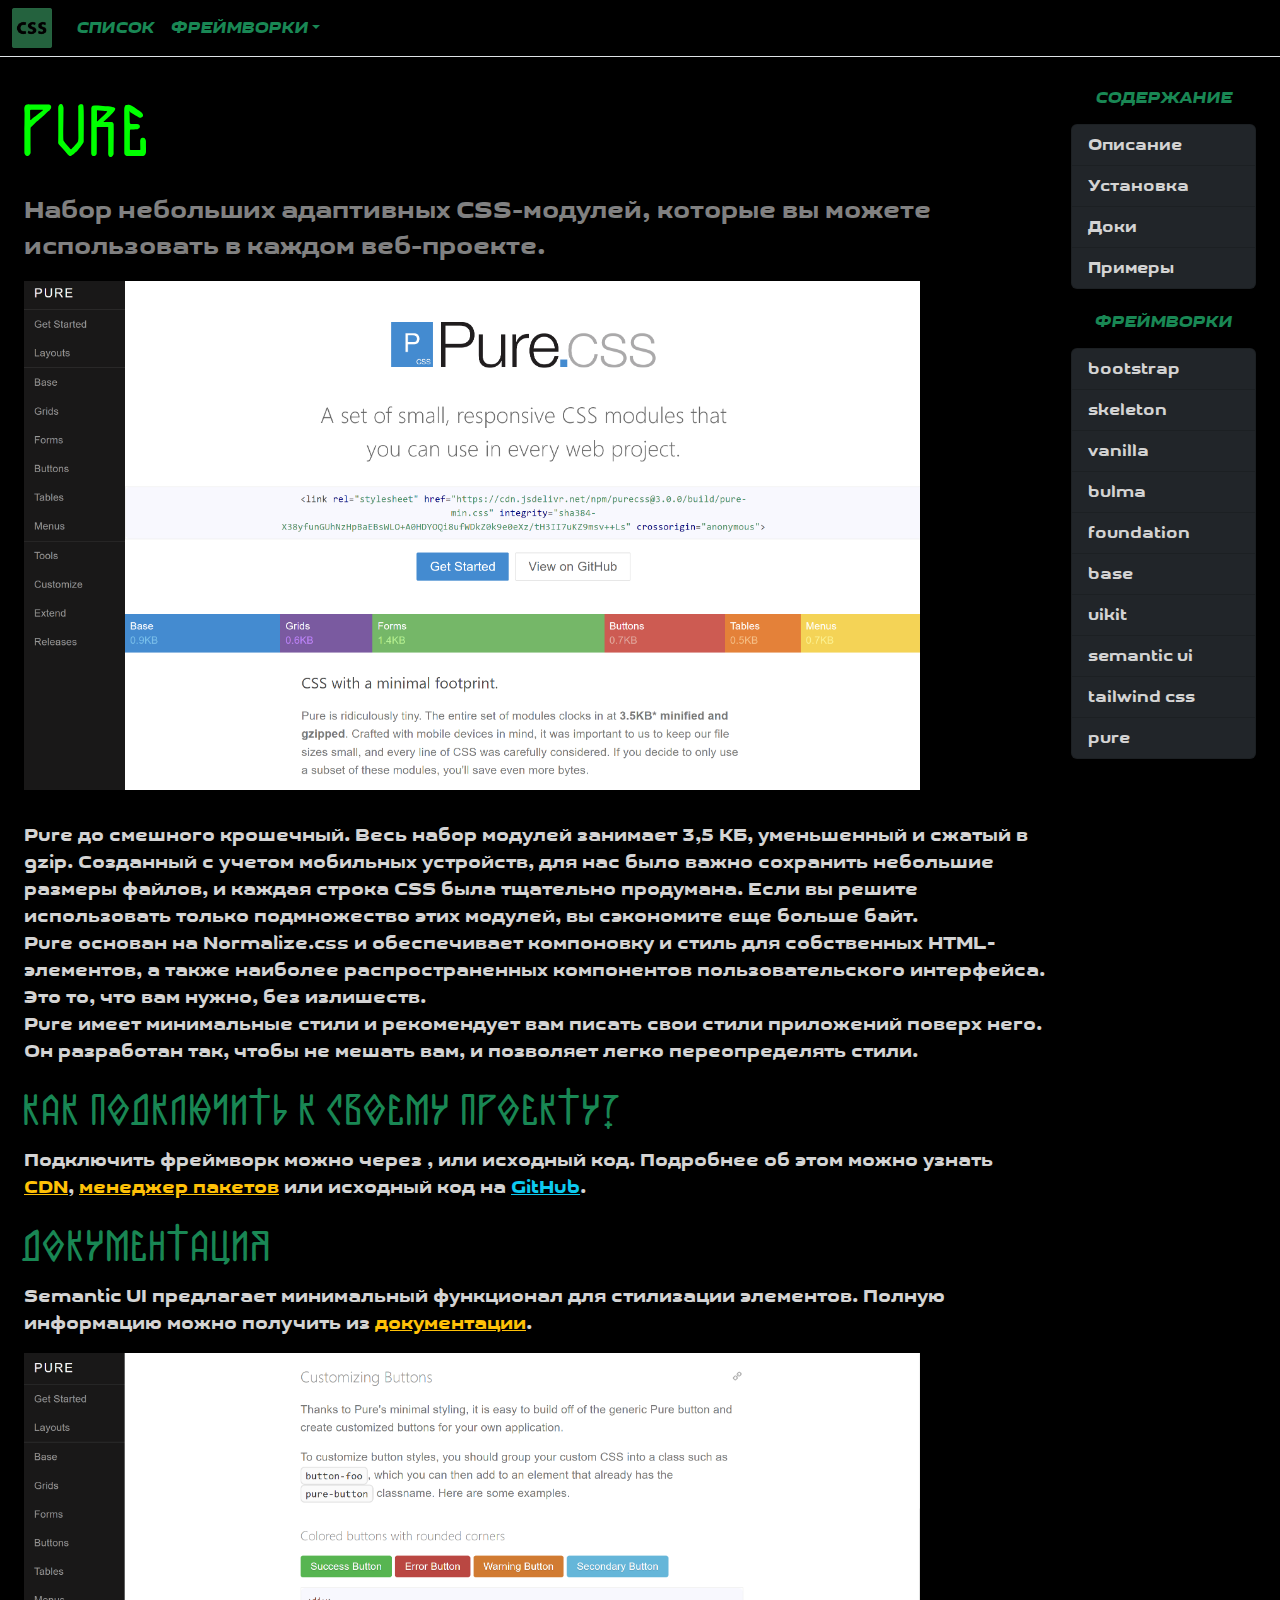
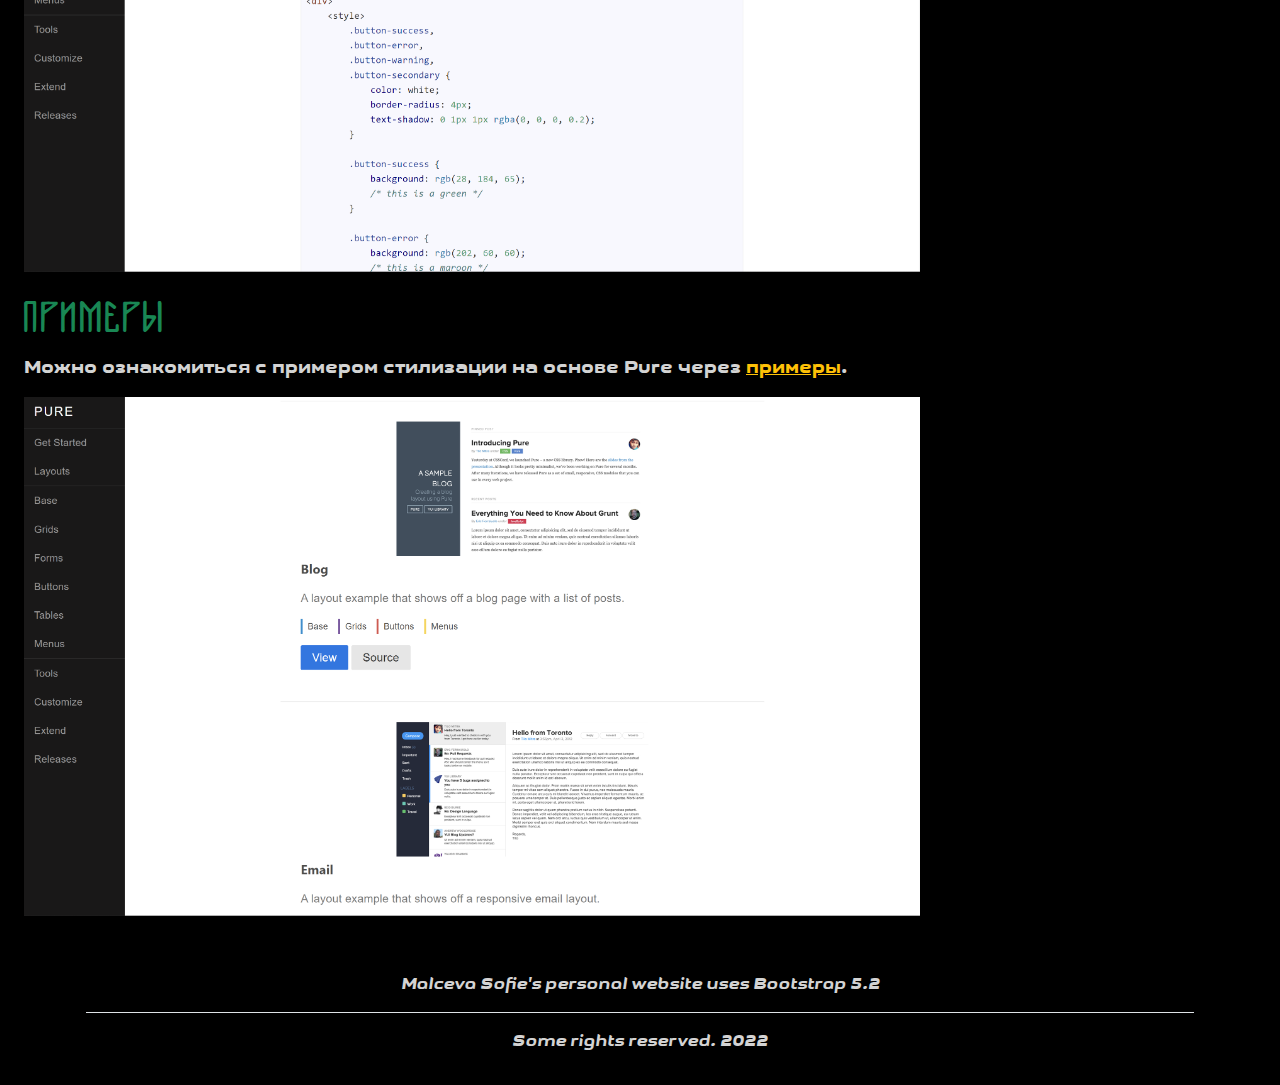
<file: pure.html>
<!DOCTYPE html>
<html lang="en">
<head>
	<meta charset="UTF-8">
	<meta name="viewport" content="width=device-width, initial-scale=1.0">
	<title> Фреймворк Pure </title>
	<link rel="icon" href="images/icon.png" type="image/png">
	<link rel="stylesheet" href="css/bootstrap.css">
	<link rel="stylesheet" href="css/main.css">
	<link rel="stylesheet" href="css/media.css">
	<style>
		@font-face {
			font-family: headline;
			src: local(headline), url(font/GetVoIP_Grotesque_Italic.ttf);
		}
		@font-face {
			font-family: title;
			src: local(title), url(font/galaktika.ttf);
		}
		@font-face {
			font-family: elements;
			src: local(elements), url(font/GetVoIP_Grotesque.ttf);
		}
	</style>
</head>
<body>
	<header>
		<nav class="navbar navbar-dark navbar-expand-lg border-bottom">
			<div class="container-fluid">
				<div>
					<a href="index.html" class="navbar-brand text-brand"><img class="logo" src="images/logo.png"></a>
				</div>
		  		<button class="navbar-toggler" type="button" data-bs-toggle="collapse" data-bs-target="#navbarSupportedContent" aria-controls="navbarSupportedContent" aria-expanded="false" aria-label="Toggle navigation"><span class="navbar-toggler-icon"></span></button>
		  		<div class="collapse navbar-collapse" id="navbarSupportedContent">
			  		<ul class="navbar-nav me-auto mb-2 mb-lg-0 d-flex">
			  			<li class="nav-item">
				        	<a class="nav-link text-success f-bold f-headline" aria-current="page" href="list.html">СПИСОК</a>
				        </li>
			  			<li class="nav-item dropdown">
				  			<a href="#" class="nav-link dropdown-toggle text-success f-bold f-headline" id="navbarDropdown" role="button" data-bs-toggle="dropdown" aria-expanded="false">ФРЕЙМВОРКИ</a>	
				  			<ul class="dropdown-menu bg-dark">
					  			<li>
					  				<a href="bootstrap.html" class="dropdown-item f-elements text-brand">bootstrap</a>
									<a href="skeleton.html" class="dropdown-item f-elements text-brand">skeleton</a>
					  				<a href="vanilla.html" class="dropdown-item f-elements text-brand">vanilla</a>
					  				<a href="bulma.html" class="dropdown-item f-elements text-brand">bulma</a>
					  				<a href="foundation.html" class="dropdown-item f-elements text-brand">foundation</a>
					  				<a href="base.html" class="dropdown-item f-elements text-brand">base</a>
									<a href="uikit.html" class="dropdown-item f-elements text-brand">uikit</a>
				  					<a href="semantic-ui.html" class="dropdown-item f-elements text-brand">semantic ui</a>
				  					<a href="tailwind-css.html" class="dropdown-item f-elements text-brand">tailwind css</a>
				  					<a href="pure.html" class="dropdown-item f-elements text-brand">pure</a>
				  				</li>
					  		</ul>
					  	</li>
				  	</ul>
		  		</div>
		  	</div>
		</nav>
	</header>
	<div class="container-fluid bd-gutter mt-5 my-md-4 bd-layout">
		<div class="container-fluid">
			<div class="row">
				<div class="col-12 col-xs-12 col-sm-12 col-md-12 col-lg-10 col-xl-10">
				    <main class="bd-main">
				     	<div class="align-items-center justify-content-between d-flex">
				          	<h1 class="bd-title mb-0 text-title f-title" id="content">Pure</h1>
				    	</div>
				    	<div class="py-2"></div>
				    	<p class="bd-lead text-darkgrey f-24 f-elements">Набор небольших адаптивных CSS-модулей, которые вы можете использовать в каждом веб-проекте.</p>
				    	<a class="link-img-page" href="images/pure.png" target="_blank" class=""><img class="img-page" src="images/pure.png"></a>
				    	<div class="py-2 d-none d-mg-block d-sm-block"></div>
				    	<h6 class="text-center d-none d-md-block d-sm-block d-lg-none d-xl-none d-xxl-none text-success f-bold f-headline text-grey"> ОБЗОР СТРАНИЦЫ </h6>
				    	<div class="list-group py-2 d-none d-mg-block d-sm-block d-lg-none d-xl-none d-xxl-none" id="list-tab" role="tablist">
					    	<a href="#description" class="list-group-item list-group-item-action bg-dark f-elements text-grey" role="tab">Описание</a>
					    	<a href="#links" class="list-group-item list-group-item-action bg-dark f-elements text-grey" role="tab">Установка</a>
					    	<a href="#docs" class="list-group-item list-group-item-action bg-dark f-elements text-grey" role="tab">Доки</a>
					    	<a href="#examples" class="list-group-item list-group-item-action bg-dark f-elements text-grey" role="tab">Примеры</a>
					    </div>
					    <div class="py-2"></div>
					    <p class="bd-lead text-grey f-18 f-elements" id="description">Pure до смешного крошечный. Весь набор модулей занимает 3,5 КБ, уменьшенный и сжатый в gzip. Созданный с учетом мобильных устройств, для нас было важно сохранить небольшие размеры файлов, и каждая строка CSS была тщательно продумана. Если вы решите использовать только подмножество этих модулей, вы сэкономите еще больше байт. <br>Pure основан на Normalize.css и обеспечивает компоновку и стиль для собственных HTML-элементов, а также наиболее распространенных компонентов пользовательского интерфейса. Это то, что вам нужно, без излишеств. <br>Pure имеет минимальные стили и рекомендует вам писать свои стили приложений поверх него. Он разработан так, чтобы не мешать вам, и позволяет легко переопределять стили.</p>
					    <h2 class="text-success f-48 f-title" id="links">Как подключить к своему проекту?</h2>
					    <p class="bd-lead text-grey f-18 f-elements">Подключить фреймворк можно через ,  или исходный код. Подробнее об этом можно узнать <a class="link-warning" href="https://purecss.io/start/">CDN</a>, <a class="link-warning" href="https://purecss.io/tools/">менеджер пакетов</a> или исходный код на <a class="link-info" href="https://github.com/pure-css/pure">GitHub</a>.</p>
					    <h2 class="text-success f-48 f-title" id="docs">Документация</h2>
					    <p class="bd-lead text-grey f-18 f-elements">Semantic UI предлагает минимальный функционал для стилизации элементов. Полную информацию можно получить из <a class="link-warning" href="https://pure-css.ru/content-view-10.html">документации</a>.</p>
					    <a class="link-img-page" href="images/pure-docs.png" target="_blank" class=""><img class="img-page" src="images/pure-docs.png"></a>
					    <div class="py-2"></div>
					    <h2 class="text-success f-48 f-title" id="examples">Примеры</h2>
					    <p class="bd-lead text-grey f-18 f-elements">Можно ознакомиться с примером стилизации на основе Pure через <a class="link-warning" href="https://purecss.io/layouts/">примеры</a>.</p>
					    <a class="link-img-page" href="images/pure-examples.png" target="_blank" class=""><img class="img-page" src="images/pure-examples.png"></a>
				    </main>
			  	</div>
			  	<div class="col-md-3 col-lg-2 col-xl-2 py-2 d-none d-lg-block">
			  		<h6 class="text-center d-none d-lg-block text-success f-bold f-headline text-grey"> СОДЕРЖАНИЕ </h6>
					<div class="list-group py-2 d-none d-md-block" id="list-tab" role="tablist">
				    	<a href="#description" class="list-group-item list-group-item-action bg-dark f-elements text-grey" role="tab">Описание</a>
				    	<a href="#links" class="list-group-item list-group-item-action bg-dark f-elements text-grey" role="tab">Установка</a>
				    	<a href="#docs" class="list-group-item list-group-item-action bg-dark f-elements text-grey" role="tab">Доки</a>
				    	<a href="#examples" class="list-group-item list-group-item-action bg-dark f-elements text-grey" role="tab">Примеры</a>
				    </div>
			  		<div class="py-2"></div>
			  		<h6 class="text-center d-none d-lg-block text-success f-bold f-headline">ФРЕЙМВОРКИ</h6>
					<div class="list-group py-2 d-none d-lg-block" id="list-tab" role="tablist">
				    	<a class="list-group-item list-group-item-action bg-dark f-elements text-grey" href="bootstrap.html" role="tab">bootstrap</a>
				    	<a class="list-group-item list-group-item-action bg-dark f-elements text-grey" href="skeleton.html" role="tab">skeleton</a>
				    	<a class="list-group-item list-group-item-action bg-dark f-elements text-grey" href="vanilla.html" role="tab">vanilla</a>
				    	<a class="list-group-item list-group-item-action bg-dark f-elements text-grey" href="bulma.html" role="tab">bulma</a>
				    	<a class="list-group-item list-group-item-action bg-dark f-elements text-grey" href="foundation.html" role="tab">foundation</a>
				    	<a class="list-group-item list-group-item-action bg-dark f-elements text-grey" href="base.html" role="tab">base</a>
				    	<a class="list-group-item list-group-item-action bg-dark f-elements text-grey" href="uikit.html" role="tab">uikit</a>
				    	<a class="list-group-item list-group-item-action bg-dark f-elements text-grey" href="semantic-ui.html" role="tab">semantic ui</a>
				    	<a class="list-group-item list-group-item-action bg-dark f-elements text-grey" href="tailwind-css.html" role="tab">tailwind css</a>
				    	<a class="list-group-item list-group-item-action bg-dark f-elements text-grey" href="pure.html" role="tab">pure</a>
				    </div>
			  	</div>
			</div>
		</div>
	</div>
	<div class="container-fluid bg-black">
		<footer class="bd-footer py-2 py-md-3 mx-0 mt-4 d-flex bg-black">
			<div class="container py-2 py-md-3 px-4 px-md-3 f-headline">
				<div class="text-center border-bottom pb-3 mb-3 text-grey text-footer">
					Malceva Sofie's personal website uses Bootstrap 5.2</div>
				<div class="text-center text-grey text-footer">Some rights reserved. 2022</div>
			</div>
		</footer>
	</div>
	<script src="js/bootstrap.bundle.js"></script>
</body>
</html>
</file>
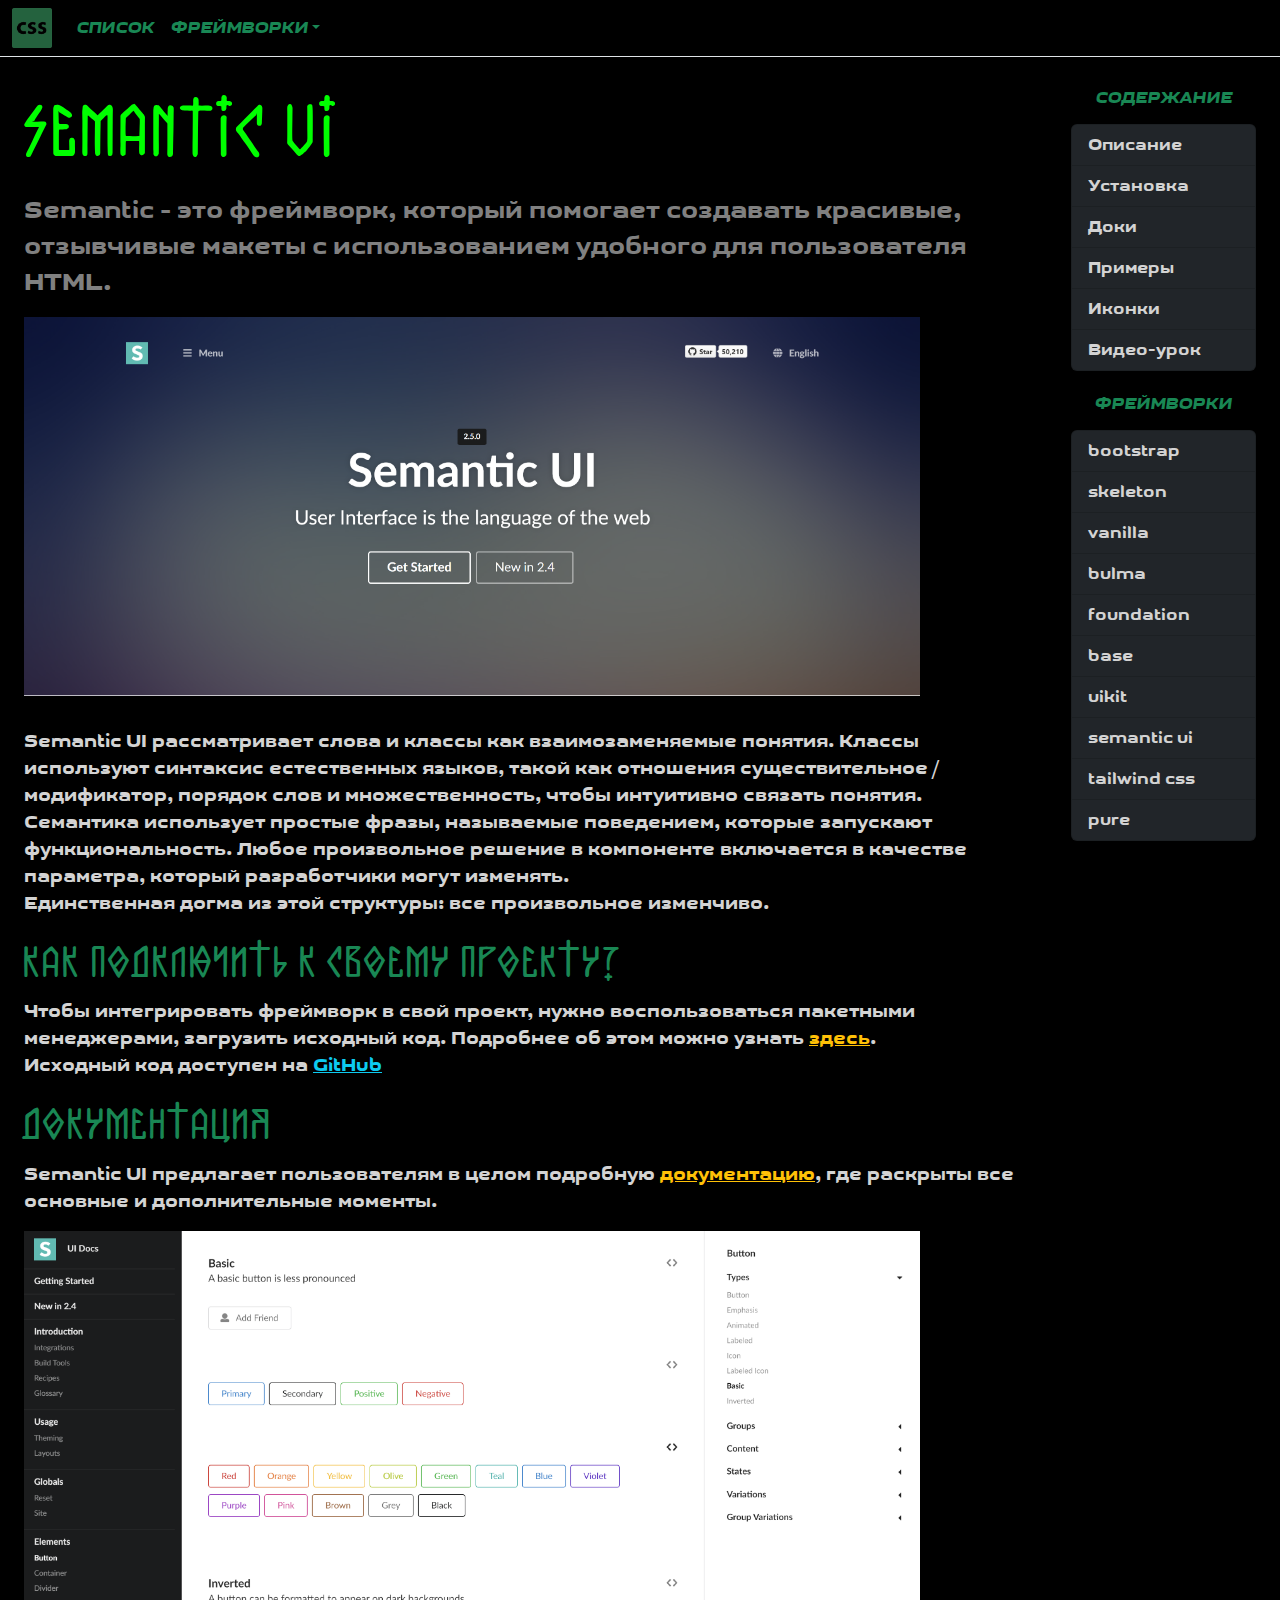
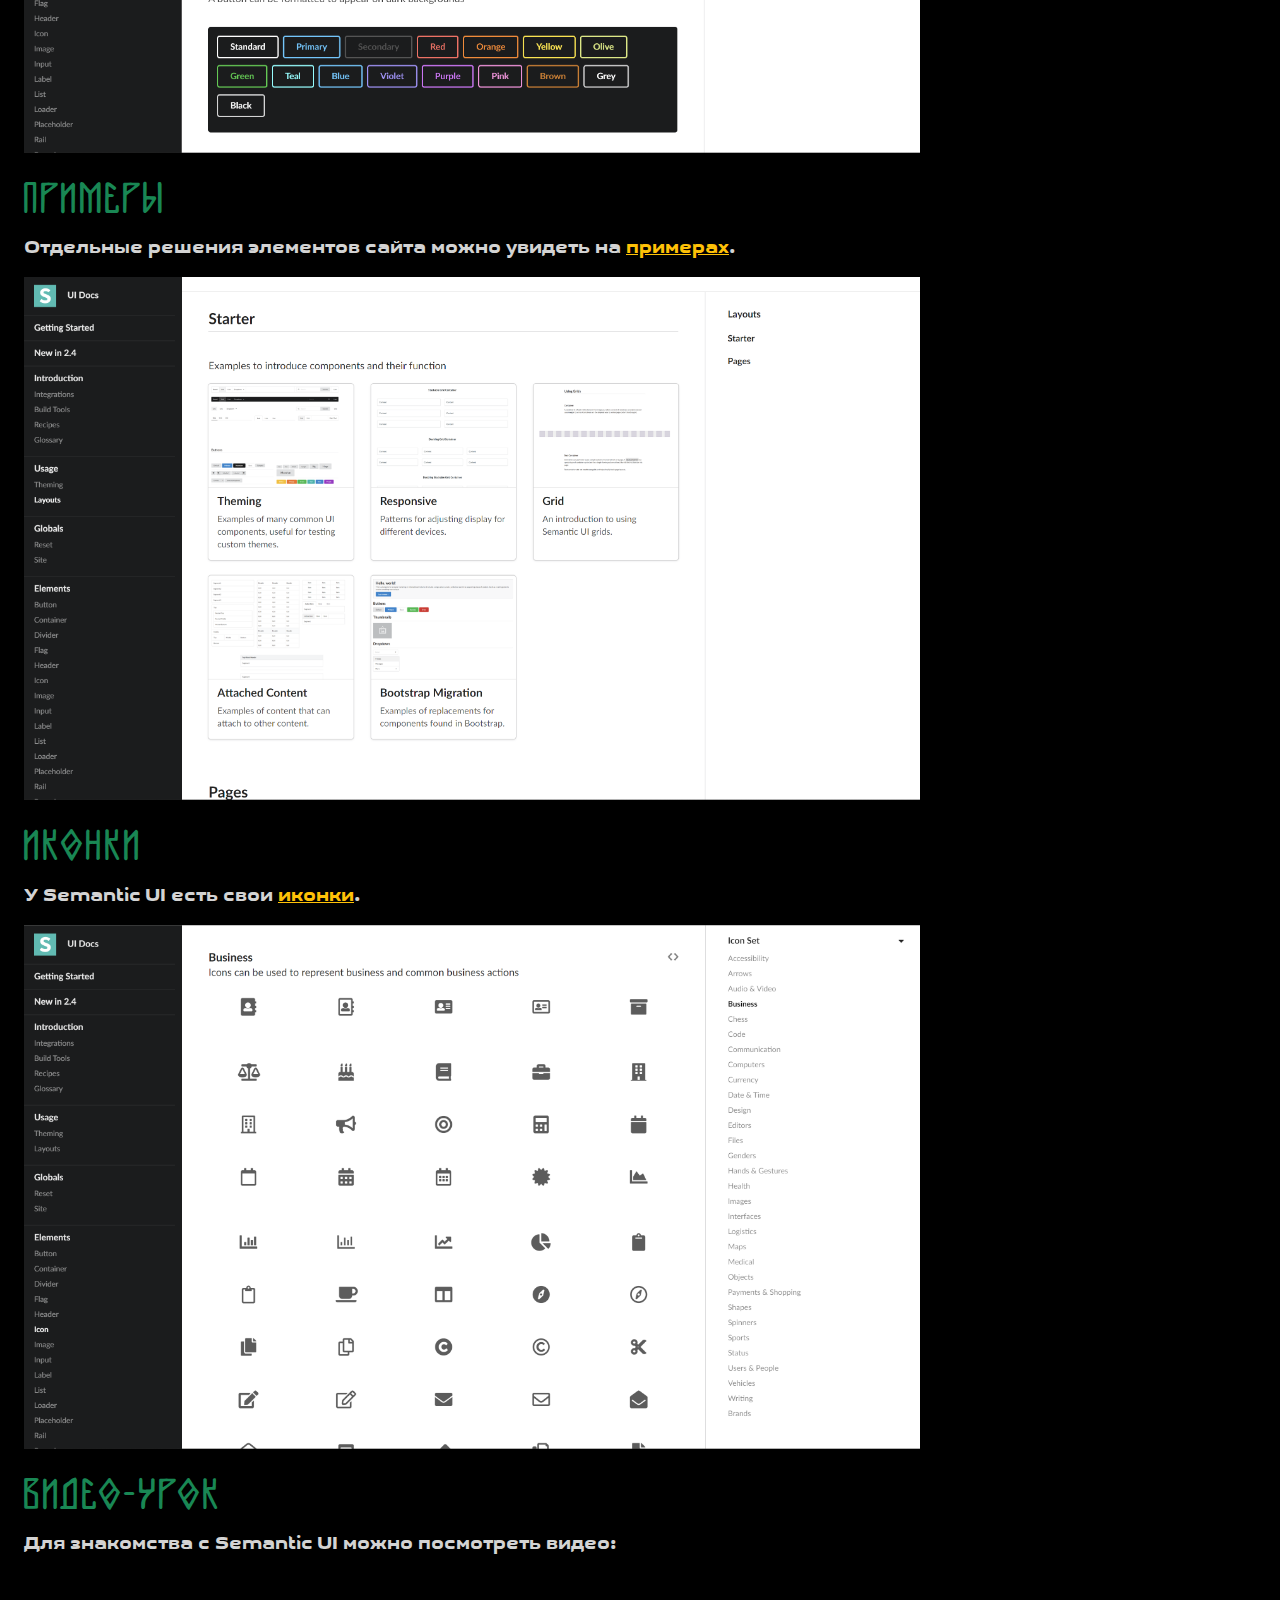
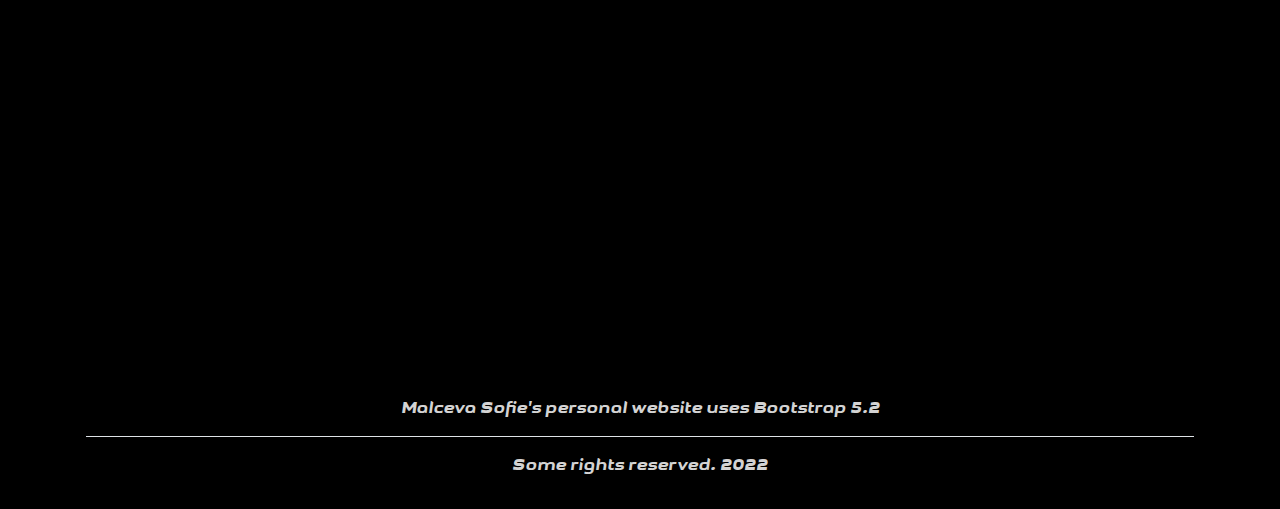
<file: semantic-ui.html>
<!DOCTYPE html>
<html lang="en">
<head>
	<meta charset="UTF-8">
	<meta name="viewport" content="width=device-width, initial-scale=1.0">
	<title> Фреймворк Semantic UI </title>
	<link rel="icon" href="images/icon.png" type="image/png">
	<link rel="stylesheet" href="css/bootstrap.css">
	<link rel="stylesheet" href="css/main.css">
	<link rel="stylesheet" href="css/media.css">
	<style>
		@font-face {
			font-family: headline;
			src: local(headline), url(font/GetVoIP_Grotesque_Italic.ttf);
		}
		@font-face {
			font-family: title;
			src: local(title), url(font/galaktika.ttf);
		}
		@font-face {
			font-family: elements;
			src: local(elements), url(font/GetVoIP_Grotesque.ttf);
		}
	</style>
</head>
<body>
	<header>
		<nav class="navbar navbar-dark navbar-expand-lg border-bottom">
			<div class="container-fluid">
				<div>
					<a href="index.html" class="navbar-brand text-brand"><img class="logo" src="images/logo.png"></a>
				</div>
		  		<button class="navbar-toggler" type="button" data-bs-toggle="collapse" data-bs-target="#navbarSupportedContent" aria-controls="navbarSupportedContent" aria-expanded="false" aria-label="Toggle navigation"><span class="navbar-toggler-icon"></span></button>
		  		<div class="collapse navbar-collapse" id="navbarSupportedContent">
			  		<ul class="navbar-nav me-auto mb-2 mb-lg-0 d-flex">
			  			<li class="nav-item">
				        	<a class="nav-link text-success f-bold f-headline" aria-current="page" href="list.html">СПИСОК</a>
				        </li>
			  			<li class="nav-item dropdown">
				  			<a href="#" class="nav-link dropdown-toggle text-success f-bold f-headline" id="navbarDropdown" role="button" data-bs-toggle="dropdown" aria-expanded="false">ФРЕЙМВОРКИ</a>	
				  			<ul class="dropdown-menu bg-dark">
					  			<li>
					  				<a href="bootstrap.html" class="dropdown-item f-elements text-brand">bootstrap</a>
									<a href="skeleton.html" class="dropdown-item f-elements text-brand">skeleton</a>
					  				<a href="vanilla.html" class="dropdown-item f-elements text-brand">vanilla</a>
					  				<a href="bulma.html" class="dropdown-item f-elements text-brand">bulma</a>
					  				<a href="foundation.html" class="dropdown-item f-elements text-brand">foundation</a>
					  				<a href="base.html" class="dropdown-item f-elements text-brand">base</a>
									<a href="uikit.html" class="dropdown-item f-elements text-brand">uikit</a>
				  					<a href="semantic-ui.html" class="dropdown-item f-elements text-brand">semantic ui</a>
				  					<a href="tailwind-css.html" class="dropdown-item f-elements text-brand">tailwind css</a>
				  					<a href="pure.html" class="dropdown-item f-elements text-brand">pure</a>
				  				</li>
					  		</ul>
					  	</li>
				  	</ul>
		  		</div>
		  	</div>
		</nav>
	</header>
	<div class="container-fluid bd-gutter mt-5 my-md-4 bd-layout">
		<div class="container-fluid">
			<div class="row">
				<div class="col-12 col-xs-12 col-sm-12 col-md-12 col-lg-10 col-xl-10">
				    <main class="bd-main">
				     	<div class="align-items-center justify-content-between d-flex">
				          	<h1 class="bd-title mb-0 text-title f-title" id="content">Semantic UI</h1>
				    	</div>
				    	<div class="py-2"></div>
				    	<p class="bd-lead text-darkgrey f-24 f-elements">Semantic - это фреймворк, который помогает создавать красивые, отзывчивые макеты с использованием удобного для пользователя HTML.</p>
				    	<a class="link-img-page" href="images/semantic.png" target="_blank" class=""><img class="img-page" src="images/semantic.png"></a>
				    	<div class="py-2 d-none d-mg-block d-sm-block"></div>
				    	<h6 class="text-center d-none d-md-block d-sm-block d-lg-none d-xl-none d-xxl-none text-success f-bold f-headline text-grey"> ОБЗОР СТРАНИЦЫ </h6>
				    	<div class="list-group py-2 d-none d-mg-block d-sm-block d-lg-none d-xl-none d-xxl-none" id="list-tab" role="tablist">
					    	<a href="#description" class="list-group-item list-group-item-action bg-dark f-elements text-grey" role="tab">Описание</a>
					    	<a href="#links" class="list-group-item list-group-item-action bg-dark f-elements text-grey" role="tab">Установка</a>
					    	<a href="#docs" class="list-group-item list-group-item-action bg-dark f-elements text-grey" role="tab">Доки</a>
					    	<a href="#examples" class="list-group-item list-group-item-action bg-dark f-elements text-grey" role="tab">Примеры</a>
					    	<a href="#icons" class="list-group-item list-group-item-action bg-dark f-elements text-grey" role="tab">Иконки</a>
					    	<a href="#video" class="list-group-item list-group-item-action bg-dark f-elements text-grey" role="tab">Видео-урок</a>
					    </div>
					    <div class="py-2"></div>
					    <p class="bd-lead text-grey f-18 f-elements" id="description">Semantic UI рассматривает слова и классы как взаимозаменяемые понятия. Классы используют синтаксис естественных языков, такой как отношения существительное / модификатор, порядок слов и множественность, чтобы интуитивно связать понятия. <br>Семантика использует простые фразы, называемые поведением, которые запускают функциональность. Любое произвольное решение в компоненте включается в качестве параметра, который разработчики могут изменять. <br>Единственная догма из этой структуры: все произвольное изменчиво.</p>
					    <h2 class="text-success f-48 f-title" id="links">Как подключить к своему проекту?</h2>
					    <p class="bd-lead text-grey f-18 f-elements">Чтобы интегрировать фреймворк в свой проект, нужно воспользоваться пакетными менеджерами, загрузить исходный код. Подробнее об этом можно узнать <a class="link-warning" href="https://semantic-ui.com/introduction/integrations.html">здесь</a>.<br>Исходный код доступен на <a class="link-info" href="https://github.com/semantic-org/semantic-ui">GitHub</a></p>
					    <h2 class="text-success f-48 f-title" id="docs">Документация</h2>
					    <p class="bd-lead text-grey f-18 f-elements">Semantic UI предлагает пользователям в целом подробную <a class="link-warning" href="https://semantic-ui.com/elements/button.html">документацию</a>, где раскрыты все основные и дополнительные моменты.</p>
					    <a class="link-img-page" href="images/semantic-docs.png" target="_blank" class=""><img class="img-page" src="images/semantic-docs.png"></a>
					    <div class="py-2"></div>
					    <h2 class="text-success f-48 f-title" id="examples">Примеры</h2>
					    <p class="bd-lead text-grey f-18 f-elements">Отдельные решения элементов сайта можно увидеть на <a class="link-warning" href="hhttps://semantic-ui.com/usage/layout.html">примерах</a>.</p>
					    <a class="link-img-page" href="images/semantic-examples.png" target="_blank" class=""><img class="img-page" src="images/semantic-examples.png"></a>
					    <div class="py-2"></div>
					    <h2 class="text-success f-48 f-title" id="icons">Иконки</h2>
					    <p class="bd-lead text-grey f-18 f-elements">У Semantic UI есть свои <a class="link-warning" href="https://semantic-ui.com/elements/icon.html">иконки</a>.</p>
					    <a class="link-img-page" href="images/semantic-icons.png" target="_blank" class=""><img class="img-page" src="images/semantic-icons.png"></a>
					    <div class="py-2"></div>
					    <h2 class="text-success f-48 f-title" id="video">Видео-урок</h2>
					    <p class="bd-lead text-grey f-18 f-elements">Для знакомства с Semantic UI можно посмотреть видео: </p>
					    <div class="video">
					    	<iframe class="video-youtube" src="https://www.youtube.com/embed/pSKGEob1sQo" id="video"></iframe>
					    </div>
				    </main>
			  	</div>
			  	<div class="col-md-3 col-lg-2 col-xl-2 py-2 d-none d-lg-block">
			  		<h6 class="text-center d-none d-lg-block text-success f-bold f-headline text-grey"> СОДЕРЖАНИЕ </h6>
					<div class="list-group py-2 d-none d-md-block" id="list-tab" role="tablist">
				    	<a href="#description" class="list-group-item list-group-item-action bg-dark f-elements text-grey" role="tab">Описание</a>
				    	<a href="#links" class="list-group-item list-group-item-action bg-dark f-elements text-grey" role="tab">Установка</a>
				    	<a href="#docs" class="list-group-item list-group-item-action bg-dark f-elements text-grey" role="tab">Доки</a>
				    	<a href="#examples" class="list-group-item list-group-item-action bg-dark f-elements text-grey" role="tab">Примеры</a>
				    	<a href="#icons" class="list-group-item list-group-item-action bg-dark f-elements text-grey" role="tab">Иконки</a>
				    	<a href="#video" class="list-group-item list-group-item-action bg-dark f-elements text-grey" role="tab">Видео-урок</a>
				    </div>
			  		<div class="py-2"></div>
			  		<h6 class="text-center d-none d-lg-block text-success f-bold f-headline">ФРЕЙМВОРКИ</h6>
					<div class="list-group py-2 d-none d-lg-block" id="list-tab" role="tablist">
				    	<a class="list-group-item list-group-item-action bg-dark f-elements text-grey" href="bootstrap.html" role="tab">bootstrap</a>
				    	<a class="list-group-item list-group-item-action bg-dark f-elements text-grey" href="skeleton.html" role="tab">skeleton</a>
				    	<a class="list-group-item list-group-item-action bg-dark f-elements text-grey" href="vanilla.html" role="tab">vanilla</a>
				    	<a class="list-group-item list-group-item-action bg-dark f-elements text-grey" href="bulma.html" role="tab">bulma</a>
				    	<a class="list-group-item list-group-item-action bg-dark f-elements text-grey" href="foundation.html" role="tab">foundation</a>
				    	<a class="list-group-item list-group-item-action bg-dark f-elements text-grey" href="base.html" role="tab">base</a>
				    	<a class="list-group-item list-group-item-action bg-dark f-elements text-grey" href="uikit.html" role="tab">uikit</a>
				    	<a class="list-group-item list-group-item-action bg-dark f-elements text-grey" href="semantic-ui.html" role="tab">semantic ui</a>
				    	<a class="list-group-item list-group-item-action bg-dark f-elements text-grey" href="tailwind-css.html" role="tab">tailwind css</a>
				    	<a class="list-group-item list-group-item-action bg-dark f-elements text-grey" href="pure.html" role="tab">pure</a>
				    </div>
			  	</div>
			</div>
		</div>
	</div>
	<div class="container-fluid bg-black">
		<footer class="bd-footer py-2 py-md-3 mx-0 mt-4 d-flex bg-black">
			<div class="container py-2 py-md-3 px-4 px-md-3 f-headline">
				<div class="text-center border-bottom pb-3 mb-3 text-grey text-footer">
					Malceva Sofie's personal website uses Bootstrap 5.2</div>
				<div class="text-center text-grey text-footer">Some rights reserved. 2022</div>
			</div>
		</footer>
	</div>
	<script src="js/bootstrap.bundle.js"></script>
</body>
</html>
</file>
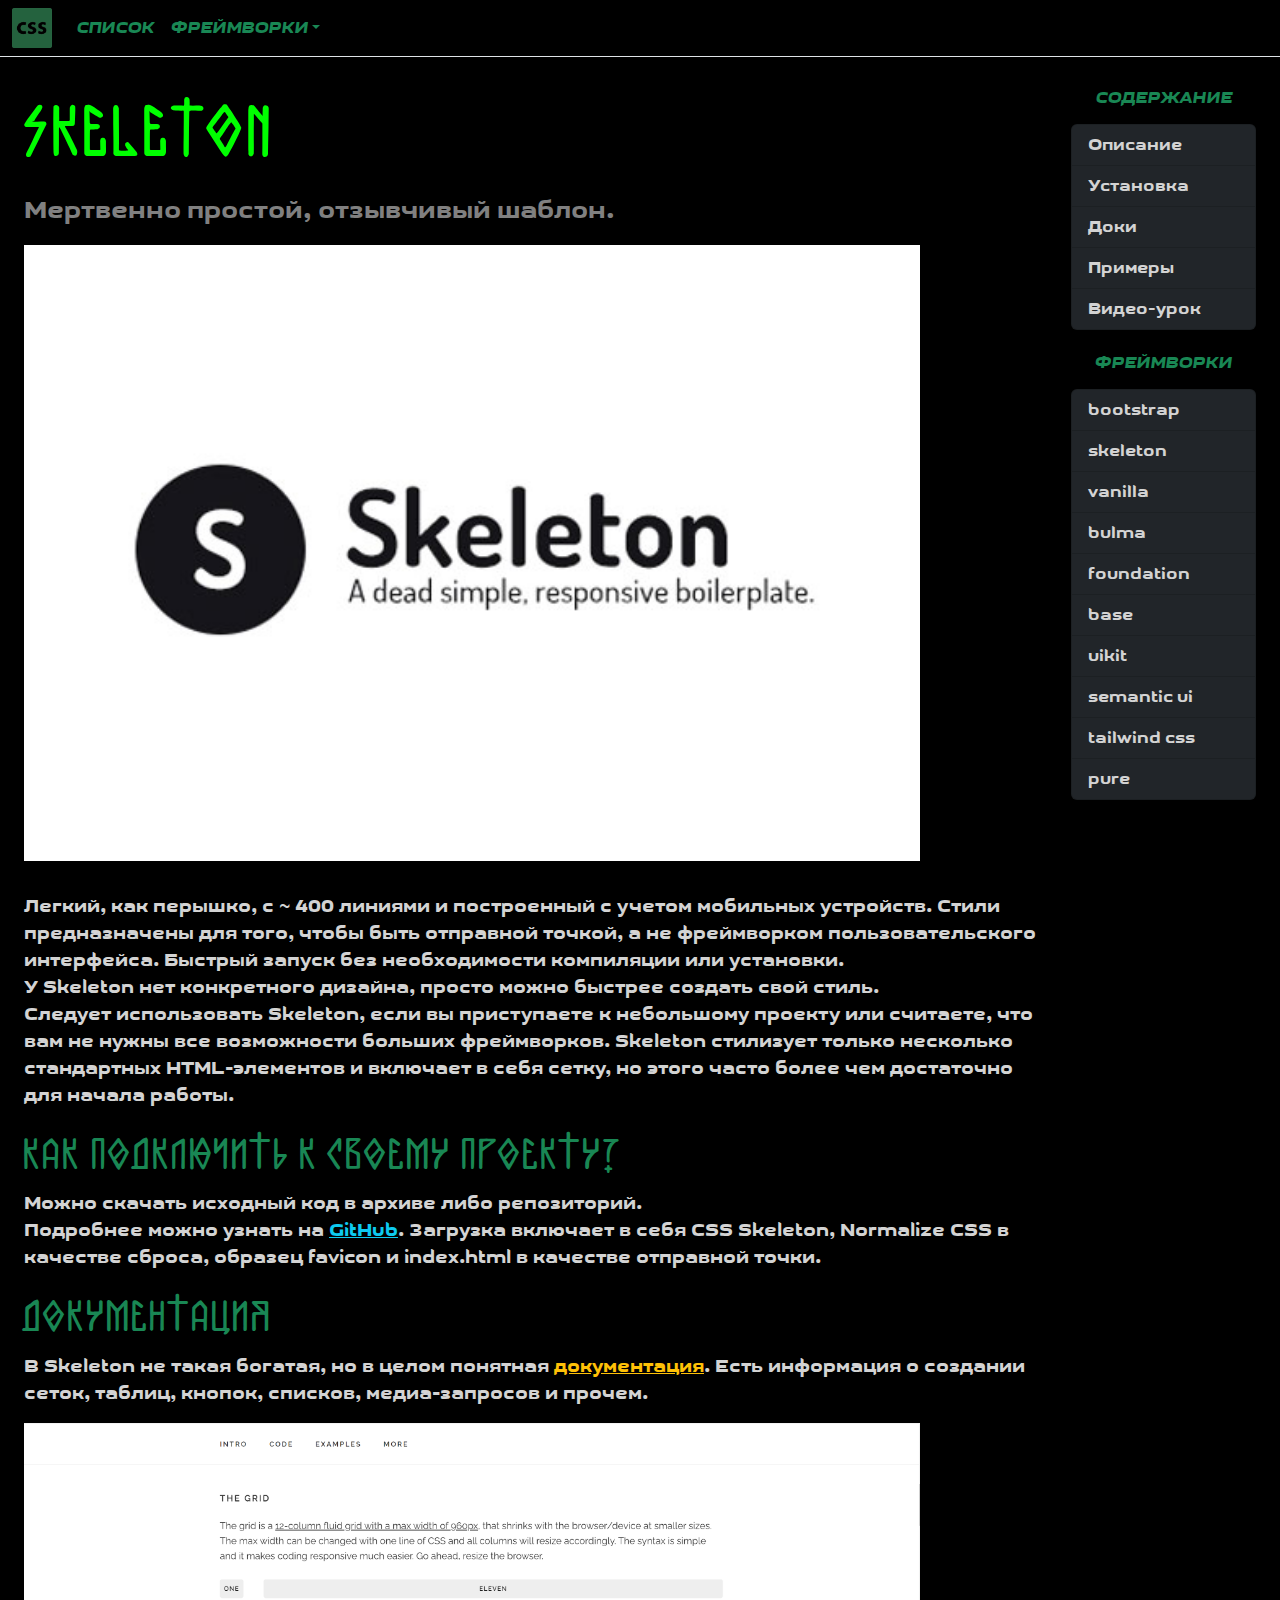
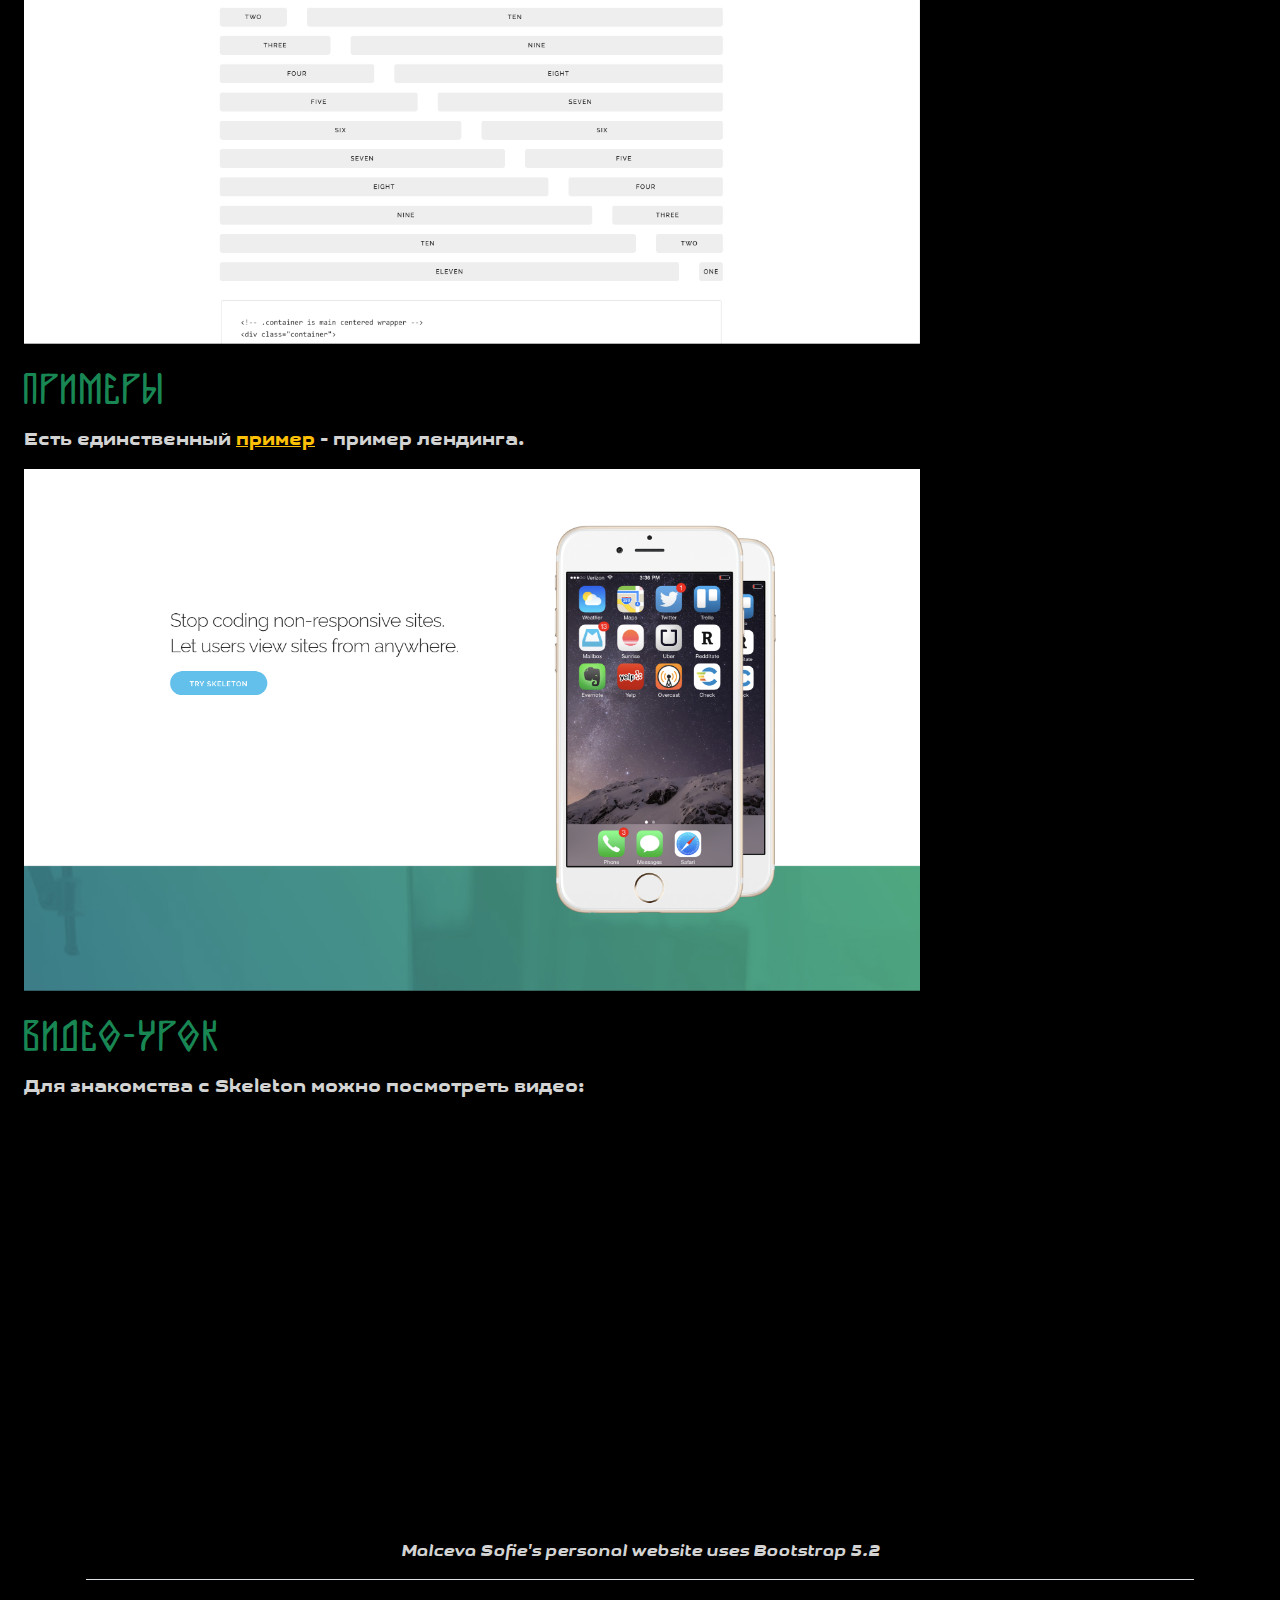
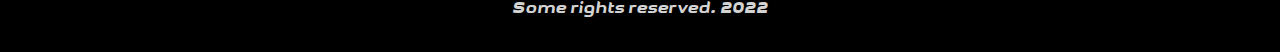
<file: skeleton.html>
<!DOCTYPE html>
<html lang="en">
<head>
	<meta charset="UTF-8">
	<meta name="viewport" content="width=device-width, initial-scale=1.0">
	<title> Фреймворк Skeleton </title>
	<link rel="icon" href="images/icon.png" type="image/png">
	<link rel="stylesheet" href="css/bootstrap.css">
	<link rel="stylesheet" href="css/main.css">
	<link rel="stylesheet" href="css/media.css">
	<style>
		@font-face {
			font-family: headline;
			src: local(headline), url(font/GetVoIP_Grotesque_Italic.ttf);
		}
		@font-face {
			font-family: title;
			src: local(title), url(font/galaktika.ttf);
		}
		@font-face {
			font-family: elements;
			src: local(elements), url(font/GetVoIP_Grotesque.ttf);
		}
	</style>
</head>
<body>
	<header>
		<nav class="navbar navbar-dark navbar-expand-lg border-bottom">
			<div class="container-fluid">
				<div>
					<a href="index.html" class="navbar-brand text-brand"><img class="logo" src="images/logo.png"></a>
				</div>
		  		<button class="navbar-toggler" type="button" data-bs-toggle="collapse" data-bs-target="#navbarSupportedContent" aria-controls="navbarSupportedContent" aria-expanded="false" aria-label="Toggle navigation"><span class="navbar-toggler-icon"></span></button>
		  		<div class="collapse navbar-collapse" id="navbarSupportedContent">
			  		<ul class="navbar-nav me-auto mb-2 mb-lg-0 d-flex">
			  			<li class="nav-item">
				        	<a class="nav-link text-success f-bold f-headline" aria-current="page" href="list.html">СПИСОК</a>
				        </li>
			  			<li class="nav-item dropdown">
				  			<a href="#" class="nav-link dropdown-toggle text-success f-bold f-headline" id="navbarDropdown" role="button" data-bs-toggle="dropdown" aria-expanded="false">ФРЕЙМВОРКИ</a>	
				  			<ul class="dropdown-menu bg-dark">
					  			<li>
					  				<a href="bootstrap.html" class="dropdown-item f-elements text-brand">bootstrap</a>
									<a href="skeleton.html" class="dropdown-item f-elements text-brand">skeleton</a>
					  				<a href="vanilla.html" class="dropdown-item f-elements text-brand">vanilla</a>
					  				<a href="bulma.html" class="dropdown-item f-elements text-brand">bulma</a>
					  				<a href="foundation.html" class="dropdown-item f-elements text-brand">foundation</a>
					  				<a href="base.html" class="dropdown-item f-elements text-brand">base</a>
									<a href="uikit.html" class="dropdown-item f-elements text-brand">uikit</a>
				  					<a href="semantic-ui.html" class="dropdown-item f-elements text-brand">semantic ui</a>
				  					<a href="tailwind-css.html" class="dropdown-item f-elements text-brand">tailwind css</a>
				  					<a href="pure.html" class="dropdown-item f-elements text-brand">pure</a>
				  				</li>
					  		</ul>
					  	</li>
				  	</ul>
		  		</div>
		  	</div>
		</nav>
	</header>
	<div class="container-fluid bd-gutter mt-5 my-md-4 bd-layout">
		<div class="container-fluid">
			<div class="row">
				<div class="col-12 col-xs-12 col-sm-12 col-md-12 col-lg-10 col-xl-10">
				    <main class="bd-main">
				     	<div class="align-items-center justify-content-between d-flex">
				          	<h1 class="bd-title mb-0 text-title f-title" id="content">Skeleton</h1>
				    	</div>
				    	<div class="py-2"></div>
				    	<p class="bd-lead text-darkgrey f-24 f-elements">Мертвенно простой, отзывчивый шаблон.</p>
				    	<a class="link-img-page" href="images/skeleton.jpg" target="_blank" class=""><img class="img-page" src="images/skeleton.jpg"></a>
				    	<div class="py-2 d-none d-mg-block d-sm-block"></div>
				    	<h6 class="text-center d-none d-md-block d-sm-block d-lg-none d-xl-none d-xxl-none text-success f-bold f-headline text-grey"> ОБЗОР СТРАНИЦЫ </h6>
				    	<div class="list-group py-2 d-none d-mg-block d-sm-block d-lg-none d-xl-none d-xxl-none" id="list-tab" role="tablist">
					    	<a href="#description" class="list-group-item list-group-item-action bg-dark f-elements text-grey" role="tab">Описание</a>
					    	<a href="#links" class="list-group-item list-group-item-action bg-dark f-elements text-grey" role="tab">Установка</a>
					    	<a href="#docs" class="list-group-item list-group-item-action bg-dark f-elements text-grey" role="tab">Доки</a>
					    	<a href="#examples" class="list-group-item list-group-item-action bg-dark f-elements text-grey" role="tab">Примеры</a>
					    	<a href="#video" class="list-group-item list-group-item-action bg-dark f-elements text-grey" role="tab">Видео-урок</a>
					    </div>
					    <div class="py-2"></div>
					    <p class="bd-lead text-grey f-18 f-elements" id="description">Легкий, как перышко, с ~ 400 линиями и построенный с учетом мобильных устройств. Стили предназначены для того, чтобы быть отправной точкой, а не фреймворком пользовательского интерфейса. Быстрый запуск без необходимости компиляции или установки.<br>У Skeleton нет конкретного дизайна, просто можно быстрее создать свой стиль.<br>Следует использовать Skeleton, если вы приступаете к небольшому проекту или считаете, что вам не нужны все возможности больших фреймворков. Skeleton стилизует только несколько стандартных HTML-элементов и включает в себя сетку, но этого часто более чем достаточно для начала работы.</p>
					    <h2 class="text-success f-48 f-title" id="links">Как подключить к своему проекту?</h2>
					    <p class="bd-lead text-grey f-18 f-elements">Можно скачать исходный код в архиве либо репозиторий.<br>Подробнее можно узнать на <a class="link-info" href="https://github.com/dhg/Skeleton">GitHub</a>. Загрузка включает в себя CSS Skeleton, Normalize CSS в качестве сброса, образец favicon и index.html в качестве отправной точки.</p>
					    <h2 class="text-success f-48 f-title" id="docs">Документация</h2>
					    <p class="bd-lead text-grey f-18 f-elements">В Skeleton не такая богатая, но в целом понятная <a class="link-warning" href="http://getskeleton.com/#intro">документация</a>. Есть информация о создании сеток, таблиц, кнопок, списков, медиа-запросов и прочем.</p>
					    <a class="link-img-page" href="images/skeleton_docs.png" target="_blank" class=""><img class="img-page" src="images/skeleton_docs.png"></a>
					    <div class="py-2"></div>
					    <h2 class="text-success f-48 f-title" id="examples">Примеры</h2>
					    <p class="bd-lead text-grey f-18 f-elements">Есть единственный <a class="link-warning" href="http://getskeleton.com/examples/landing/">пример</a> - пример лендинга.</p>
					    <a class="link-img-page" href="images/skeleton_example.png" target="_blank" class=""><img class="img-page" src="images/skeleton_example.png"></a>
					    <div class="py-2"></div>
					    <h2 class="text-success f-48 f-title" id="video">Видео-урок</h2>
					    <p class="bd-lead text-grey f-18 f-elements">Для знакомства с Skeleton можно посмотреть видео: </p>
					    <div class="video">
					    	<iframe class="video-youtube" src="https://www.youtube.com/embed/0P1xCDj_3oA" id="video"></iframe>
					    </div>
				    </main>
			  	</div>
			  	<div class="col-md-3 col-lg-2 col-xl-2 py-2 d-none d-lg-block">
			  		<h6 class="text-center d-none d-lg-block text-success f-bold f-headline text-grey"> СОДЕРЖАНИЕ </h6>
					<div class="list-group py-2 d-none d-md-block" id="list-tab" role="tablist">
				    	<a href="#description" class="list-group-item list-group-item-action bg-dark f-elements text-grey" role="tab">Описание</a>
				    	<a href="#links" class="list-group-item list-group-item-action bg-dark f-elements text-grey" role="tab">Установка</a>
				    	<a href="#docs" class="list-group-item list-group-item-action bg-dark f-elements text-grey" role="tab">Доки</a>
				    	<a href="#examples" class="list-group-item list-group-item-action bg-dark f-elements text-grey" role="tab">Примеры</a>
				    	<a href="#video" class="list-group-item list-group-item-action bg-dark f-elements text-grey" role="tab">Видео-урок</a>
				    </div>
			  		<div class="py-2"></div>
			  		<h6 class="text-center d-none d-lg-block text-success f-bold f-headline">ФРЕЙМВОРКИ</h6>
					<div class="list-group py-2 d-none d-lg-block" id="list-tab" role="tablist">
				    	<a class="list-group-item list-group-item-action bg-dark f-elements text-grey" href="bootstrap.html" role="tab">bootstrap</a>
				    	<a class="list-group-item list-group-item-action bg-dark f-elements text-grey" href="skeleton.html" role="tab">skeleton</a>
				    	<a class="list-group-item list-group-item-action bg-dark f-elements text-grey" href="vanilla.html" role="tab">vanilla</a>
				    	<a class="list-group-item list-group-item-action bg-dark f-elements text-grey" href="bulma.html" role="tab">bulma</a>
				    	<a class="list-group-item list-group-item-action bg-dark f-elements text-grey" href="foundation.html" role="tab">foundation</a>
				    	<a class="list-group-item list-group-item-action bg-dark f-elements text-grey" href="base.html" role="tab">base</a>
				    	<a class="list-group-item list-group-item-action bg-dark f-elements text-grey" href="uikit.html" role="tab">uikit</a>
				    	<a class="list-group-item list-group-item-action bg-dark f-elements text-grey" href="semantic-ui.html" role="tab">semantic ui</a>
				    	<a class="list-group-item list-group-item-action bg-dark f-elements text-grey" href="tailwind-css.html" role="tab">tailwind css</a>
				    	<a class="list-group-item list-group-item-action bg-dark f-elements text-grey" href="pure.html" role="tab">pure</a>
				    </div>
			  	</div>
			</div>
		</div>
	</div>
	<div class="container-fluid bg-black">
		<footer class="bd-footer py-2 py-md-3 mx-0 mt-4 d-flex bg-black">
			<div class="container py-2 py-md-3 px-4 px-md-3 f-headline">
				<div class="text-center border-bottom pb-3 mb-3 text-grey text-footer">
					Malceva Sofie's personal website uses Bootstrap 5.2</div>
				<div class="text-center text-grey text-footer">Some rights reserved. 2022</div>
			</div>
		</footer>
	</div>
	<script src="js/bootstrap.bundle.js"></script>
</body>
</html>
</file>
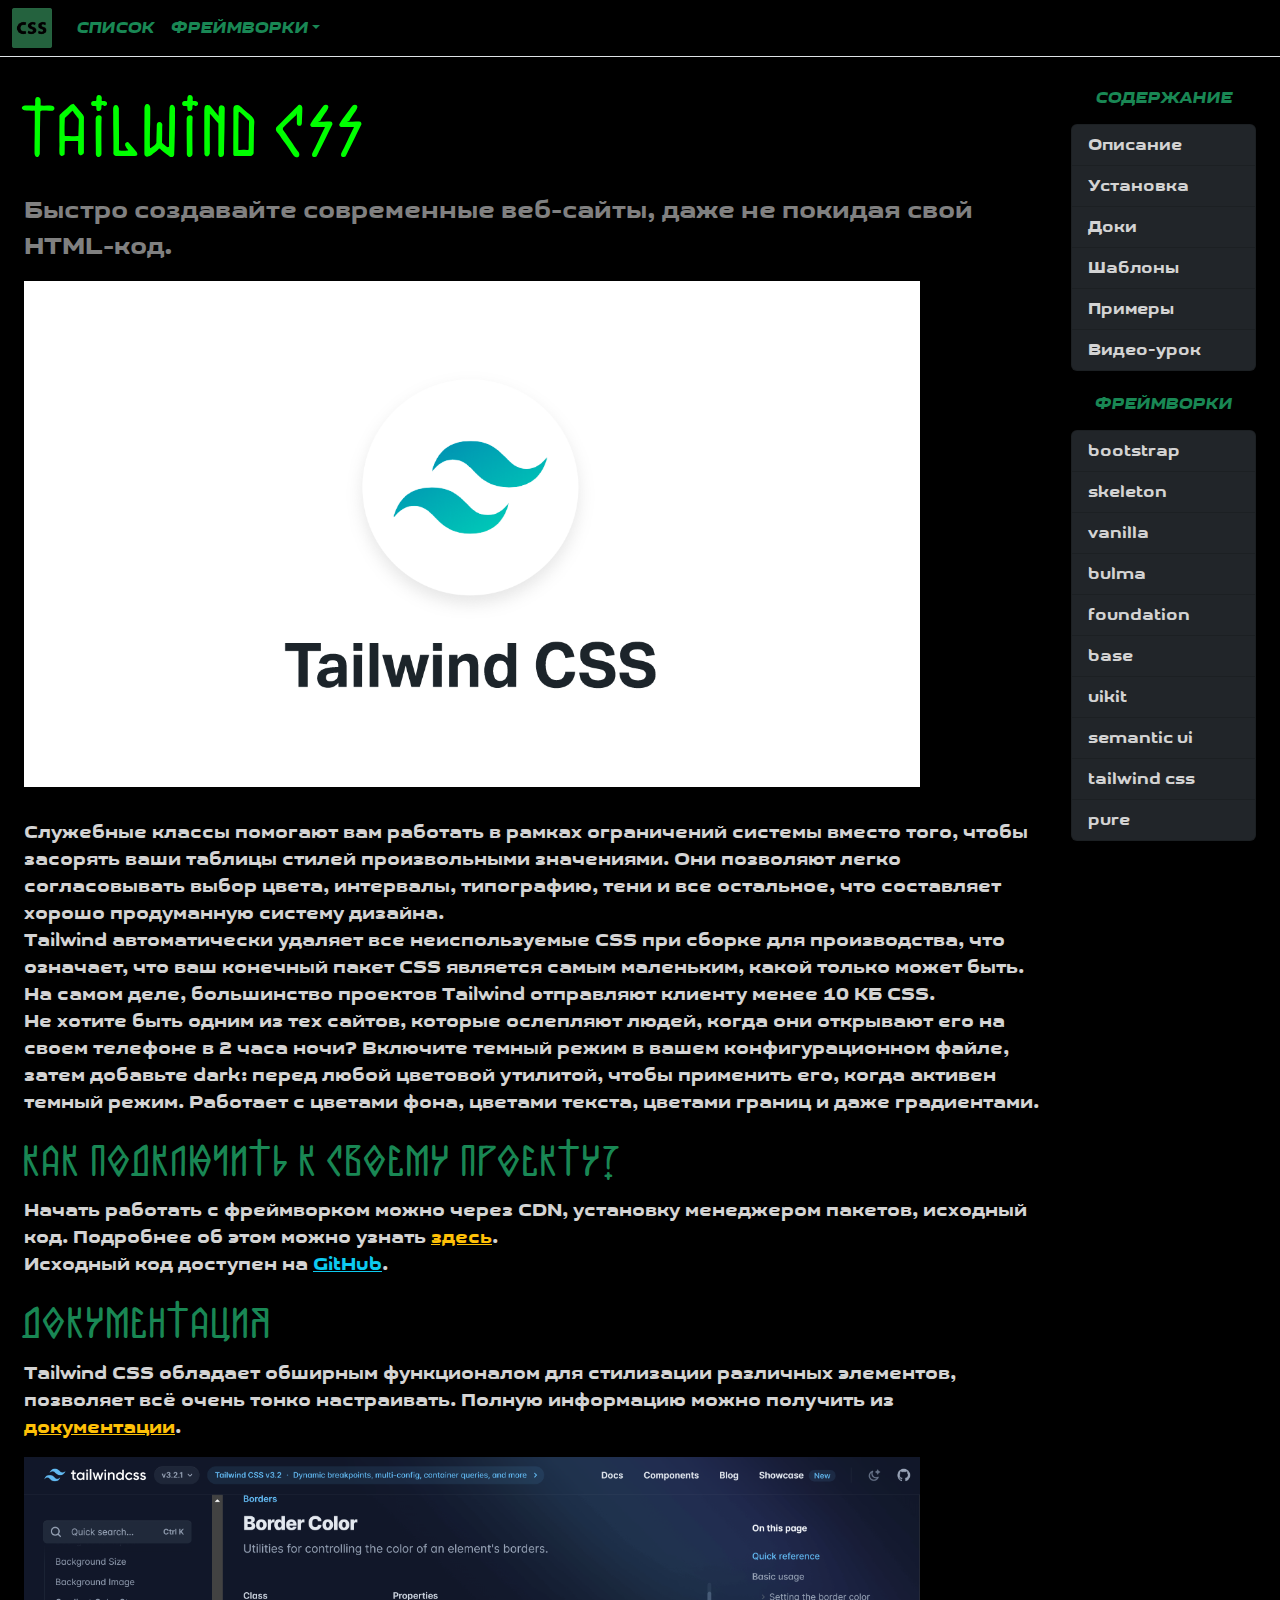
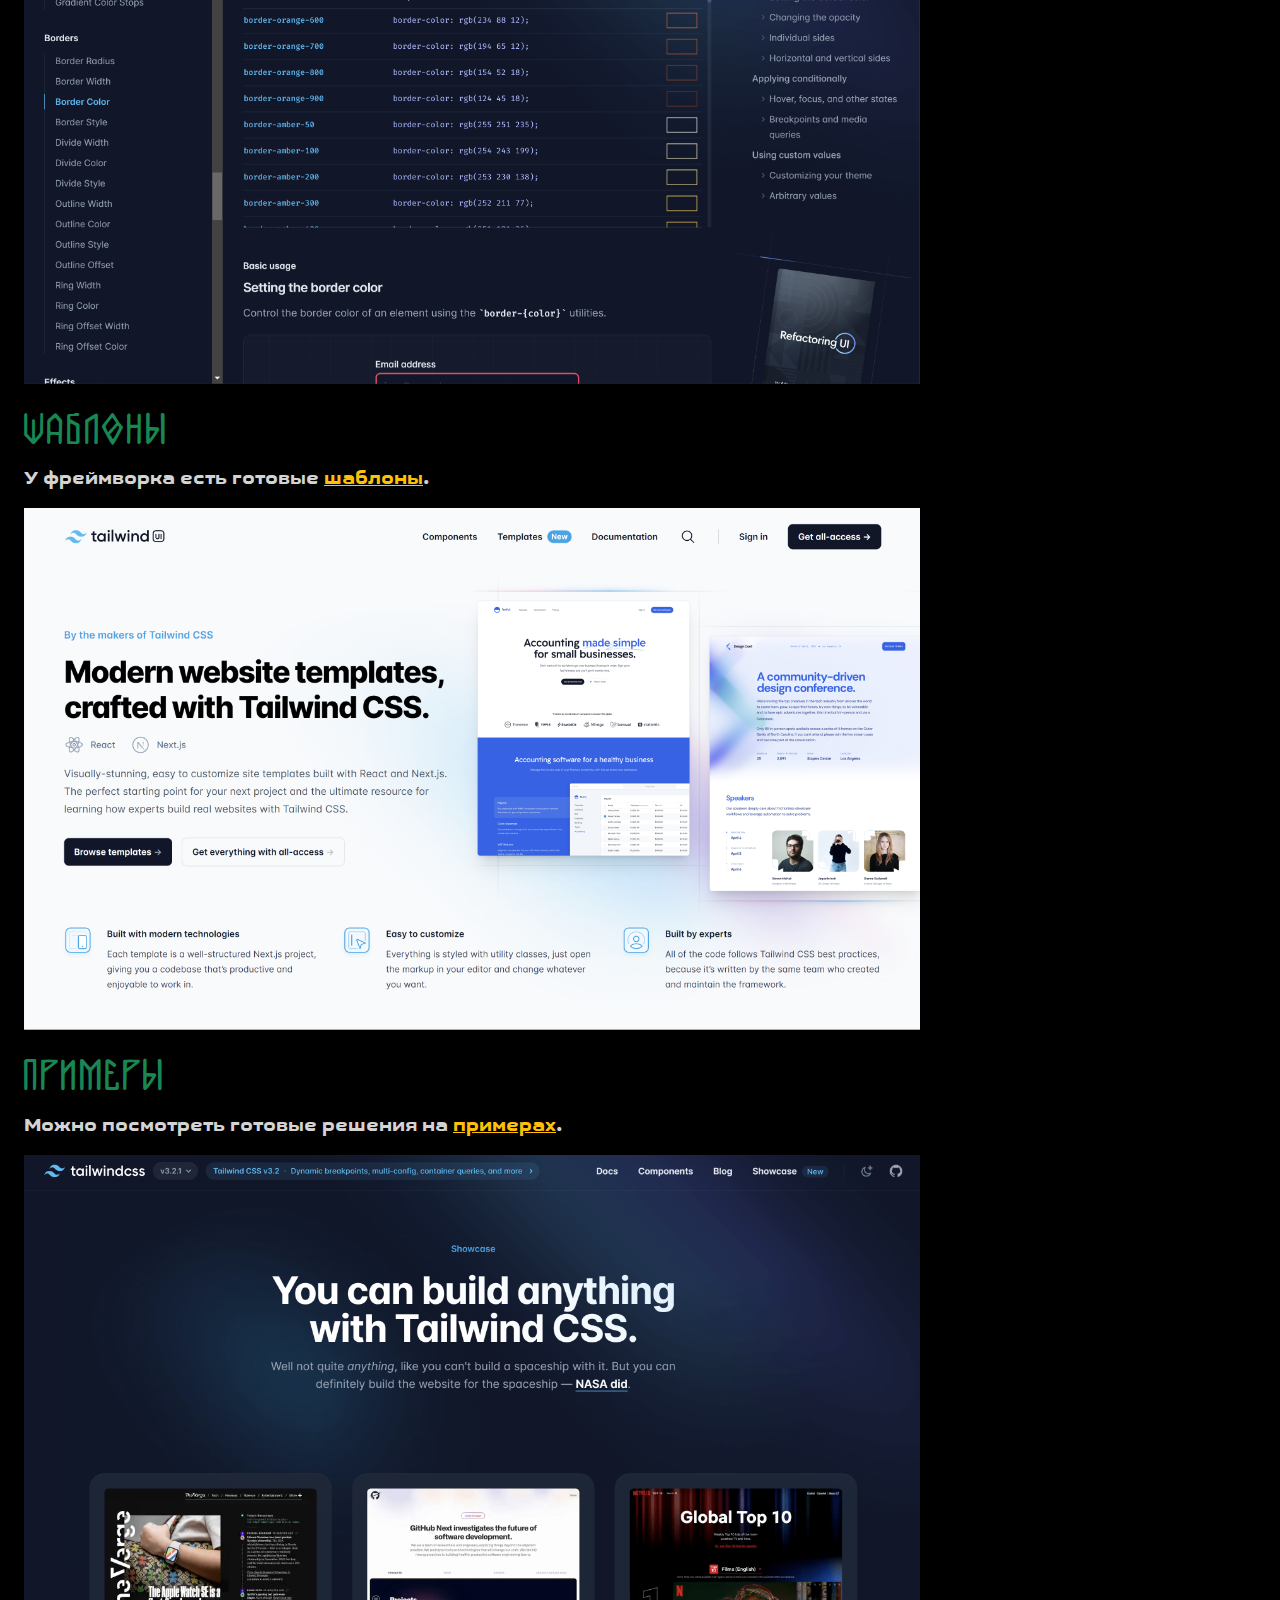
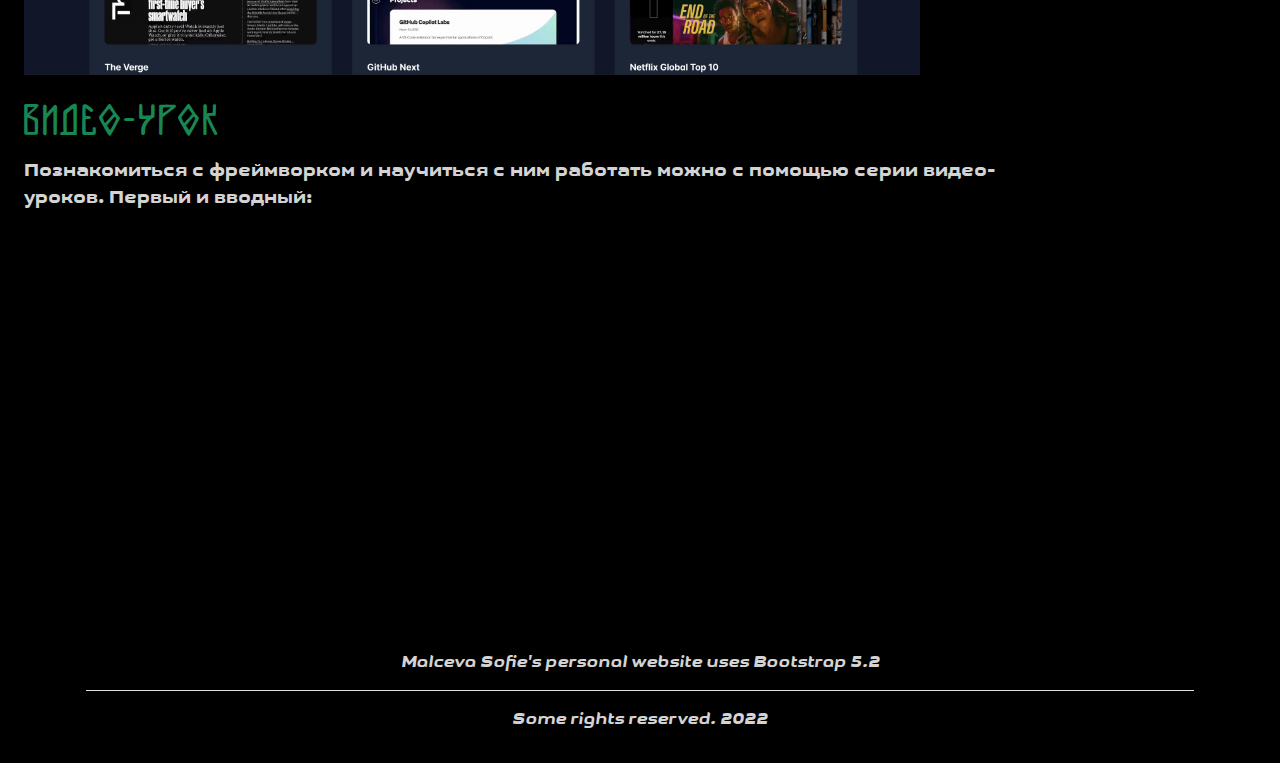
<file: tailwind-css.html>
<!DOCTYPE html>
<html lang="en">
<head>
	<meta charset="UTF-8">
	<meta name="viewport" content="width=device-width, initial-scale=1.0">
	<title> Фреймворк Tailwind CSS </title>
	<link rel="icon" href="images/icon.png" type="image/png">
	<link rel="stylesheet" href="css/bootstrap.css">
	<link rel="stylesheet" href="css/main.css">
	<link rel="stylesheet" href="css/media.css">
	<style>
		@font-face {
			font-family: headline;
			src: local(headline), url(font/GetVoIP_Grotesque_Italic.ttf);
		}
		@font-face {
			font-family: title;
			src: local(title), url(font/galaktika.ttf);
		}
		@font-face {
			font-family: elements;
			src: local(elements), url(font/GetVoIP_Grotesque.ttf);
		}
	</style>
</head>
<body>
	<header>
		<nav class="navbar navbar-dark navbar-expand-lg border-bottom">
			<div class="container-fluid">
				<div>
					<a href="index.html" class="navbar-brand text-brand"><img class="logo" src="images/logo.png"></a>
				</div>
		  		<button class="navbar-toggler" type="button" data-bs-toggle="collapse" data-bs-target="#navbarSupportedContent" aria-controls="navbarSupportedContent" aria-expanded="false" aria-label="Toggle navigation"><span class="navbar-toggler-icon"></span></button>
		  		<div class="collapse navbar-collapse" id="navbarSupportedContent">
			  		<ul class="navbar-nav me-auto mb-2 mb-lg-0 d-flex">
			  			<li class="nav-item">
				        	<a class="nav-link text-success f-bold f-headline" aria-current="page" href="list.html">СПИСОК</a>
				        </li>
			  			<li class="nav-item dropdown">
				  			<a href="#" class="nav-link dropdown-toggle text-success f-bold f-headline" id="navbarDropdown" role="button" data-bs-toggle="dropdown" aria-expanded="false">ФРЕЙМВОРКИ</a>	
				  			<ul class="dropdown-menu bg-dark">
					  			<li>
					  				<a href="bootstrap.html" class="dropdown-item f-elements text-brand">bootstrap</a>
									<a href="skeleton.html" class="dropdown-item f-elements text-brand">skeleton</a>
					  				<a href="vanilla.html" class="dropdown-item f-elements text-brand">vanilla</a>
					  				<a href="bulma.html" class="dropdown-item f-elements text-brand">bulma</a>
					  				<a href="foundation.html" class="dropdown-item f-elements text-brand">foundation</a>
					  				<a href="base.html" class="dropdown-item f-elements text-brand">base</a>
									<a href="uikit.html" class="dropdown-item f-elements text-brand">uikit</a>
				  					<a href="semantic-ui.html" class="dropdown-item f-elements text-brand">semantic ui</a>
				  					<a href="tailwind-css.html" class="dropdown-item f-elements text-brand">tailwind css</a>
				  					<a href="pure.html" class="dropdown-item f-elements text-brand">pure</a>
				  				</li>
					  		</ul>
					  	</li>
				  	</ul>
		  		</div>
		  	</div>
		</nav>
	</header>
	<div class="container-fluid bd-gutter mt-5 my-md-4 bd-layout">
		<div class="container-fluid">
			<div class="row">
				<div class="col-12 col-xs-12 col-sm-12 col-md-12 col-lg-10 col-xl-10">
				    <main class="bd-main">
				     	<div class="align-items-center justify-content-between d-flex">
				          	<h1 class="bd-title mb-0 text-title f-title" id="content">Tailwind CSS</h1>
				    	</div>
				    	<div class="py-2"></div>
				    	<p class="bd-lead text-darkgrey f-24 f-elements">Быстро создавайте современные веб-сайты, даже не покидая свой HTML-код.</p>
				    	<a class="link-img-page" href="images/tailwind.png" target="_blank" class=""><img class="img-page" src="images/tailwind.png"></a>
				    	<div class="py-2 d-none d-mg-block d-sm-block"></div>
				    	<h6 class="text-center d-none d-md-block d-sm-block d-lg-none d-xl-none d-xxl-none text-success f-bold f-headline text-grey"> ОБЗОР СТРАНИЦЫ </h6>
				    	<div class="list-group py-2 d-none d-mg-block d-sm-block d-lg-none d-xl-none d-xxl-none" id="list-tab" role="tablist">
					    	<a href="#description" class="list-group-item list-group-item-action bg-dark f-elements text-grey" role="tab">Описание</a>
					    	<a href="#links" class="list-group-item list-group-item-action bg-dark f-elements text-grey" role="tab">Установка</a>
					    	<a href="#docs" class="list-group-item list-group-item-action bg-dark f-elements text-grey" role="tab">Доки</a>
					    	<a href="#templates" class="list-group-item list-group-item-action bg-dark f-elements text-grey" role="tab">Шаблоны</a>
					    	<a href="#examples" class="list-group-item list-group-item-action bg-dark f-elements text-grey" role="tab">Примеры</a>
					    	<a href="#video" class="list-group-item list-group-item-action bg-dark f-elements text-grey" role="tab">Видео-урок</a>
					    </div>
					    <div class="py-2"></div>
					    <p class="bd-lead text-grey f-18 f-elements" id="description">Служебные классы помогают вам работать в рамках ограничений системы вместо того, чтобы засорять ваши таблицы стилей произвольными значениями. Они позволяют легко согласовывать выбор цвета, интервалы, типографию, тени и все остальное, что составляет хорошо продуманную систему дизайна. <br>Tailwind автоматически удаляет все неиспользуемые CSS при сборке для производства, что означает, что ваш конечный пакет CSS является самым маленьким, какой только может быть. На самом деле, большинство проектов Tailwind отправляют клиенту менее 10 КБ CSS. <br>Не хотите быть одним из тех сайтов, которые ослепляют людей, когда они открывают его на своем телефоне в 2 часа ночи? Включите темный режим в вашем конфигурационном файле, затем добавьте dark: перед любой цветовой утилитой, чтобы применить его, когда активен темный режим. Работает с цветами фона, цветами текста, цветами границ и даже градиентами.</p>
					    <h2 class="text-success f-48 f-title" id="links">Как подключить к своему проекту?</h2>
					    <p class="bd-lead text-grey f-18 f-elements">Начать работать с фреймворком можно через CDN, установку менеджером пакетов, исходный код. Подробнее об этом можно узнать <a class="link-warning" href="https://tailwindcss.com/docs/installation">здесь</a>.<br>Исходный код доступен на <a class="link-info" href="https://github.com/tailwindlabs/tailwindcss">GitHub</a>.</p>
					    <h2 class="text-success f-48 f-title" id="docs">Документация</h2>
					    <p class="bd-lead text-grey f-18 f-elements">Tailwind CSS обладает обширным функционалом для стилизации различных элементов, позволяет всё очень тонко настраивать. Полную информацию можно получить из <a class="link-warning" href="https://tailwindcss.com/docs/installation">документации</a>.</p>
					    <a class="link-img-page" href="images/tailwind-docs.png" target="_blank" class=""><img class="img-page" src="images/tailwind-docs.png"></a>
					    <div class="py-2"></div>
					    <h2 class="text-success f-48 f-title" id="templates">Шаблоны</h2>
					    <p class="bd-lead text-grey f-18 f-elements">У фреймворка есть готовые <a class="link-warning" href="https://tailwindui.com/templates?ref=sidebar">шаблоны</a>.</p>
					    <a class="link-img-page" href="images/tailwind-templates.png" target="_blank" class=""><img class="img-page" src="images/tailwind-templates.png"></a>
					    <div class="py-2"></div>
					    <h2 class="text-success f-48 f-title" id="examples">Примеры</h2>
					    <p class="bd-lead text-grey f-18 f-elements">Можно посмотреть готовые решения на <a class="link-warning" href="https://tailwindcss.com/showcase">примерах</a>.</p>
					    <a class="link-img-page" href="images/tailwind-examples.png" target="_blank" class=""><img class="img-page" src="images/tailwind-examples.png"></a>
					    <div class="py-2"></div>
					    <h2 class="text-success f-48 f-title" id="video">Видео-урок</h2>
					    <p class="bd-lead text-grey f-18 f-elements">Познакомиться с фреймворком и научиться с ним работать можно с помощью серии видео-уроков. Первый и вводный: </p>
					    <div class="video">
					    	<iframe class="video-youtube" src="https://www.youtube.com/embed/elgqxmdVms8" id="video"></iframe>
					    </div>
				    </main>
			  	</div>
			  	<div class="col-md-3 col-lg-2 col-xl-2 py-2 d-none d-lg-block">
			  		<h6 class="text-center d-none d-lg-block text-success f-bold f-headline text-grey"> СОДЕРЖАНИЕ </h6>
					<div class="list-group py-2 d-none d-md-block" id="list-tab" role="tablist">
				    	<a href="#description" class="list-group-item list-group-item-action bg-dark f-elements text-grey" role="tab">Описание</a>
				    	<a href="#links" class="list-group-item list-group-item-action bg-dark f-elements text-grey" role="tab">Установка</a>
				    	<a href="#docs" class="list-group-item list-group-item-action bg-dark f-elements text-grey" role="tab">Доки</a>
				    	<a href="#templates" class="list-group-item list-group-item-action bg-dark f-elements text-grey" role="tab">Шаблоны</a>
				    	<a href="#examples" class="list-group-item list-group-item-action bg-dark f-elements text-grey" role="tab">Примеры</a>
				    	<a href="#video" class="list-group-item list-group-item-action bg-dark f-elements text-grey" role="tab">Видео-урок</a>
				    </div>
			  		<div class="py-2"></div>
			  		<h6 class="text-center d-none d-lg-block text-success f-bold f-headline">ФРЕЙМВОРКИ</h6>
					<div class="list-group py-2 d-none d-lg-block" id="list-tab" role="tablist">
				    	<a class="list-group-item list-group-item-action bg-dark f-elements text-grey" href="bootstrap.html" role="tab">bootstrap</a>
				    	<a class="list-group-item list-group-item-action bg-dark f-elements text-grey" href="skeleton.html" role="tab">skeleton</a>
				    	<a class="list-group-item list-group-item-action bg-dark f-elements text-grey" href="vanilla.html" role="tab">vanilla</a>
				    	<a class="list-group-item list-group-item-action bg-dark f-elements text-grey" href="bulma.html" role="tab">bulma</a>
				    	<a class="list-group-item list-group-item-action bg-dark f-elements text-grey" href="foundation.html" role="tab">foundation</a>
				    	<a class="list-group-item list-group-item-action bg-dark f-elements text-grey" href="base.html" role="tab">base</a>
				    	<a class="list-group-item list-group-item-action bg-dark f-elements text-grey" href="uikit.html" role="tab">uikit</a>
				    	<a class="list-group-item list-group-item-action bg-dark f-elements text-grey" href="semantic-ui.html" role="tab">semantic ui</a>
				    	<a class="list-group-item list-group-item-action bg-dark f-elements text-grey" href="tailwind-css.html" role="tab">tailwind css</a>
				    	<a class="list-group-item list-group-item-action bg-dark f-elements text-grey" href="pure.html" role="tab">pure</a>
				    </div>
			  	</div>
			</div>
		</div>
	</div>
	<div class="container-fluid bg-black">
		<footer class="bd-footer py-2 py-md-3 mx-0 mt-4 d-flex bg-black">
			<div class="container py-2 py-md-3 px-4 px-md-3 f-headline">
				<div class="text-center border-bottom pb-3 mb-3 text-grey text-footer">
					Malceva Sofie's personal website uses Bootstrap 5.2</div>
				<div class="text-center text-grey text-footer">Some rights reserved. 2022</div>
			</div>
		</footer>
	</div>
	<script src="js/bootstrap.bundle.js"></script>
</body>
</html>
</file>
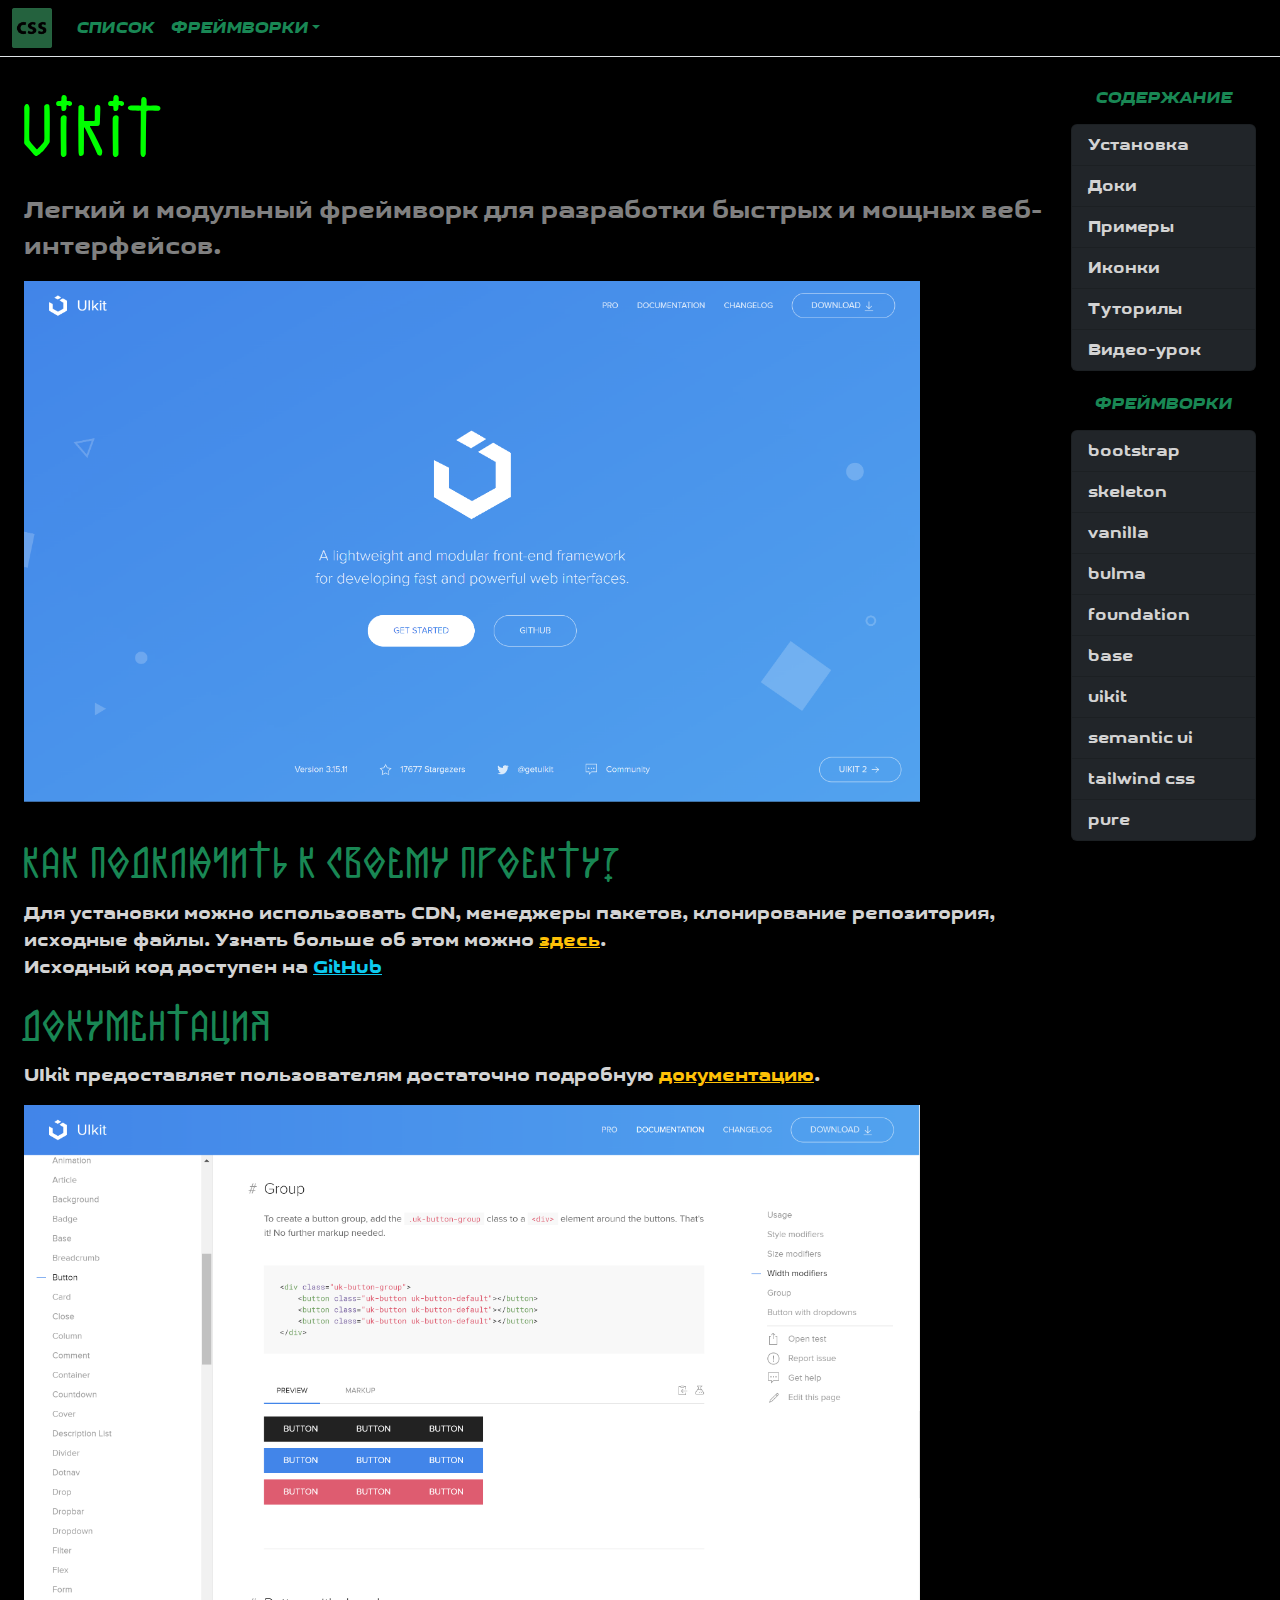
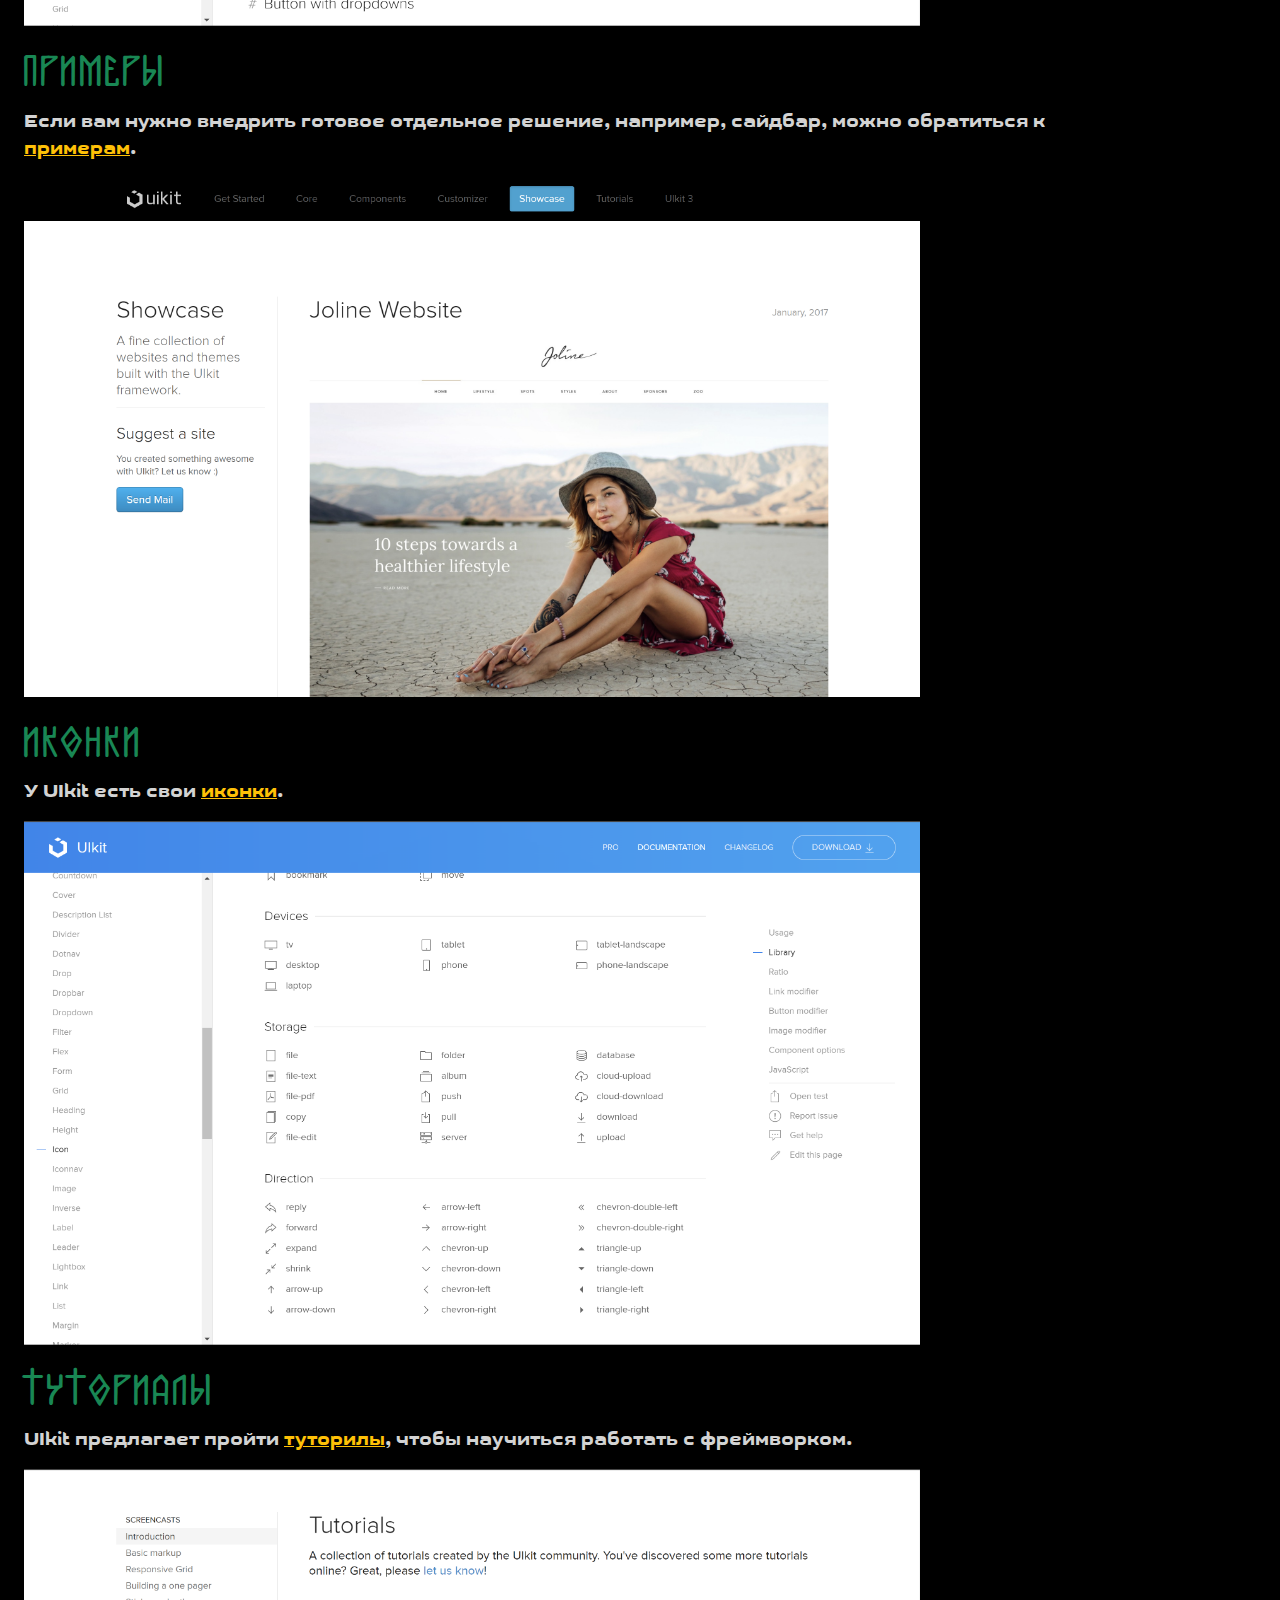
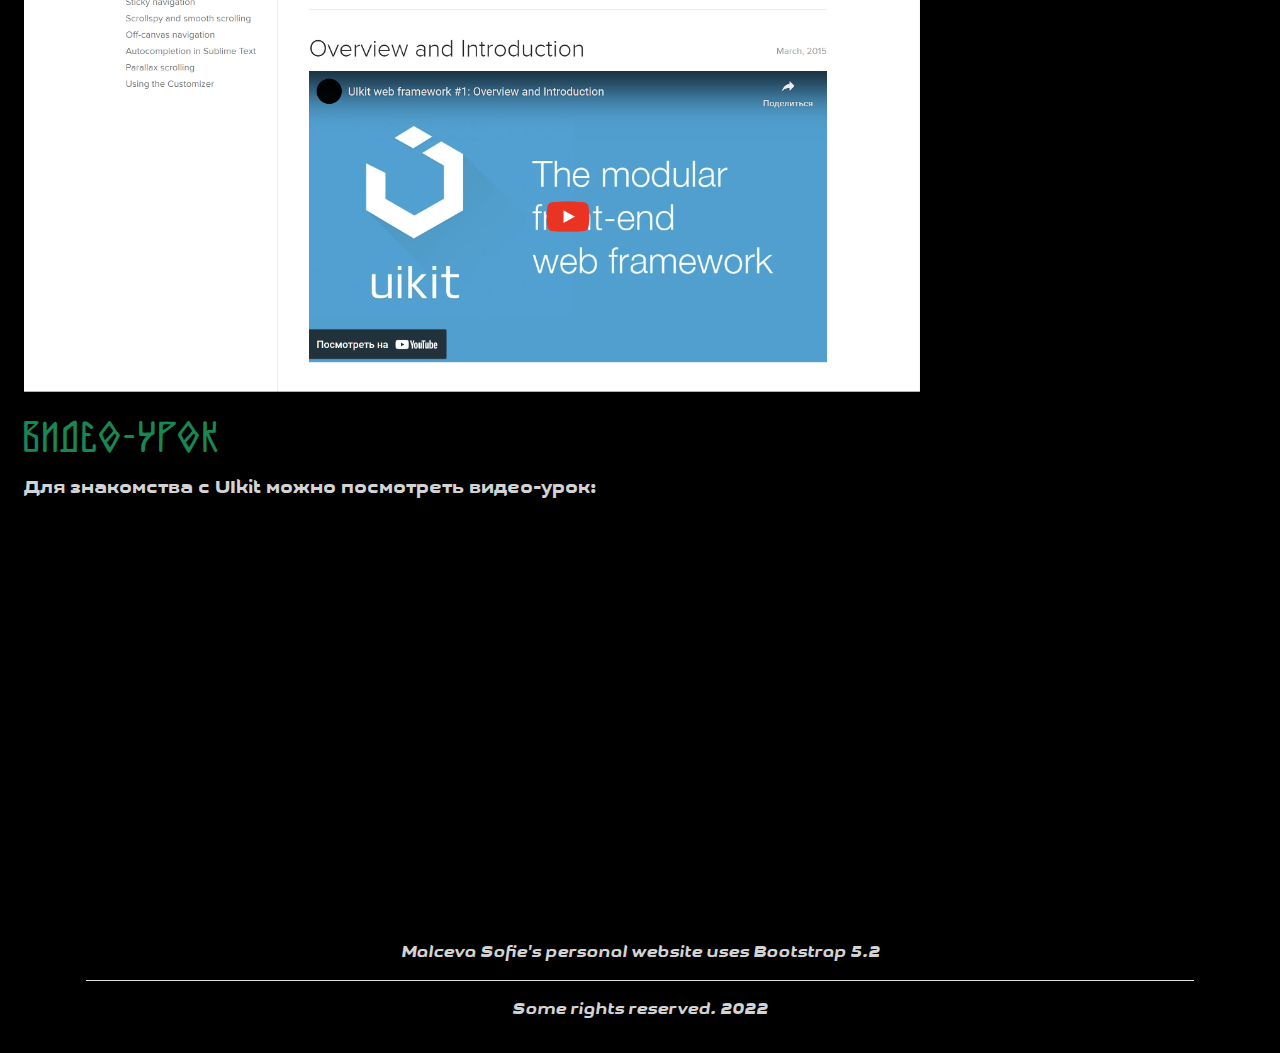
<file: uikit.html>
<!DOCTYPE html>
<html lang="en">
<head>
	<meta charset="UTF-8">
	<meta name="viewport" content="width=device-width, initial-scale=1.0">
	<title> Фреймворк UIkit </title>
	<link rel="icon" href="images/icon.png" type="image/png">
	<link rel="stylesheet" href="css/bootstrap.css">
	<link rel="stylesheet" href="css/main.css">
	<link rel="stylesheet" href="css/media.css">
	<style>
		@font-face {
			font-family: headline;
			src: local(headline), url(font/GetVoIP_Grotesque_Italic.ttf);
		}
		@font-face {
			font-family: title;
			src: local(title), url(font/galaktika.ttf);
		}
		@font-face {
			font-family: elements;
			src: local(elements), url(font/GetVoIP_Grotesque.ttf);
		}
	</style>
</head>
<body>
	<header>
		<nav class="navbar navbar-dark navbar-expand-lg border-bottom">
			<div class="container-fluid">
				<div>
					<a href="index.html" class="navbar-brand text-brand"><img class="logo" src="images/logo.png"></a>
				</div>
		  		<button class="navbar-toggler" type="button" data-bs-toggle="collapse" data-bs-target="#navbarSupportedContent" aria-controls="navbarSupportedContent" aria-expanded="false" aria-label="Toggle navigation"><span class="navbar-toggler-icon"></span></button>
		  		<div class="collapse navbar-collapse" id="navbarSupportedContent">
			  		<ul class="navbar-nav me-auto mb-2 mb-lg-0 d-flex">
			  			<li class="nav-item">
				        	<a class="nav-link text-success f-bold f-headline" aria-current="page" href="list.html">СПИСОК</a>
				        </li>
			  			<li class="nav-item dropdown">
				  			<a href="#" class="nav-link dropdown-toggle text-success f-bold f-headline" id="navbarDropdown" role="button" data-bs-toggle="dropdown" aria-expanded="false">ФРЕЙМВОРКИ</a>	
				  			<ul class="dropdown-menu bg-dark">
					  			<li>
					  				<a href="bootstrap.html" class="dropdown-item f-elements text-brand">bootstrap</a>
									<a href="skeleton.html" class="dropdown-item f-elements text-brand">skeleton</a>
					  				<a href="vanilla.html" class="dropdown-item f-elements text-brand">vanilla</a>
					  				<a href="bulma.html" class="dropdown-item f-elements text-brand">bulma</a>
					  				<a href="foundation.html" class="dropdown-item f-elements text-brand">foundation</a>
					  				<a href="base.html" class="dropdown-item f-elements text-brand">base</a>
									<a href="uikit.html" class="dropdown-item f-elements text-brand">uikit</a>
				  					<a href="semantic-ui.html" class="dropdown-item f-elements text-brand">semantic ui</a>
				  					<a href="tailwind-css.html" class="dropdown-item f-elements text-brand">tailwind css</a>
				  					<a href="pure.html" class="dropdown-item f-elements text-brand">pure</a>
				  				</li>
					  		</ul>
					  	</li>
				  	</ul>
		  		</div>
		  	</div>
		</nav>
	</header>
	<div class="container-fluid bd-gutter mt-5 my-md-4 bd-layout">
		<div class="container-fluid">
			<div class="row">
				<div class="col-12 col-xs-12 col-sm-12 col-md-12 col-lg-10 col-xl-10">
				    <main class="bd-main">
				     	<div class="align-items-center justify-content-between d-flex">
				          	<h1 class="bd-title mb-0 text-title f-title" id="content">UIkit</h1>
				    	</div>
				    	<div class="py-2"></div>
				    	<p class="bd-lead text-darkgrey f-24 f-elements">Легкий и модульный фреймворк для разработки быстрых и мощных веб-интерфейсов.</p>
				    	<a class="link-img-page" href="images/uikit.png" target="_blank" class=""><img class="img-page" src="images/uikit.png"></a>
				    	<div class="py-2 d-none d-mg-block d-sm-block"></div>
				    	<h6 class="text-center d-none d-md-block d-sm-block d-lg-none d-xl-none d-xxl-none text-success f-bold f-headline text-grey"> ОБЗОР СТРАНИЦЫ </h6>
				    	<div class="list-group py-2 d-none d-mg-block d-sm-block d-lg-none d-xl-none d-xxl-none" id="list-tab" role="tablist">
					    	<a href="#links" class="list-group-item list-group-item-action bg-dark f-elements text-grey" role="tab">Установка</a>
					    	<a href="#docs" class="list-group-item list-group-item-action bg-dark f-elements text-grey" role="tab">Доки</a>
					    	<a href="#examples" class="list-group-item list-group-item-action bg-dark f-elements text-grey" role="tab">Примеры</a>
					    	<a href="#icons" class="list-group-item list-group-item-action bg-dark f-elements text-grey" role="tab">Иконки</a>
					      	<a href="#course" class="list-group-item list-group-item-action bg-dark f-elements text-grey" role="tab">Туторилы</a>
					    	<a href="#video" class="list-group-item list-group-item-action bg-dark f-elements text-grey" role="tab">Видео-урок</a>
					    </div>
					    <div class="py-2"></div>
					    <h2 class="text-success f-48 f-title" id="links">Как подключить к своему проекту?</h2>
					    <p class="bd-lead text-grey f-18 f-elements">Для установки можно использовать CDN, менеджеры пакетов, клонирование репозитория, исходные файлы. Узнать больше об этом можно <a class="link-warning" href="https://getuikit.com/docs/installation">здесь</a>.<br>Исходный код доступен на <a class="link-info" href="https://github.com/uikit/uikit">GitHub</a></p>
					    <h2 class="text-success f-48 f-title" id="docs">Документация</h2>
					    <p class="bd-lead text-grey f-18 f-elements">UIkit предоставляет пользователям достаточно подробную <a class="link-warning" href="https://getuikit.com/docs/introduction">документацию</a>.</p>
					    <a class="link-img-page" href="images/uikit-docs.png" target="_blank" class=""><img class="img-page" src="images/uikit-docs.png"></a>
					    <div class="py-2"></div>
					    <h2 class="text-success f-48 f-title" id="examples">Примеры</h2>
					    <p class="bd-lead text-grey f-18 f-elements">Если вам нужно внедрить готовое отдельное решение, например, сайдбар, можно обратиться к <a class="link-warning" href="https://getuikit.com/v2/showcase/index.html">примерам</a>.</p>
					    <a class="link-img-page" href="images/uikit-examples.png" target="_blank" class=""><img class="img-page" src="images/uikit-examples.png"></a>
					    <div class="py-2"></div>
					    <h2 class="text-success f-48 f-title" id="icons">Иконки</h2>
					    <p class="bd-lead text-grey f-18 f-elements">У UIkit есть свои <a class="link-warning" href="https://getuikit.com/docs/icon">иконки</a>.</p>
					    <a class="link-img-page" href="images/uikit-icons.png" target="_blank" class=""><img class="img-page" src="images/uikit-icons.png"></a>
					    <div class="py-2"></div>
					    <h2 class="text-success f-48 f-title" id="course">Туториалы</h2>
					    <p class="bd-lead text-grey f-18 f-elements">UIkit предлагает пройти <a class="link-warning" href="https://getuikit.com/v2/docs/tutorials.html">туторилы</a>, чтобы научиться работать с фреймворком.</p>
					    <a class="link-img-page" href="images/uikit-tutorial.png" target="_blank" class=""><img class="img-page" src="images/uikit-tutorial.png"></a>
					    <div class="py-2"></div>
					    <h2 class="text-success f-48 f-title" id="video">Видео-урок</h2>
					    <p class="bd-lead text-grey f-18 f-elements">Для знакомства с UIkit можно посмотреть видео-урок: </p>
					    <div class="video">
					    	<iframe class="video-youtube" src="https://www.youtube.com/embed/qe5a4iNf-Zk" id="video"></iframe>
					    </div>
				    </main>
			  	</div>
			  	<div class="col-md-3 col-lg-2 col-xl-2 py-2 d-none d-lg-block">
			  		<h6 class="text-center d-none d-lg-block text-success f-bold f-headline text-grey"> СОДЕРЖАНИЕ </h6>
					<div class="list-group py-2 d-none d-md-block" id="list-tab" role="tablist">
				    	<a href="#links" class="list-group-item list-group-item-action bg-dark f-elements text-grey" role="tab">Установка</a>
				    	<a href="#docs" class="list-group-item list-group-item-action bg-dark f-elements text-grey" role="tab">Доки</a>
				    	<a href="#examples" class="list-group-item list-group-item-action bg-dark f-elements text-grey" role="tab">Примеры</a>
				    	<a href="#icons" class="list-group-item list-group-item-action bg-dark f-elements text-grey" role="tab">Иконки</a>
				    	<a href="#course" class="list-group-item list-group-item-action bg-dark f-elements text-grey" role="tab">Туторилы</a>
				    	<a href="#video" class="list-group-item list-group-item-action bg-dark f-elements text-grey" role="tab">Видео-урок</a>
				    </div>
			  		<div class="py-2"></div>
			  		<h6 class="text-center d-none d-lg-block text-success f-bold f-headline">ФРЕЙМВОРКИ</h6>
					<div class="list-group py-2 d-none d-lg-block" id="list-tab" role="tablist">
				    	<a class="list-group-item list-group-item-action bg-dark f-elements text-grey" href="bootstrap.html" role="tab">bootstrap</a>
				    	<a class="list-group-item list-group-item-action bg-dark f-elements text-grey" href="skeleton.html" role="tab">skeleton</a>
				    	<a class="list-group-item list-group-item-action bg-dark f-elements text-grey" href="vanilla.html" role="tab">vanilla</a>
				    	<a class="list-group-item list-group-item-action bg-dark f-elements text-grey" href="bulma.html" role="tab">bulma</a>
				    	<a class="list-group-item list-group-item-action bg-dark f-elements text-grey" href="foundation.html" role="tab">foundation</a>
				    	<a class="list-group-item list-group-item-action bg-dark f-elements text-grey" href="base.html" role="tab">base</a>
				    	<a class="list-group-item list-group-item-action bg-dark f-elements text-grey" href="uikit.html" role="tab">uikit</a>
				    	<a class="list-group-item list-group-item-action bg-dark f-elements text-grey" href="semantic-ui.html" role="tab">semantic ui</a>
				    	<a class="list-group-item list-group-item-action bg-dark f-elements text-grey" href="tailwind-css.html" role="tab">tailwind css</a>
				    	<a class="list-group-item list-group-item-action bg-dark f-elements text-grey" href="pure.html" role="tab">pure</a>
				    </div>
			  	</div>
			</div>
		</div>
	</div>
	<div class="container-fluid bg-black">
		<footer class="bd-footer py-2 py-md-3 mx-0 mt-4 d-flex bg-black">
			<div class="container py-2 py-md-3 px-4 px-md-3 f-headline">
				<div class="text-center border-bottom pb-3 mb-3 text-grey text-footer">
					Malceva Sofie's personal website uses Bootstrap 5.2</div>
				<div class="text-center text-grey text-footer">Some rights reserved. 2022</div>
			</div>
		</footer>
	</div>
	<script src="js/bootstrap.bundle.js"></script>
</body>
</html>
</file>
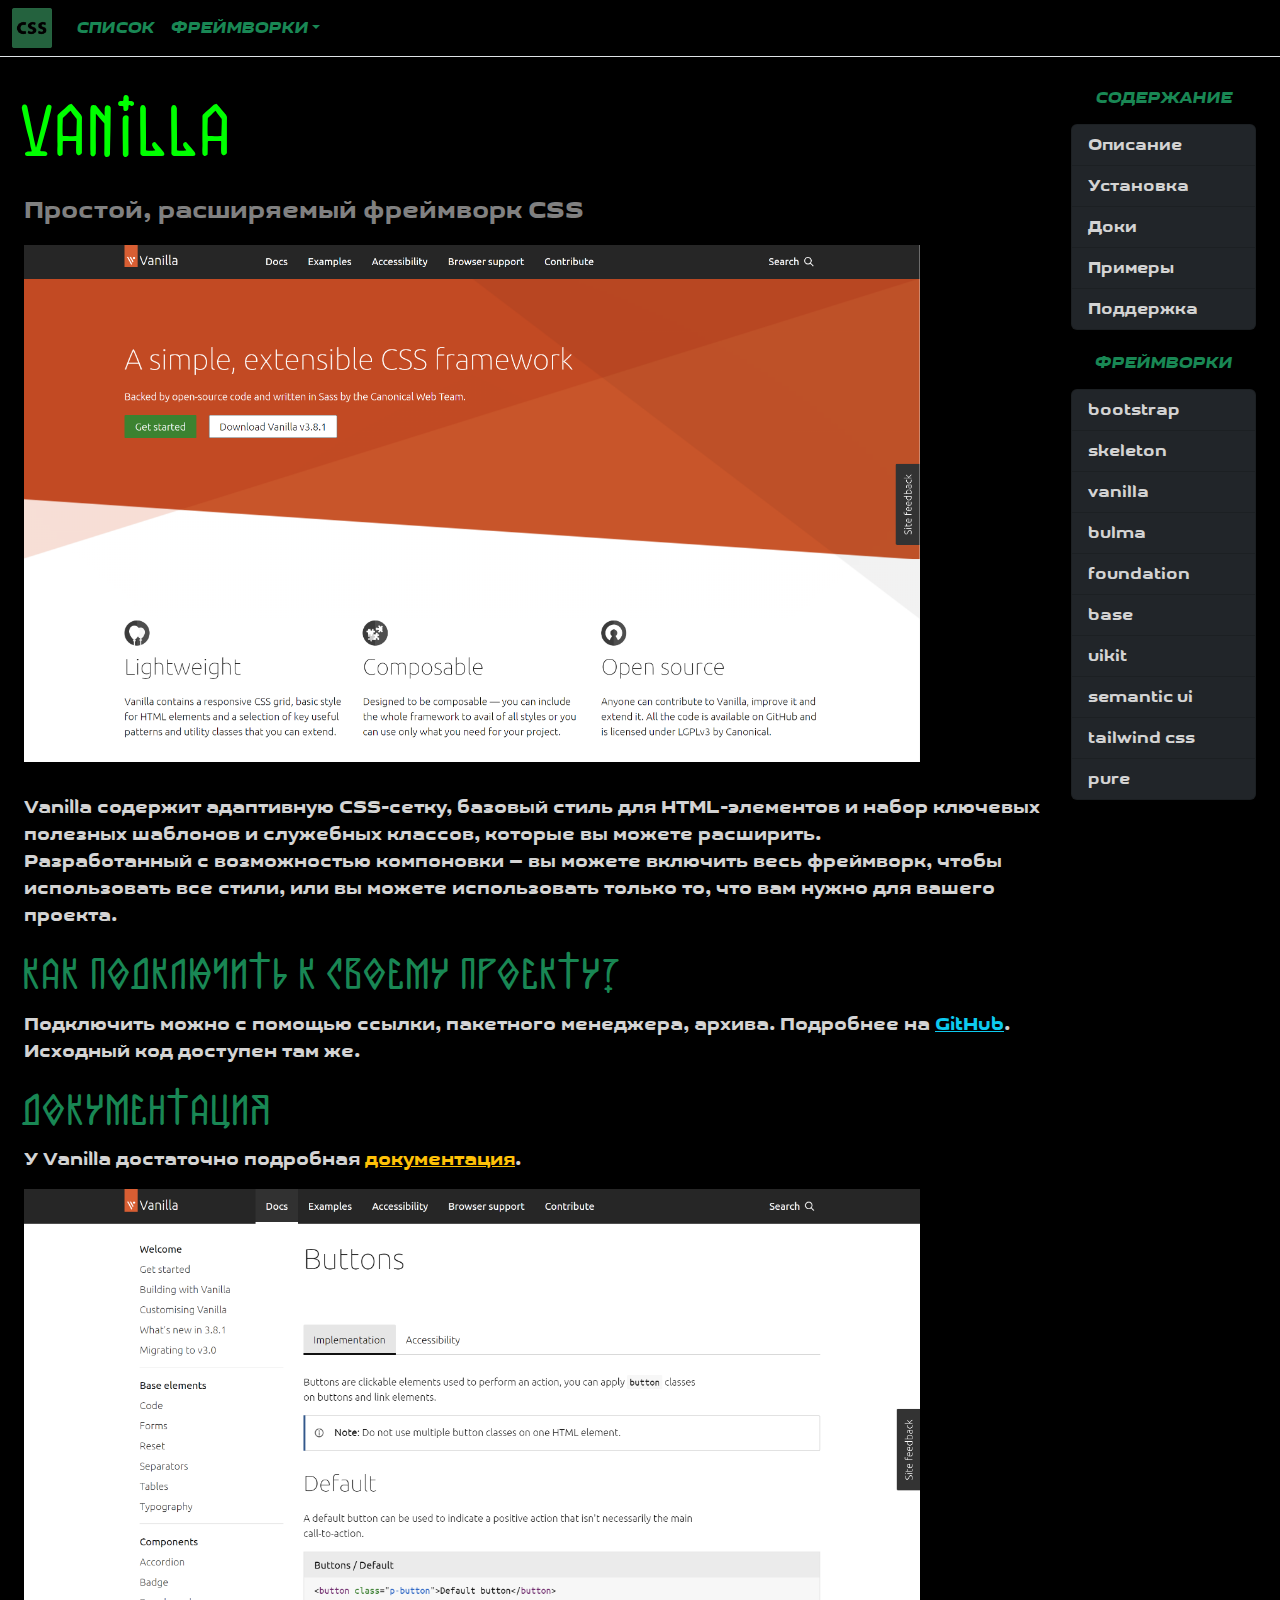
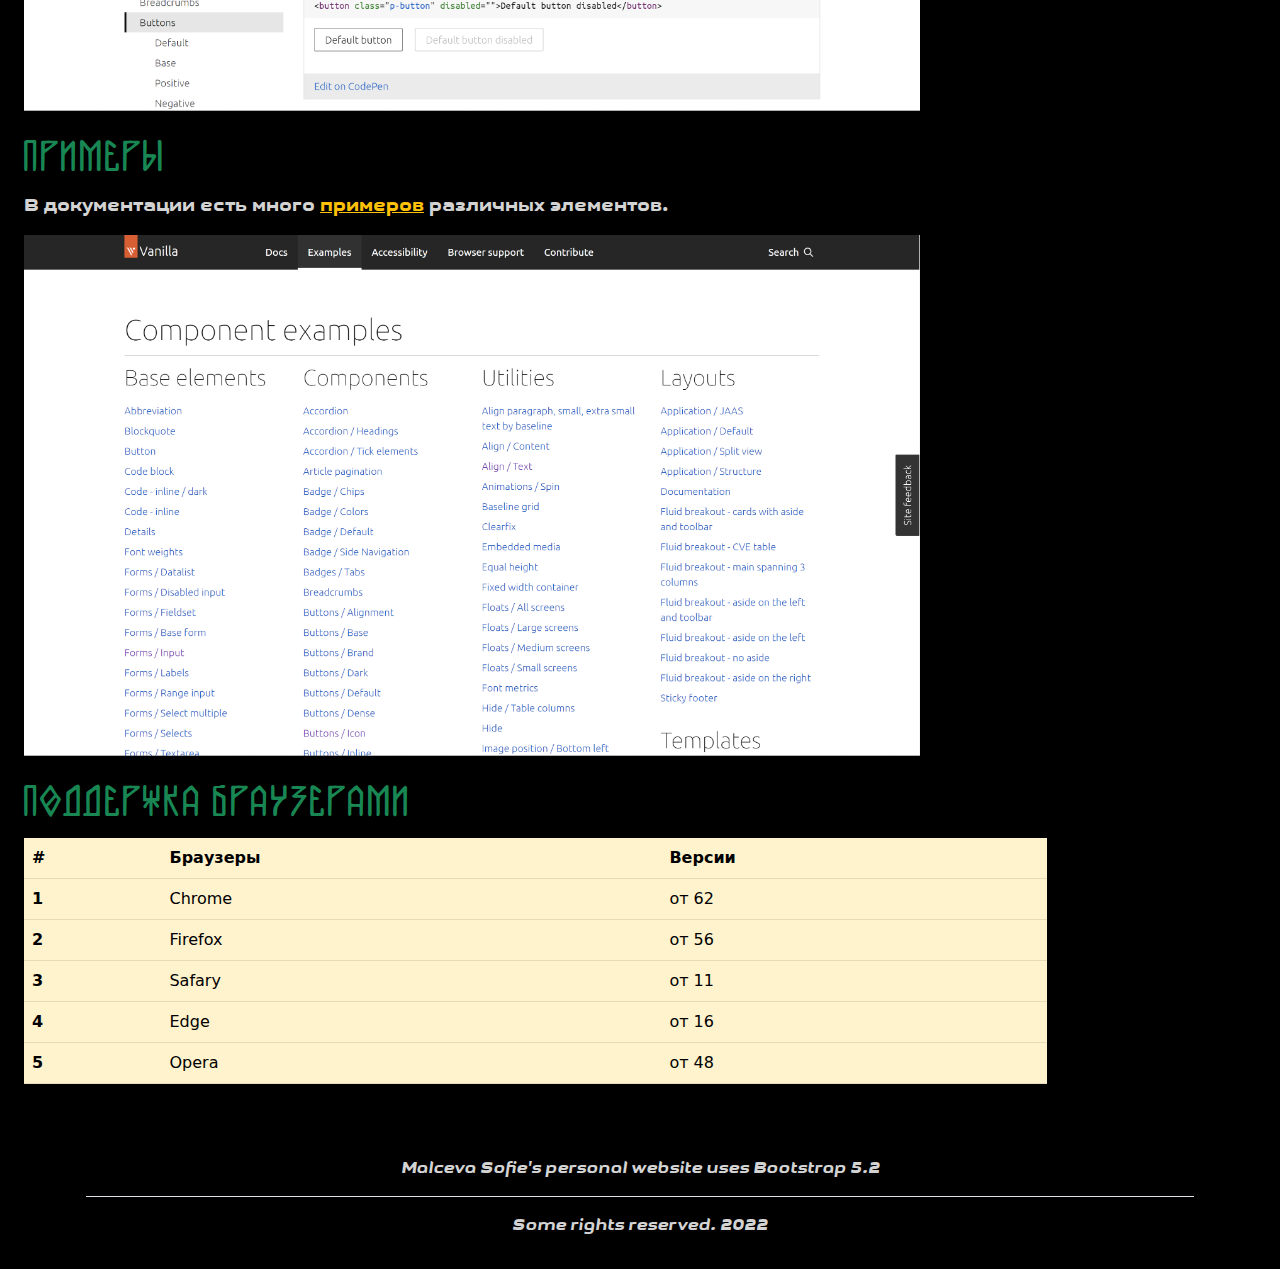
<file: vanilla.html>
<!DOCTYPE html>
<html lang="en">
<head>
	<meta charset="UTF-8">
	<meta name="viewport" content="width=device-width, initial-scale=1.0">
	<title> Фреймворк Vanilla </title>
	<link rel="icon" href="images/icon.png" type="image/png">
	<link rel="stylesheet" href="css/bootstrap.css">
	<link rel="stylesheet" href="css/main.css">
	<link rel="stylesheet" href="css/media.css">
	<style>
		@font-face {
			font-family: headline;
			src: local(headline), url(font/GetVoIP_Grotesque_Italic.ttf);
		}
		@font-face {
			font-family: title;
			src: local(title), url(font/galaktika.ttf);
		}
		@font-face {
			font-family: elements;
			src: local(elements), url(font/GetVoIP_Grotesque.ttf);
		}
	</style>
</head>
<body>
	<header>
		<nav class="navbar navbar-dark navbar-expand-lg border-bottom">
			<div class="container-fluid">
				<div>
					<a href="index.html" class="navbar-brand text-brand"><img class="logo" src="images/logo.png"></a>
				</div>
		  		<button class="navbar-toggler" type="button" data-bs-toggle="collapse" data-bs-target="#navbarSupportedContent" aria-controls="navbarSupportedContent" aria-expanded="false" aria-label="Toggle navigation"><span class="navbar-toggler-icon"></span></button>
		  		<div class="collapse navbar-collapse" id="navbarSupportedContent">
			  		<ul class="navbar-nav me-auto mb-2 mb-lg-0 d-flex">
			  			<li class="nav-item">
				        	<a class="nav-link text-success f-bold f-headline" aria-current="page" href="list.html">СПИСОК</a>
				        </li>
			  			<li class="nav-item dropdown">
				  			<a href="#" class="nav-link dropdown-toggle text-success f-bold f-headline" id="navbarDropdown" role="button" data-bs-toggle="dropdown" aria-expanded="false">ФРЕЙМВОРКИ</a>	
				  			<ul class="dropdown-menu bg-dark">
					  			<li>
					  				<a href="bootstrap.html" class="dropdown-item f-elements text-brand">bootstrap</a>
									<a href="skeleton.html" class="dropdown-item f-elements text-brand">skeleton</a>
					  				<a href="vanilla.html" class="dropdown-item f-elements text-brand">vanilla</a>
					  				<a href="bulma.html" class="dropdown-item f-elements text-brand">bulma</a>
					  				<a href="foundation.html" class="dropdown-item f-elements text-brand">foundation</a>
					  				<a href="base.html" class="dropdown-item f-elements text-brand">base</a>
									<a href="uikit.html" class="dropdown-item f-elements text-brand">uikit</a>
				  					<a href="semantic-ui.html" class="dropdown-item f-elements text-brand">semantic ui</a>
				  					<a href="tailwind-css.html" class="dropdown-item f-elements text-brand">tailwind css</a>
				  					<a href="pure.html" class="dropdown-item f-elements text-brand">pure</a>
				  				</li>
					  		</ul>
					  	</li>
				  	</ul>
		  		</div>
		  	</div>
		</nav>
	</header>
	<div class="container-fluid bd-gutter mt-5 my-md-4 bd-layout">
		<div class="container-fluid">
			<div class="row">
				<div class="col-12 col-xs-12 col-sm-12 col-md-12 col-lg-10 col-xl-10">
				    <main class="bd-main">
				     	<div class="align-items-center justify-content-between d-flex">
				          	<h1 class="bd-title mb-0 text-title f-title" id="content">Vanilla</h1>
				    	</div>
				    	<div class="py-2"></div>
				    	<p class="bd-lead text-darkgrey f-24 f-elements">Простой, расширяемый фреймворк CSS</p>
				    	<a class="link-img-page" href="images/vanilla.png" target="_blank" class=""><img class="img-page" src="images/vanilla.png"></a>
				    	<div class="py-2 d-none d-mg-block d-sm-block"></div>
				    	<h6 class="text-center d-none d-md-block d-sm-block d-lg-none d-xl-none d-xxl-none text-success f-bold f-headline text-grey"> ОБЗОР СТРАНИЦЫ </h6>
				    	<div class="list-group py-2 d-none d-mg-block d-sm-block d-lg-none d-xl-none d-xxl-none" id="list-tab" role="tablist">
					    	<a href="#description" class="list-group-item list-group-item-action bg-dark f-elements text-grey" role="tab">Описание</a>
					    	<a href="#links" class="list-group-item list-group-item-action bg-dark f-elements text-grey" role="tab">Установка</a>
					    	<a href="#docs" class="list-group-item list-group-item-action bg-dark f-elements text-grey" role="tab">Доки</a>
					    	<a href="#examples" class="list-group-item list-group-item-action bg-dark f-elements text-grey" role="tab">Примеры</a>
					    	<a href="#browsers" class="list-group-item list-group-item-action bg-dark f-elements text-grey" role="tab">Поддержка</a>
					    </div>
					    <div class="py-2"></div>
					    <p class="bd-lead text-grey f-18 f-elements" id="description">Vanilla содержит адаптивную CSS-сетку, базовый стиль для HTML-элементов и набор ключевых полезных шаблонов и служебных классов, которые вы можете расширить.<br>Разработанный с возможностью компоновки — вы можете включить весь фреймворк, чтобы использовать все стили, или вы можете использовать только то, что вам нужно для вашего проекта.</p>
					    <h2 class="text-success f-48 f-title" id="links">Как подключить к своему проекту?</h2>
					    <p class="bd-lead text-grey f-18 f-elements">Подключить можно с помощью ссылки, пакетного менеджера, архива. Подробнее на <a class="link-info" href="https://github.com/canonical/vanilla-framework">GitHub</a>. Исходный код доступен там же.</p>
					    <h2 class="text-success f-48 f-title" id="docs">Документация</h2>
					    <p class="bd-lead text-grey f-18 f-elements">У Vanilla достаточно подробная <a class="link-warning" href="https://vanillaframework.io/docs">документация</a>.</p>
					    <a class="link-img-page" href="images/vanilla-docs.png" target="_blank" class=""><img class="img-page" src="images/vanilla-docs.png"></a>
					    <div class="py-2"></div>
					    <h2 class="text-success f-48 f-title" id="examples">Примеры</h2>
					    <p class="bd-lead text-grey f-18 f-elements">В документации есть много <a class="link-warning" href="https://vanillaframework.io/docs/examples">примеров</a> различных элементов.</p>
					    <a class="link-img-page" href="images/vanilla-examples.png" target="_blank" class=""><img class="img-page" src="images/vanilla-examples.png"></a>
					    <div class="py-2"></div>
					    <h2 class="text-success f-48 f-title" id="browsers">Поддержка браузерами</h2>
					    <table class="table table-warning">
						  	<thead>
						    	<tr>
						      		<th scope="col">#</th>
						      		<th scope="col">Браузеры</th>
						      		<th scope="col">Версии</th>
						    	</tr>
						  	</thead>
						  	<tbody>
						    	<tr>
						      		<th scope="row">1</th>
						      		<td>Chrome</td>
						      		<td>от 62</td>
						    	</tr>
						    	<tr>
						      		<th scope="row">2</th>
						      		<td>Firefox</td>
						      		<td>от 56</td>
						    	</tr>
						    	<tr>
						      		<th scope="row">3</th>
						      		<td>Safary</td>
						      		<td>от 11</td>
						    	</tr>
						    	<tr>
						      		<th scope="row">4</th>
						      		<td>Edge</td>
						      		<td>от 16</td>
						    	</tr>
						    	<tr>
						      		<th scope="row">5</th>
						      		<td>Opera</td>
						      		<td>от 48</td>
						    	</tr>
						  	</tbody>
						</table>
				    </main>
			  	</div>
			  	<div class="col-md-3 col-lg-2 col-xl-2 py-2 d-none d-lg-block">
			  		<h6 class="text-center d-none d-lg-block text-success f-bold f-headline text-grey"> СОДЕРЖАНИЕ </h6>
					<div class="list-group py-2 d-none d-md-block" id="list-tab" role="tablist">
				    	<a href="#description" class="list-group-item list-group-item-action bg-dark f-elements text-grey" role="tab">Описание</a>
				    	<a href="#links" class="list-group-item list-group-item-action bg-dark f-elements text-grey" role="tab">Установка</a>
				    	<a href="#docs" class="list-group-item list-group-item-action bg-dark f-elements text-grey" role="tab">Доки</a>
				    	<a href="#examples" class="list-group-item list-group-item-action bg-dark f-elements text-grey" role="tab">Примеры</a>
				    	<a href="#browsers" class="list-group-item list-group-item-action bg-dark f-elements text-grey" role="tab">Поддержка</a>
				    </div>
			  		<div class="py-2"></div>
			  		<h6 class="text-center d-none d-lg-block text-success f-bold f-headline">ФРЕЙМВОРКИ</h6>
					<div class="list-group py-2 d-none d-lg-block" id="list-tab" role="tablist">
				    	<a class="list-group-item list-group-item-action bg-dark f-elements text-grey" href="bootstrap.html" role="tab">bootstrap</a>
				    	<a class="list-group-item list-group-item-action bg-dark f-elements text-grey" href="skeleton.html" role="tab">skeleton</a>
				    	<a class="list-group-item list-group-item-action bg-dark f-elements text-grey" href="vanilla.html" role="tab">vanilla</a>
				    	<a class="list-group-item list-group-item-action bg-dark f-elements text-grey" href="bulma.html" role="tab">bulma</a>
				    	<a class="list-group-item list-group-item-action bg-dark f-elements text-grey" href="foundation.html" role="tab">foundation</a>
				    	<a class="list-group-item list-group-item-action bg-dark f-elements text-grey" href="base.html" role="tab">base</a>
				    	<a class="list-group-item list-group-item-action bg-dark f-elements text-grey" href="uikit.html" role="tab">uikit</a>
				    	<a class="list-group-item list-group-item-action bg-dark f-elements text-grey" href="semantic-ui.html" role="tab">semantic ui</a>
				    	<a class="list-group-item list-group-item-action bg-dark f-elements text-grey" href="tailwind-css.html" role="tab">tailwind css</a>
				    	<a class="list-group-item list-group-item-action bg-dark f-elements text-grey" href="pure.html" role="tab">pure</a>
				    </div>
			  	</div>
			</div>
		</div>
	</div>
	<div class="container-fluid bg-black">
		<footer class="bd-footer py-2 py-md-3 mx-0 mt-4 d-flex bg-black">
			<div class="container py-2 py-md-3 px-4 px-md-3 f-headline">
				<div class="text-center border-bottom pb-3 mb-3 text-grey text-footer">
					Malceva Sofie's personal website uses Bootstrap 5.2</div>
				<div class="text-center text-grey text-footer">Some rights reserved. 2022</div>
			</div>
		</footer>
	</div>
	<script src="https://cdn.jsdelivr.net/npm/bootstrap@5.2.2/dist/js/bootstrap.bundle.min.js" integrity="sha384-OERcA2EqjJCMA+/3y+gxIOqMEjwtxJY7qPCqsdltbNJuaOe923+mo//f6V8Qbsw3" crossorigin="anonymous"></script>
</body>
</html>
</file>
<file: css/main.css>
body {
	background-color: black;
}
.text-brand {
	color: #189537;
}
.text-grey {
	color: lightgray;
}
.text-darkgrey {
	color: gray;
}
.f-bold {
	font-weight: bold;
}
.text-title {
	color: lime;
}
.f-headline {
	font-family: headline, 'Amatic SC', cursive;
}
.f-title {
	font-family: title, 'Amatic SC', cursive;
}
.f-elements {
	font-family: elements, 'Amatic SC', cursive;
}
.logo {
	max-width: 40px;
}
.bg-black {
	background-color: black;
}
.f-48 {
	font-size: 48px;
}
.f-24 {
	font-size: 24px;
}
.f-18 {
	font-size: 18px;
}
.bd-title {
	font-size: 80px;
}
.video-youtube {
	width: 50vw;
	height: calc(50vw * 9 / 16);
}
.list-group-item:hover {
	color: lime;
}
.list-group-item:focus {
	border-color: lime;
}
.list-group-item.active {
	border-color: lime;
}
.img-page {
	width: 70vw;
}
.img-page:hover {
	filter: brightness(1.2);
	box-shadow: 0 0 30px rgba(100, 255, 100, 0.8);
	transition: 0.3s;
}
.table-violet {
	background-color: #d8bfd8;
}
.table-orange {
	background-color: #ffe2bd;
}
.table-pink {
	background-color: #ffd1dc;
}
.table-red {
	background-color: #ffccbd;
}
</file>
<file: css/media.css>
@media all and (max-width: 455px) {
	.text-title {
		font-size: 15vw;
	}
	.f-48 {
		font-size: 8vw;
	}
	.f-24 {
		font-size: 6vw;
	}
	.f-18 {
		font-size: 4vw;
	}
	.no-xs {
		display: none;
	}
	.text-footer {
		font-size: 4vw;
	}
	.table {
		font-size: 4vw;
	}
	.logo {
		width: 20vw;
	}
}
@media all and (max-width: 992px) {
	.video-youtube {
		width: 70vw;
		height: calc(75vw * 9 / 16);
	}
}
</file>
